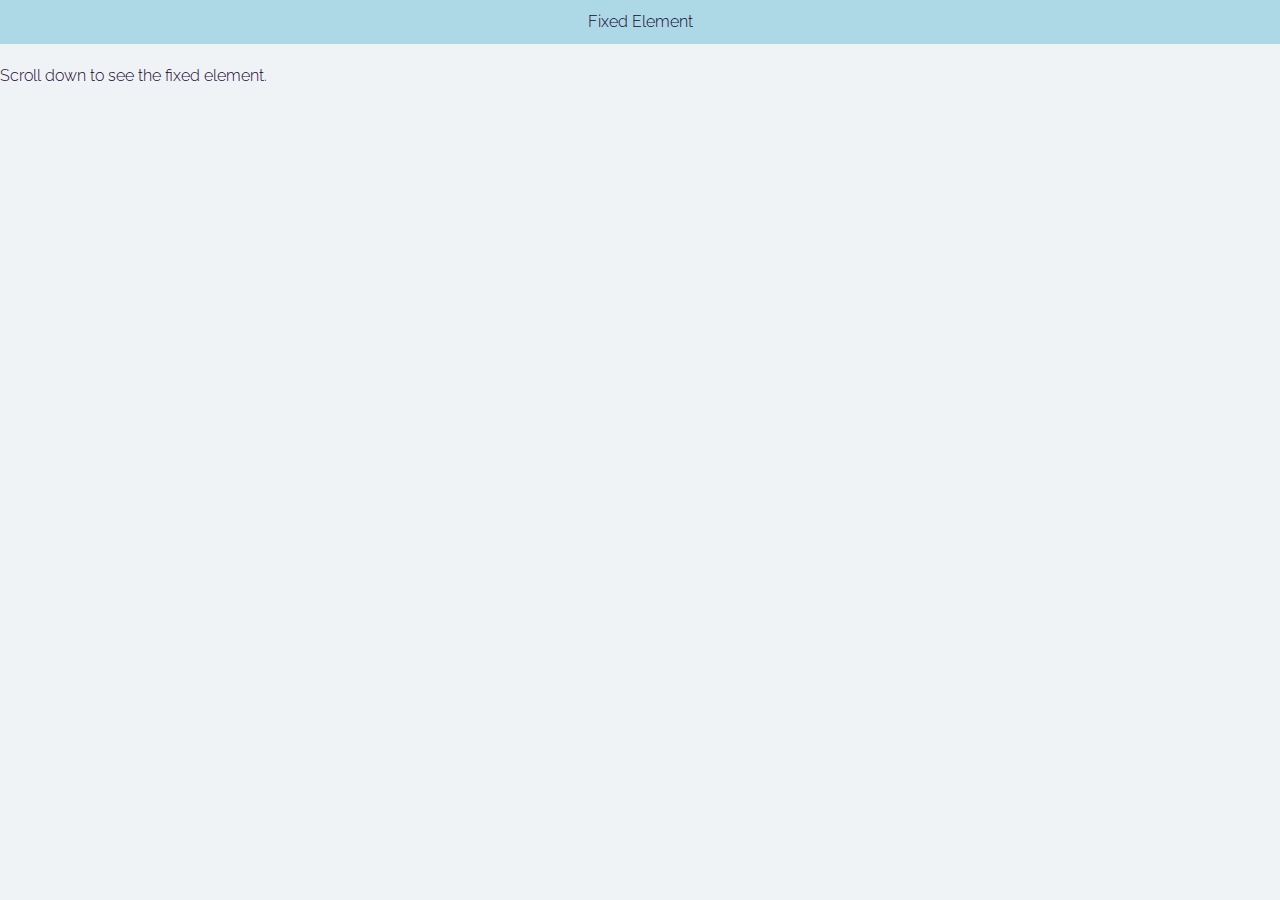
<file: experience.html>
<!DOCTYPE html>
<html lang="es">
<head>
    <meta charset="UTF-8">
    <meta name="viewport" content="width=device-width, initial-scale=1, maximum-scale=1">
    <title>Título de la página</title>
    <!-- Aquí puedes agregar enlaces a tus archivos CSS -->
    <link rel="stylesheet" href="stylesheet.css">
    <link rel="stylesheet" href="project-preview.css">
    <link rel="stylesheet" href="mobile-style.css">
    <link rel="stylesheet" href="modal.css">
    <!-- fonts -->
    <link rel="preconnect" href="https://fonts.googleapis.com">
    <link rel="preconnect" href="https://fonts.gstatic.com" crossorigin>
    <link href="https://fonts.googleapis.com/css2?family=Raleway:ital,wght@0,100..900;1,100..900&family=Space+Mono:ital,wght@0,400;0,700;1,400;1,700&display=swap" rel="stylesheet">
    <!-- También puedes agregar enlaces a tus archivos JavaScript -->
    <!-- <script src="script.js"></script> -->
</head>
<body>
    <div class="fixed-element">
        Fixed Element
    </div>
    <div class="content">
        Scroll down to see the fixed element.
    </div>

</body>
</html>
</file>
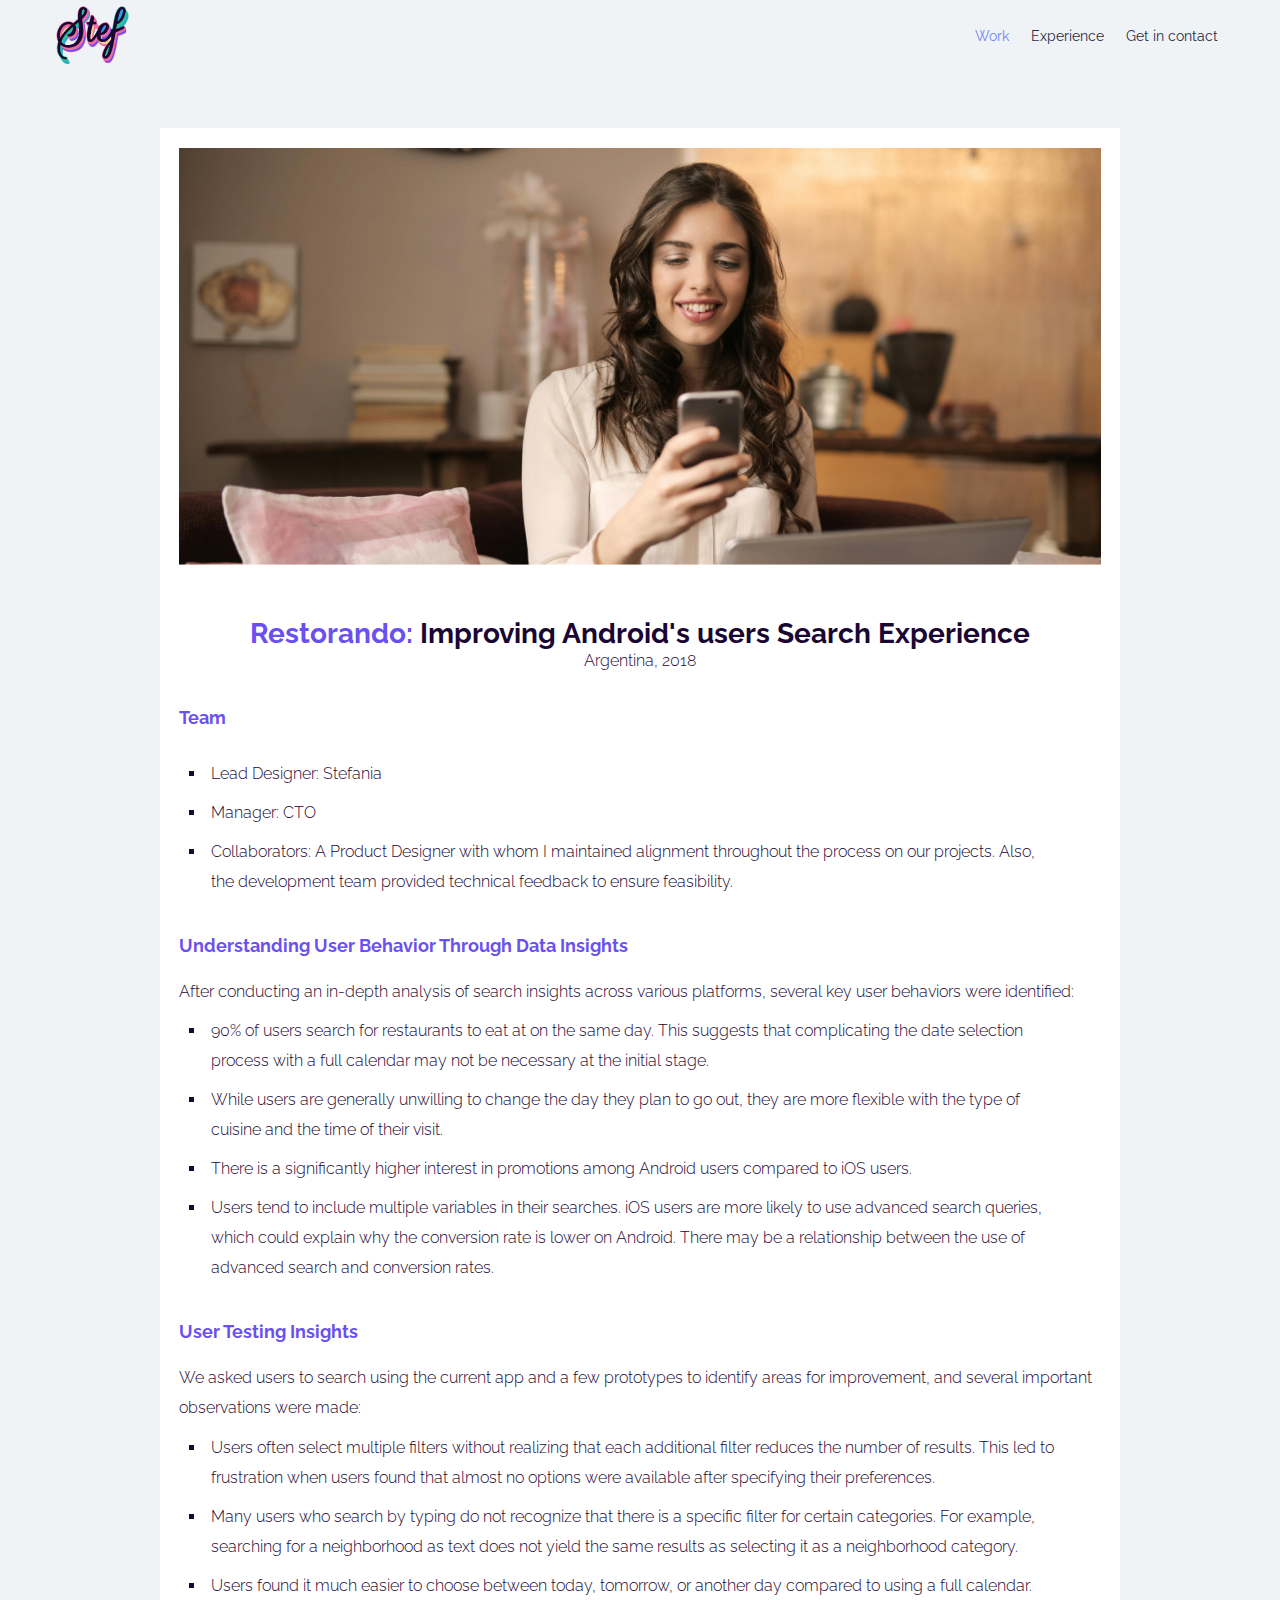
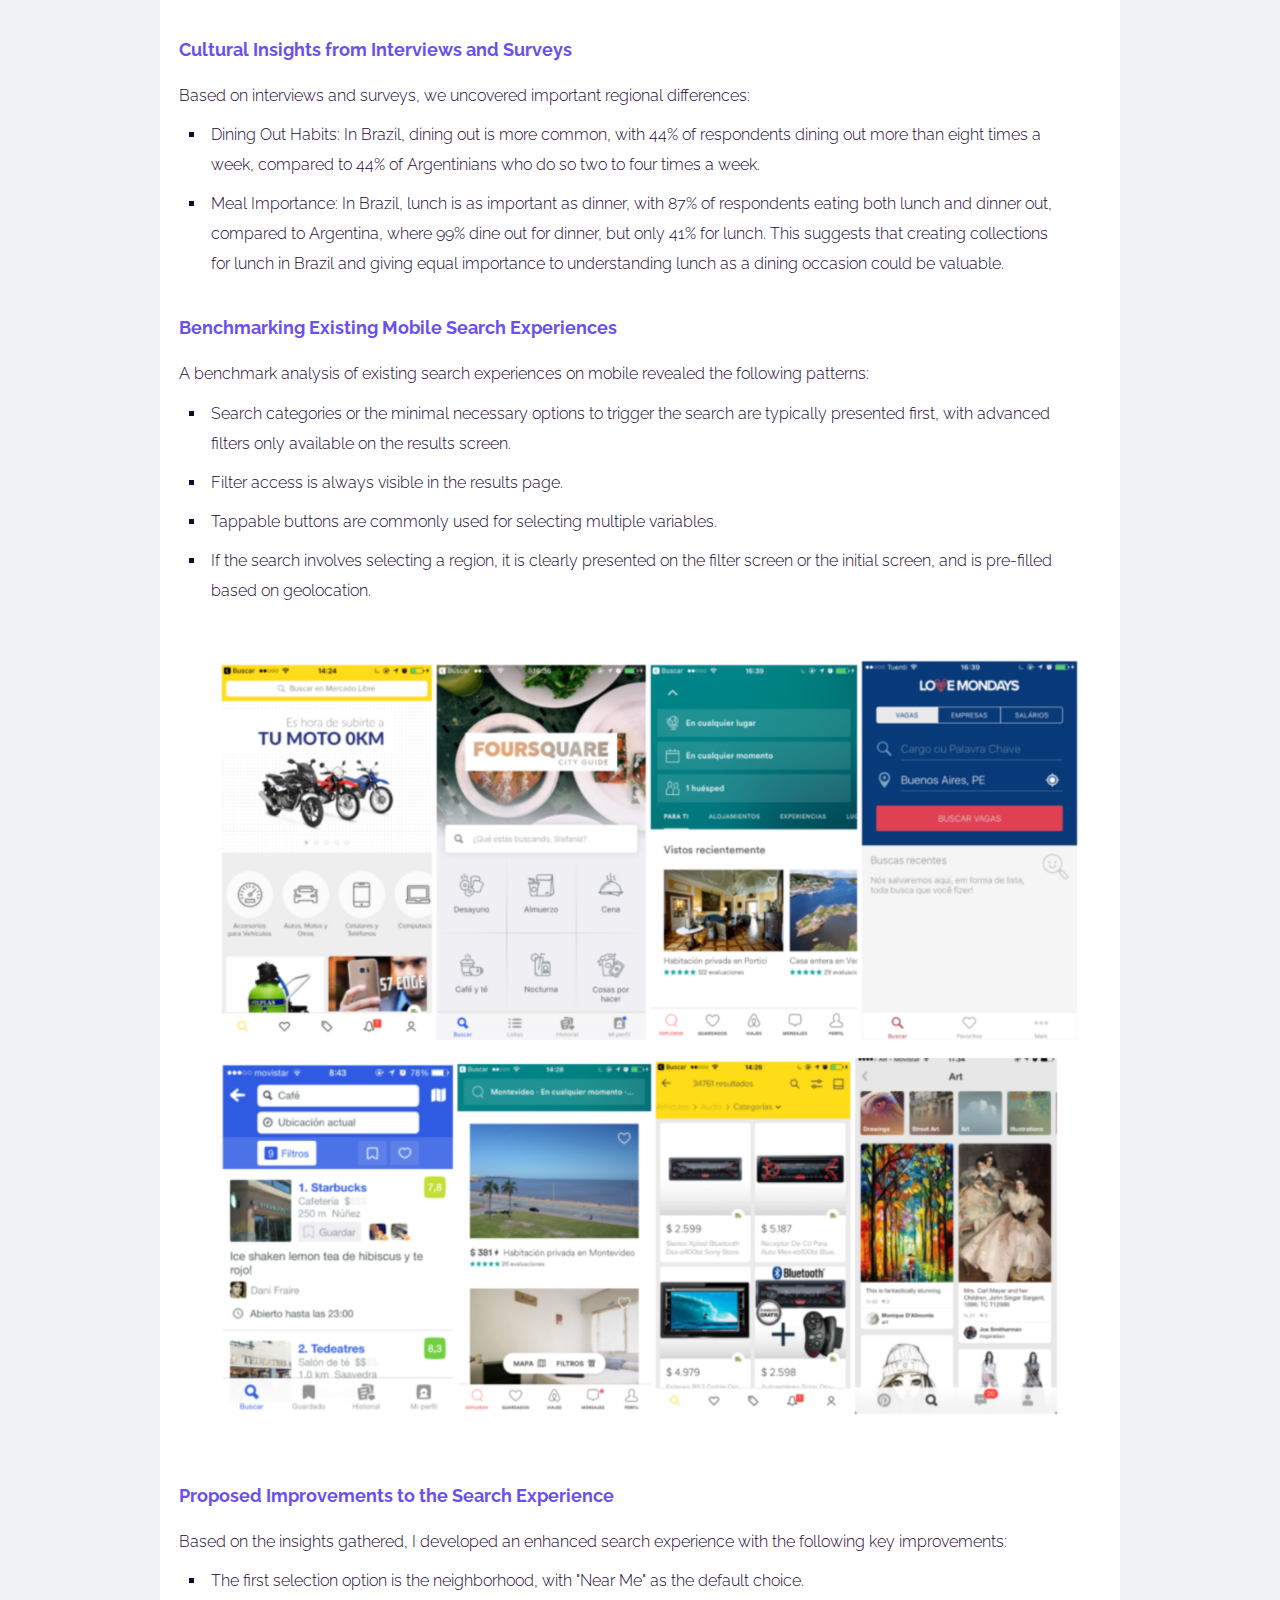
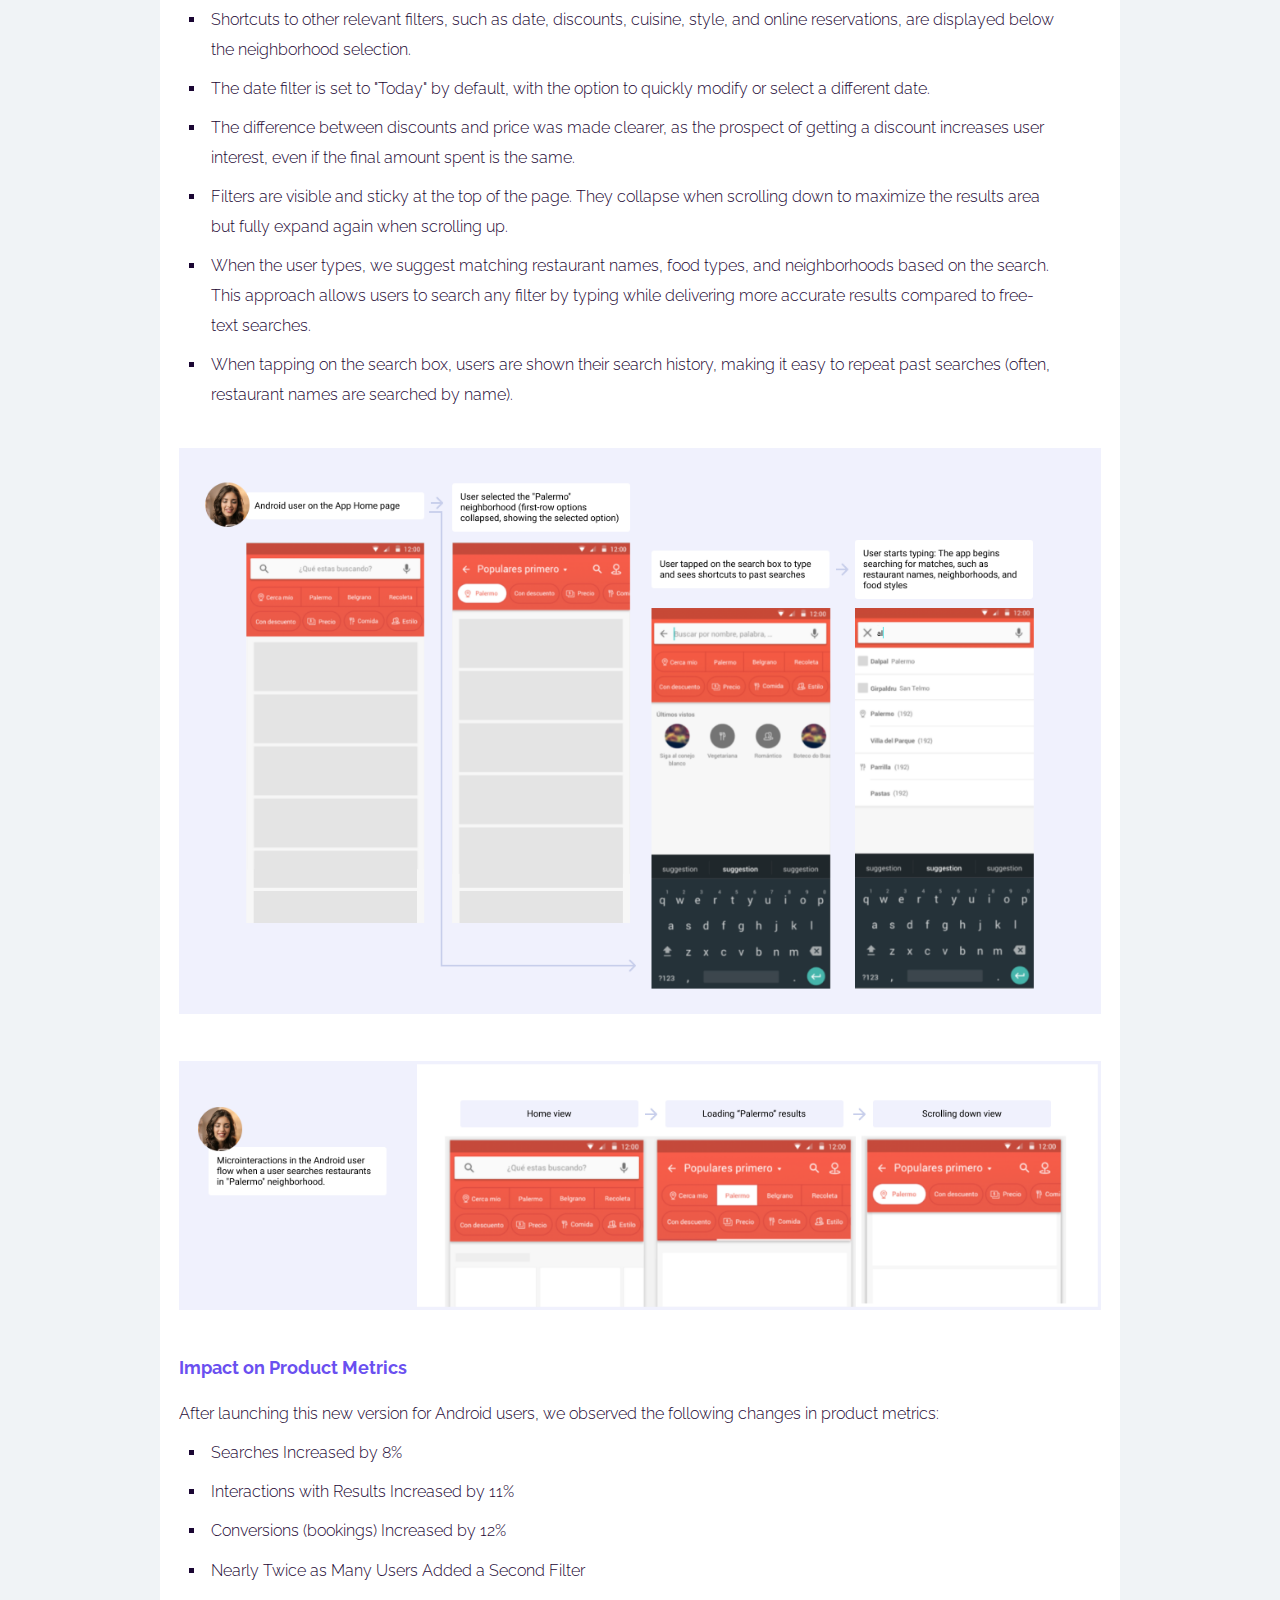
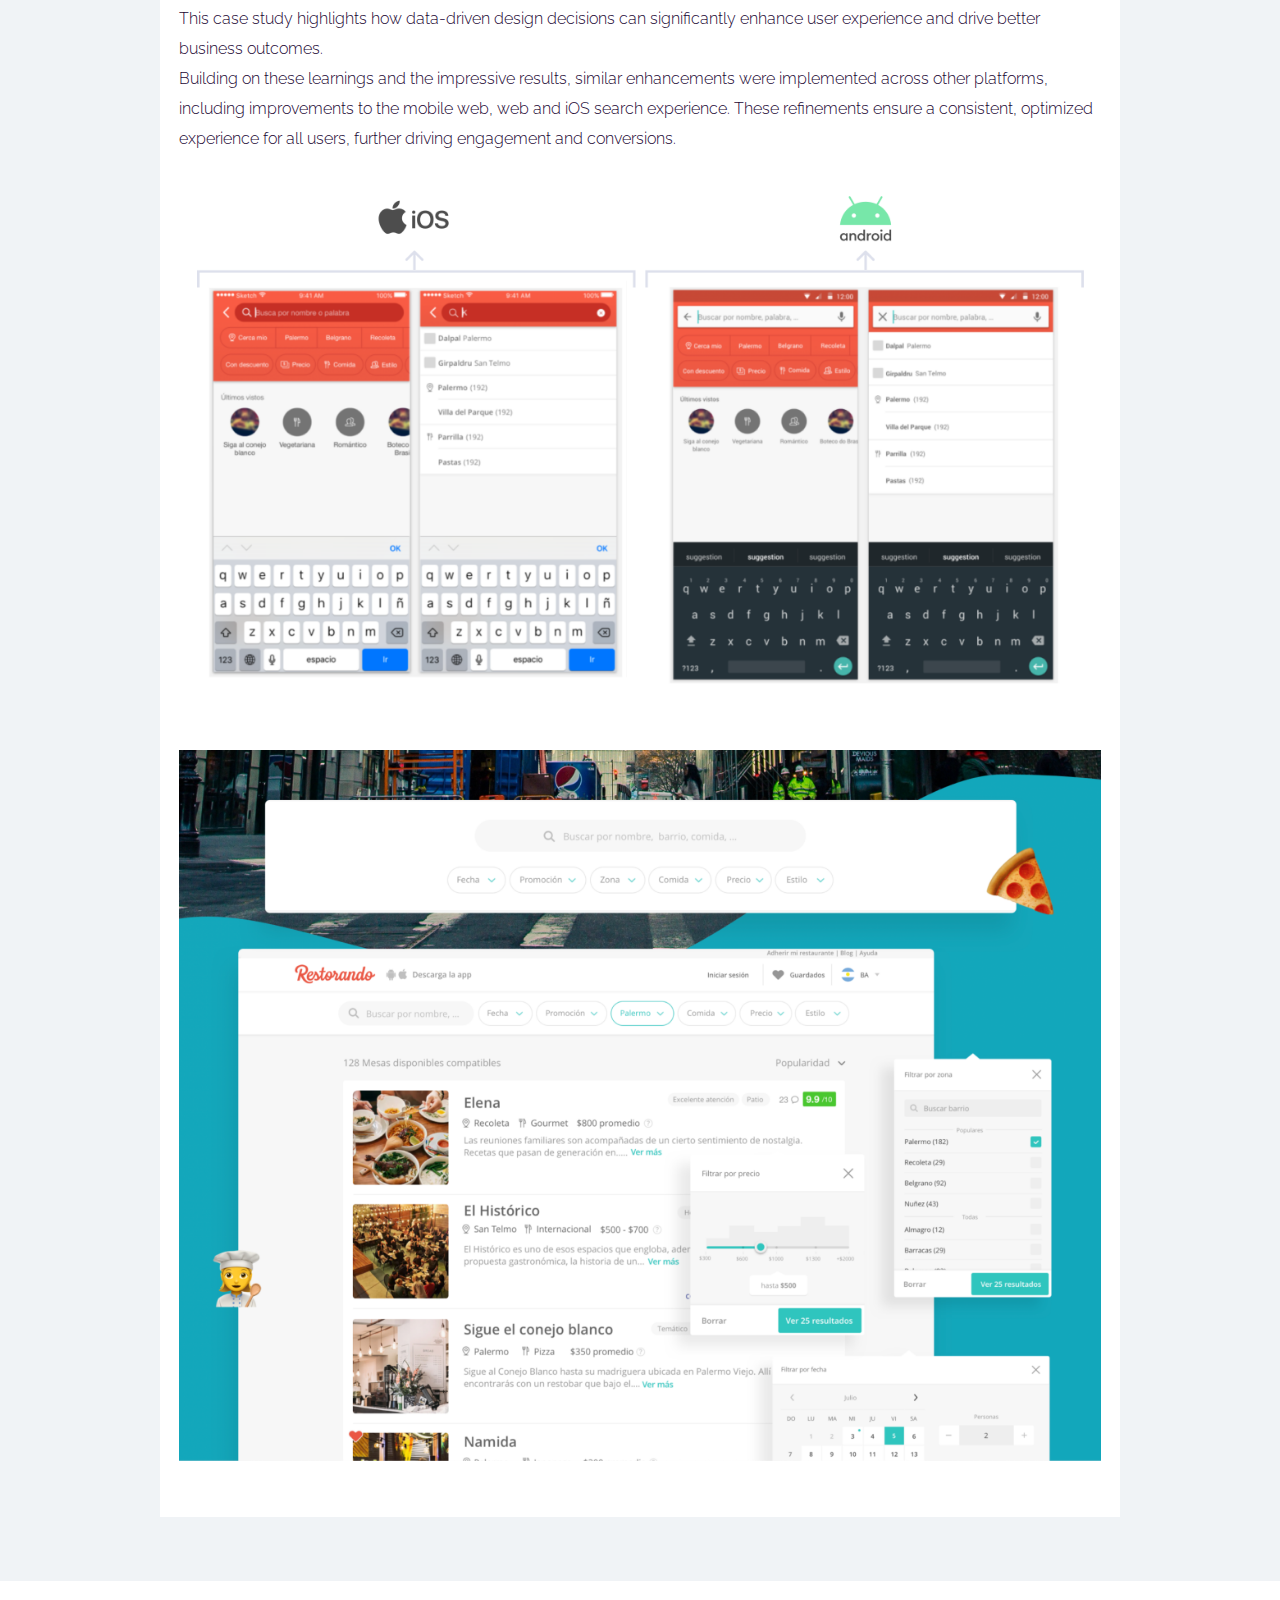
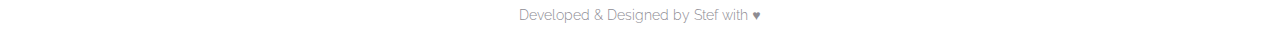
<file: project-androidsearch.html>
<!DOCTYPE html>
<html lang="es">
<head>
    <script async src="https://www.googletagmanager.com/gtag/js?id=G-R8P01XBKVN"></script>
    <script>
      window.dataLayer = window.dataLayer || [];
      function gtag(){dataLayer.push(arguments);}
      gtag('js', new Date());

      gtag('config', 'G-R8P01XBKVN');
    </script>

    <meta charset="UTF-8">
    <title>Stefania Spangenberg</title>
    <link rel="stylesheet" href="stylesheet.css">
    <link rel="stylesheet" href="project-preview.css">
    <link rel="stylesheet" href="mobile-style.css">
    <link rel="stylesheet" href="modal.css">
    <link rel="icon" href="img/favicon.ico" type="image/x-icon">
    <meta name="viewport" content="width=device-width, initial-scale=1, maximum-scale=1">

    <!-- fonts -->
    <link rel="preconnect" href="https://fonts.googleapis.com">
    <link rel="preconnect" href="https://fonts.gstatic.com" crossorigin>
    <link href="https://fonts.googleapis.com/css2?family=Raleway:ital,wght@0,100..900;1,100..900&family=Space+Mono:ital,wght@0,400;0,700;1,400;1,700&display=swap" rel="stylesheet">
    <!-- Google tag (gtag.js) -->
</head>
<body>
  <div class="projectPage">
    <div class="header">
    <img loading="lazy" srcset="img/logo.png" class="img" onclick="redirectToPage('index.html')"/>
    <div class="menu-options">
      <a href="index.html#seeWork" class="selected">Work</a>
      <!--<a href="process.html" class="unselected">Process</a>-->
      <a href="https://www.linkedin.com/in/stefasp/" target="_blank" class="unselected">Experience</a>
      <a href="#getInContactBox" class="unselected" >Get in contact</a>
    </div>
  </div>
    <div class="full-container">
      <div class="modal-content">
          <div class="modal-text">
              <img src="img/projects/android/cover.png">
              <div class="title">
                  <h1><span class="highlight">Restorando:</span> Improving Android's users Search Experience</h1>
                  <p>Argentina, 2018</p>
              </div>
              <h2>Team</h2>
              <ul>
                <li>Lead Designer: Stefania</li>
                <li>Manager: CTO</li>
                <li>Collaborators: A Product Designer with whom I maintained alignment throughout the process on our projects. Also, the development team provided technical feedback to ensure feasibility.</li>
              </ul>
              <h2>Understanding User Behavior Through Data Insights</h2>
              <p>After conducting an in-depth analysis of search insights across various platforms, several key user behaviors were identified:</p>
              <ul>
                <li>90% of users search for restaurants to eat at on the same day. This suggests that complicating the date selection process with a full calendar may not be necessary at the initial stage.</li>
                <li>While users are generally unwilling to change the day they plan to go out, they are more flexible with the type of cuisine and the time of their visit.</li>
                <li>There is a significantly higher interest in promotions among Android users compared to iOS users.</li>
                <li>Users tend to include multiple variables in their searches. iOS users are more likely to use advanced search queries, which could explain why the conversion rate is lower on Android. There may be a relationship between the use of advanced search and conversion rates.</li>
              </ul>
              
              <h2>User Testing Insights</h2>
              <p>We asked users to search using the current app and a few prototypes to identify areas for improvement, and several important observations were made:</p>
              <ul>
                <li>Users often select multiple filters without realizing that each additional filter reduces the number of results. This led to frustration when users found that almost no options were available after specifying their preferences.</li>
                <li>Many users who search by typing do not recognize that there is a specific filter for certain categories. For example, searching for a neighborhood as text does not yield the same results as selecting it as a neighborhood category.</li>
                <li>Users found it much easier to choose between today, tomorrow, or another day compared to using a full calendar.</li>
              </ul>

              <h2>Cultural Insights from Interviews and Surveys</h2>
              <p>Based on interviews and surveys, we uncovered important regional differences:</p>
              <ul>
                <li>Dining Out Habits: In Brazil, dining out is more common, with 44% of respondents dining out more than eight times a week, compared to 44% of Argentinians who do so two to four times a week.</li>
                <li>Meal Importance: In Brazil, lunch is as important as dinner, with 87% of respondents eating both lunch and dinner out, compared to Argentina, where 99% dine out for dinner, but only 41% for lunch. This suggests that creating collections for lunch in Brazil and giving equal importance to understanding lunch as a dining occasion could be valuable.</li>
              </ul>              
              <h2>Benchmarking Existing Mobile Search Experiences</h2>
              <p>A benchmark analysis of existing search experiences on mobile revealed the following patterns:</p>
              <ul>
                <li>Search categories or the minimal necessary options to trigger the search are typically presented first, with advanced filters only available on the results screen.</li>
                <li>Filter access is always visible in the results page.</li>
                <li>Tappable buttons are commonly used for selecting multiple variables.</li>
                <li>If the search involves selecting a region, it is clearly presented on the filter screen or the initial screen, and is pre-filled based on geolocation.</li>
              </ul>
              <img src="img/projects/android/benchmark.png">
              <h2>Proposed Improvements to the Search Experience</h2>
              <p>Based on the insights gathered, I developed an enhanced search experience with the following key improvements:</p>
              <ul>
                <li>The first selection option is the neighborhood, with "Near Me" as the default choice.</li>
                <li>Shortcuts to other relevant filters, such as date, discounts, cuisine, style, and online reservations, are displayed below the neighborhood selection.</li>
                <li>The date filter is set to "Today" by default, with the option to quickly modify or select a different date.</li>
                <li>The difference between discounts and price was made clearer, as the prospect of getting a discount increases user interest, even if the final amount spent is the same.</li>
                <li>Filters are visible and sticky at the top of the page. They collapse when scrolling down to maximize the results area but fully expand again when scrolling up.</li>
                <li>When the user types, we suggest matching restaurant names, food types, and neighborhoods based on the search. This approach allows users to search any filter by typing while delivering more accurate results compared to free-text searches.</li>
                <li>When tapping on the search box, users are shown their search history, making it easy to repeat past searches (often, restaurant names are searched by name).</li>
              </ul>
              <img src="img/projects/android/flow.png"/>
              <img src="img/projects/android/microinteractions.png"/>
              <h2>Impact on Product Metrics</h2>
              <p>After launching this new version for Android users, we observed the following changes in product metrics:</p>
              <ul>
                <li>Searches Increased by 8%</li>
                <li>Interactions with Results Increased by 11%</li>
                <li>Conversions (bookings) Increased by 12%</li>
                <li>Nearly Twice as Many Users Added a Second Filter</li>
              </ul>
              <p>This case study highlights how data-driven design decisions can significantly enhance user experience and drive better business outcomes.</p>
              <p>Building on these learnings and the impressive results, similar enhancements were implemented across other platforms, including improvements to the mobile web, web and iOS search experience. These refinements ensure a consistent, optimized experience for all users, further driving engagement and conversions.</p>
              <img src="img/projects/android/vsios.png"/>
              <img src="img/projects/android/web.png"/>
          </div>
      </div>
    </div>
  </div>
  <div class="footer">Developed & Designed by Stef with ♥</div>

<script src="redirect.js"></script>
</body>
</html>
</file>
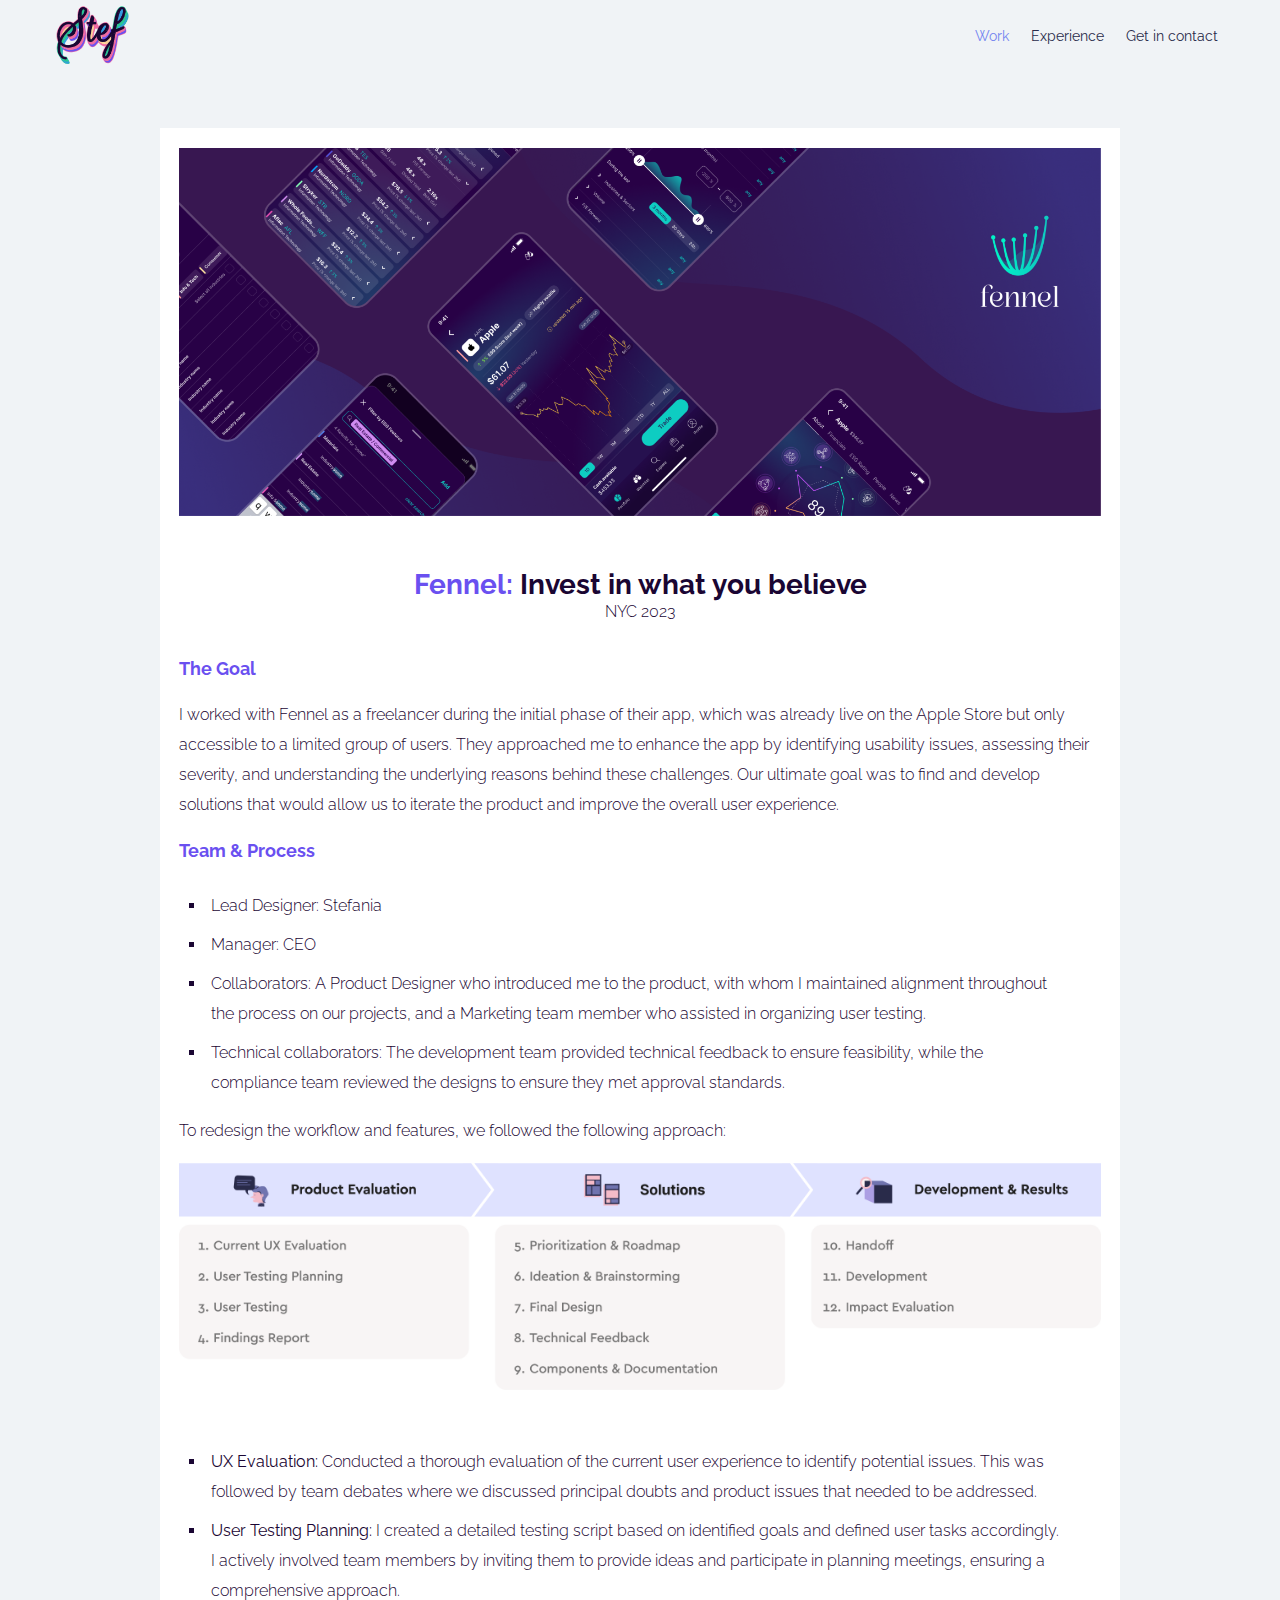
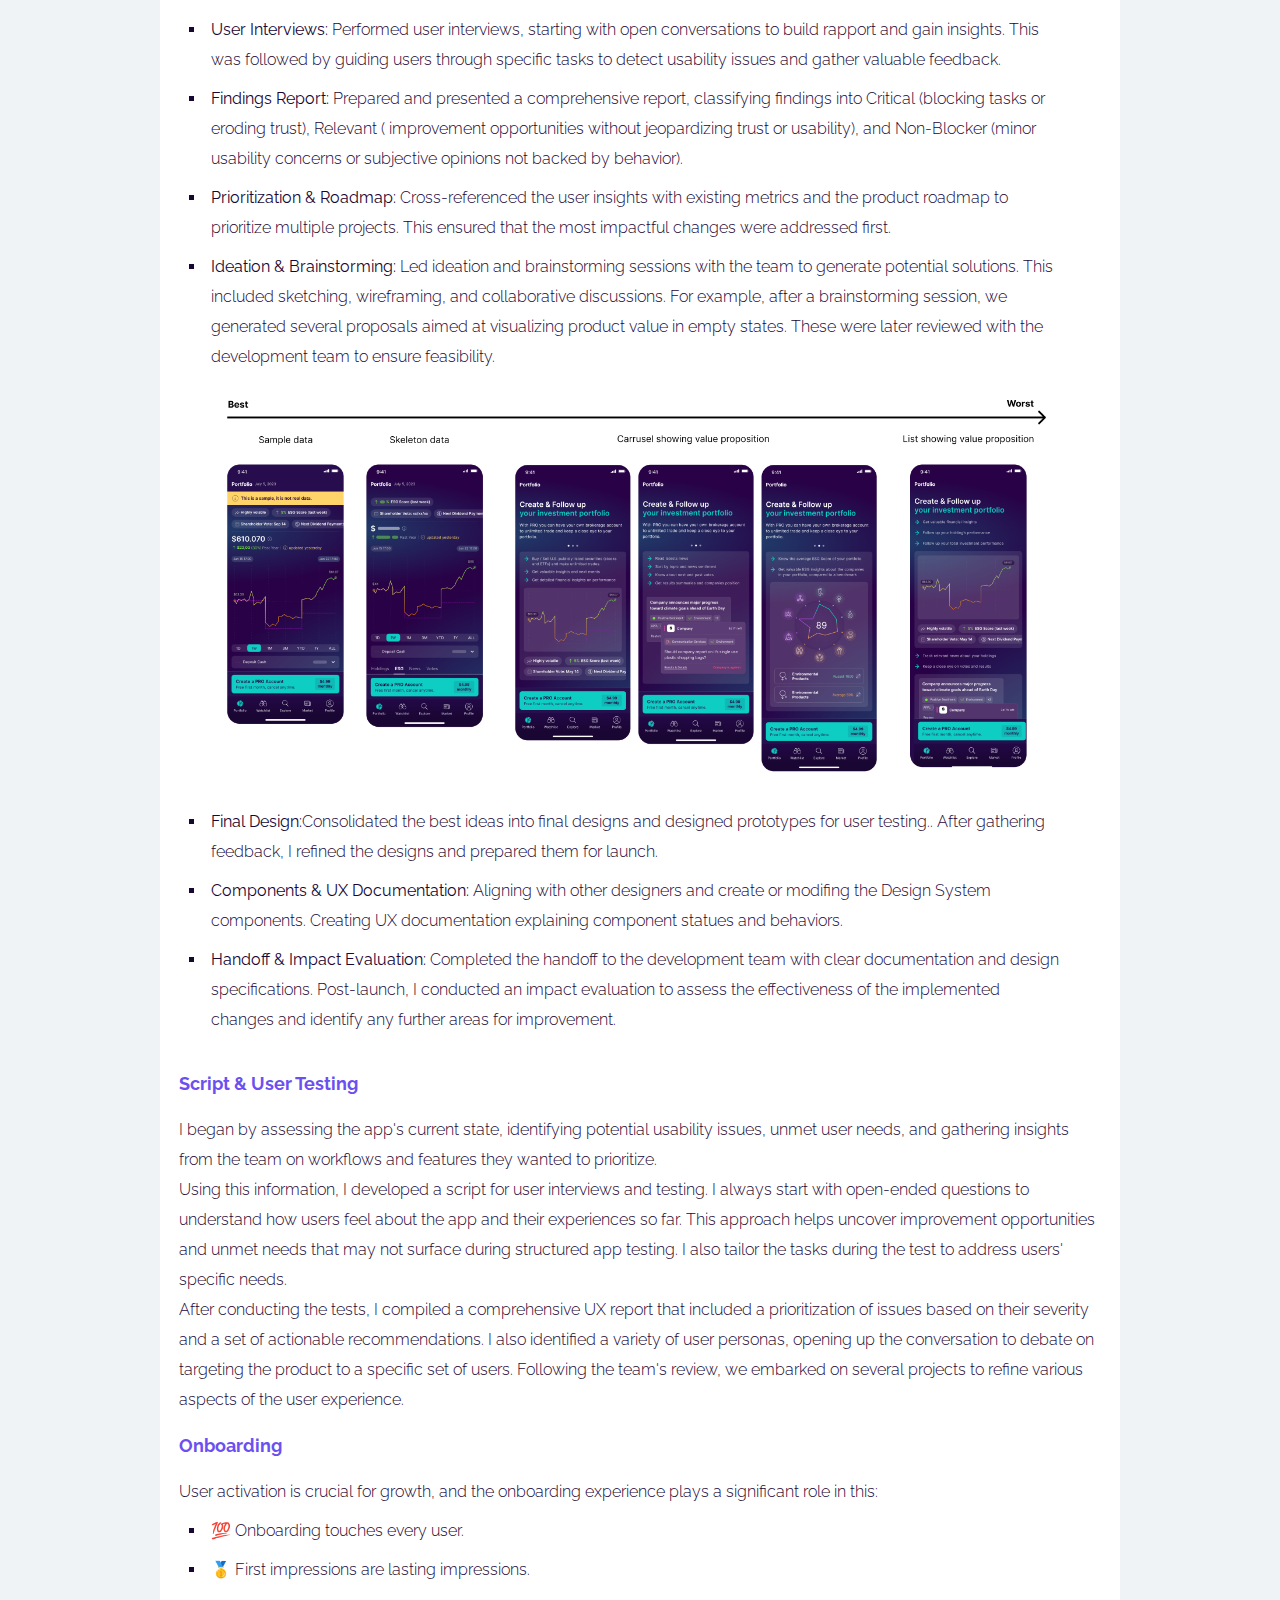
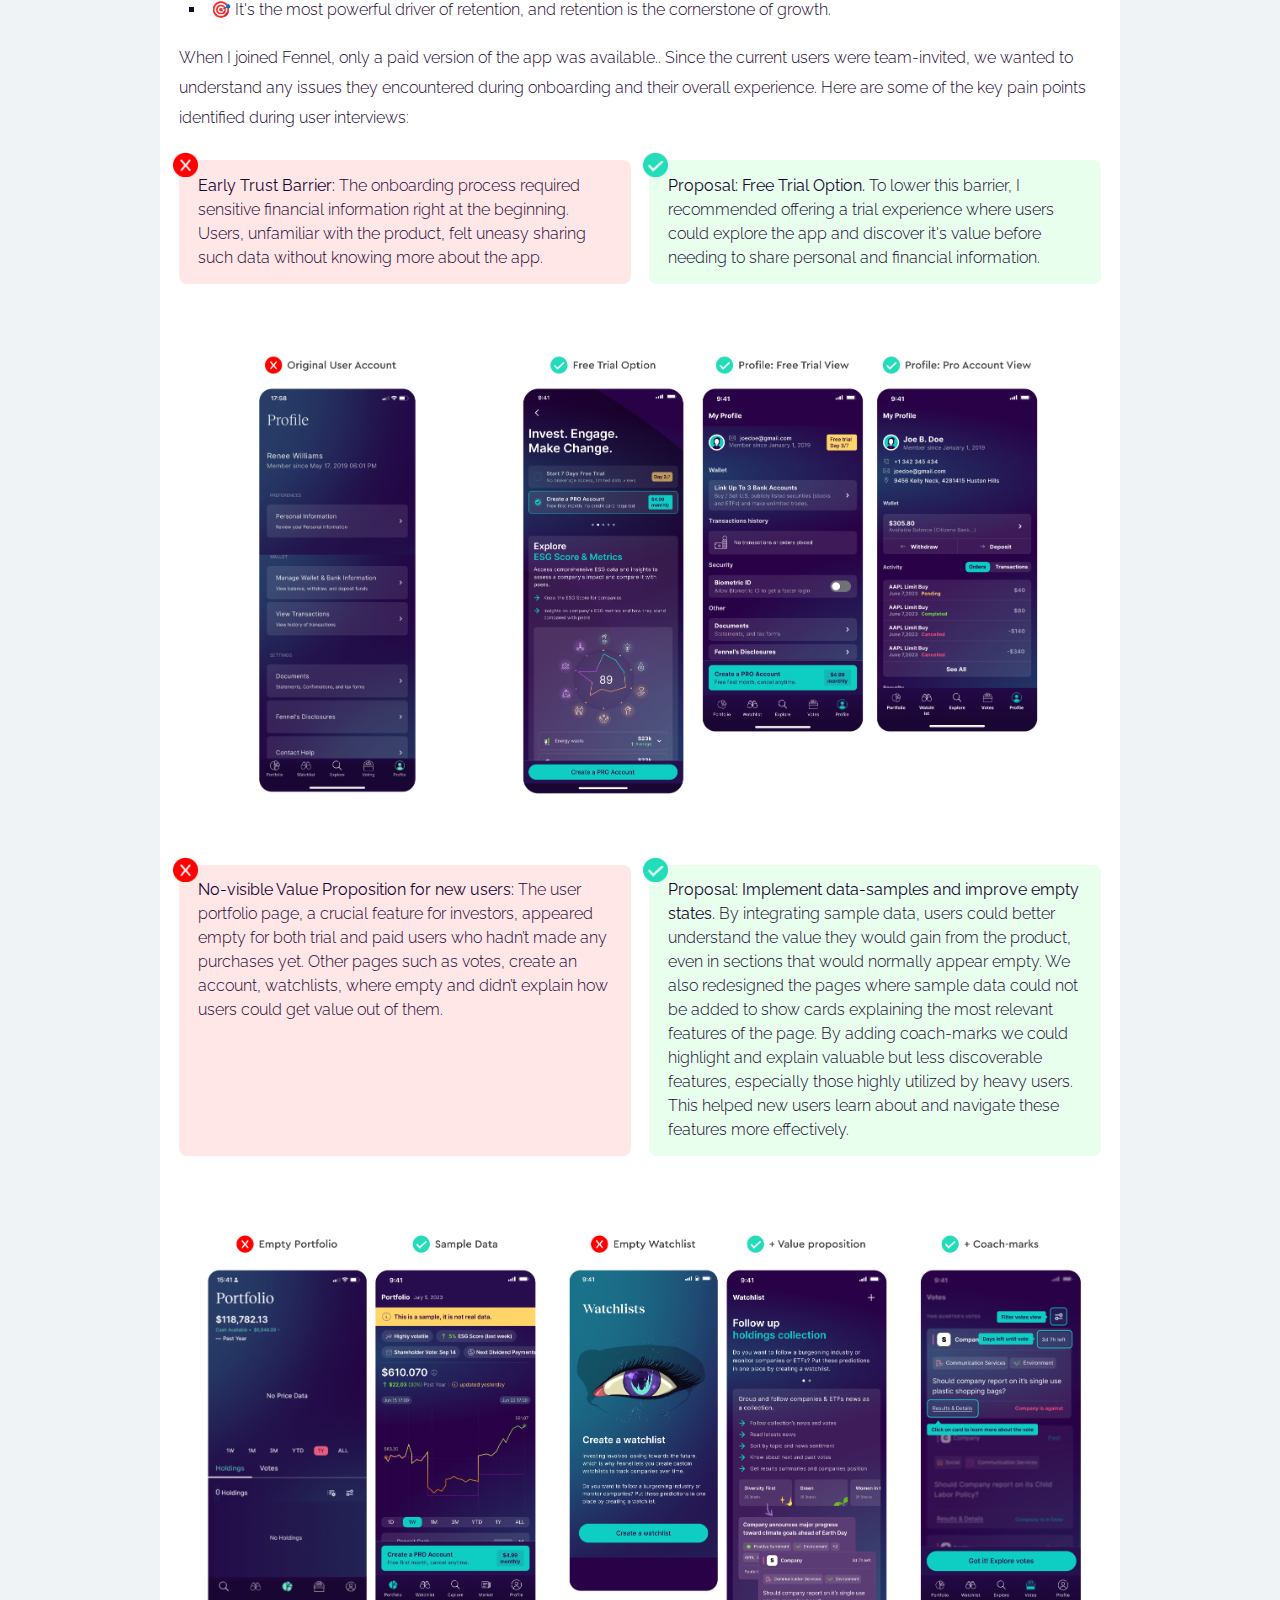
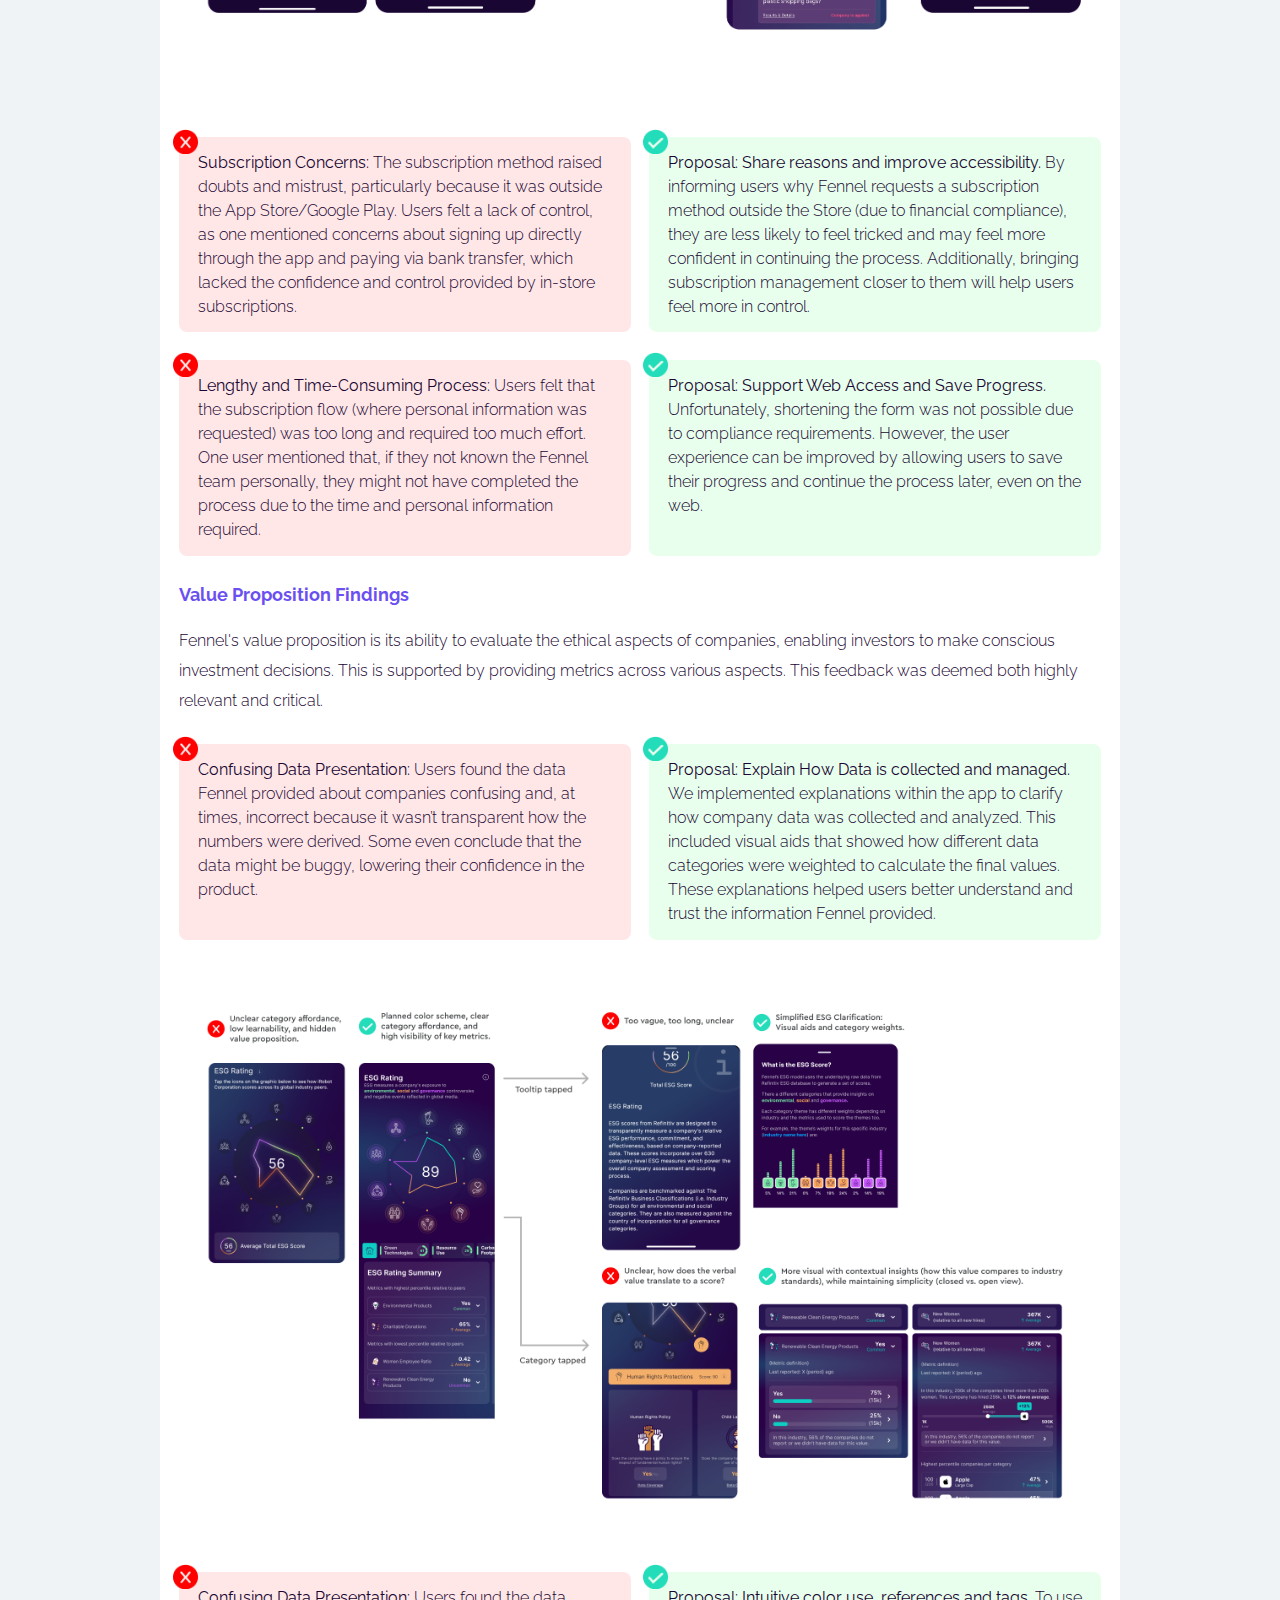
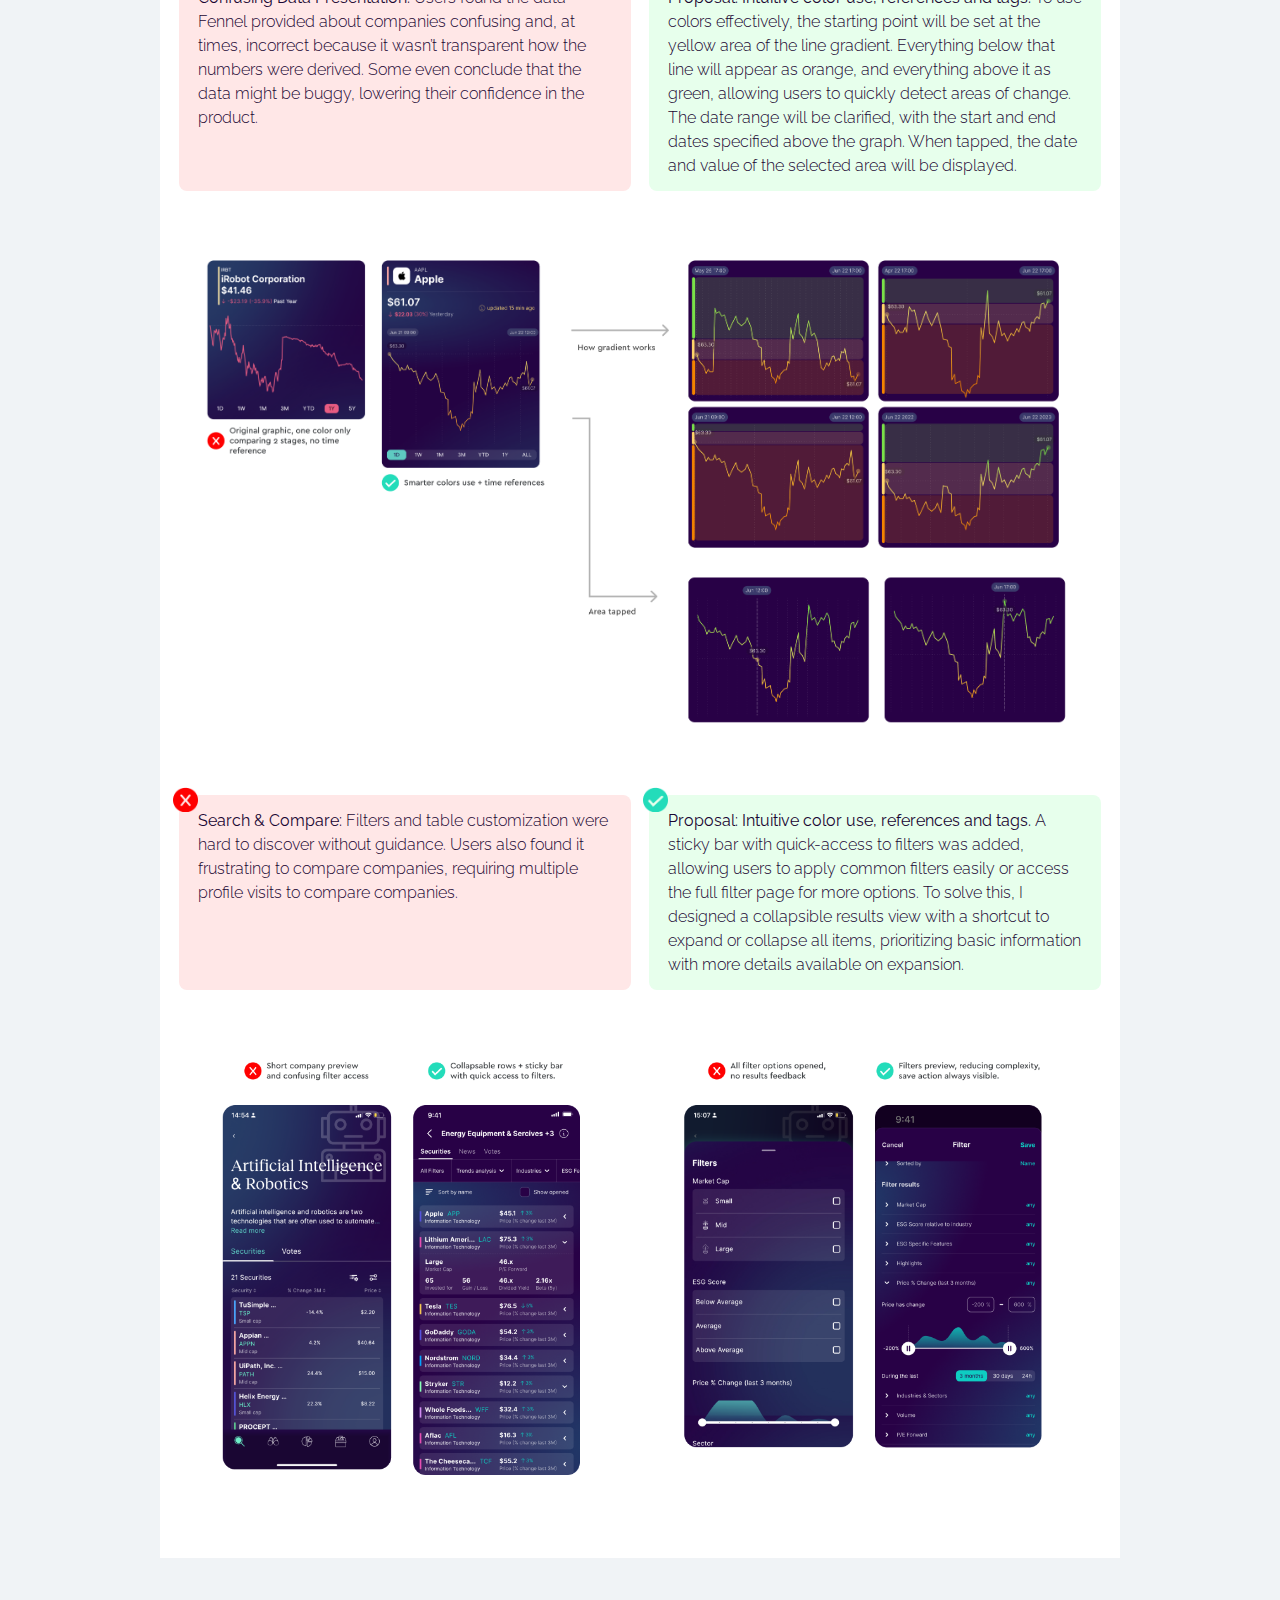
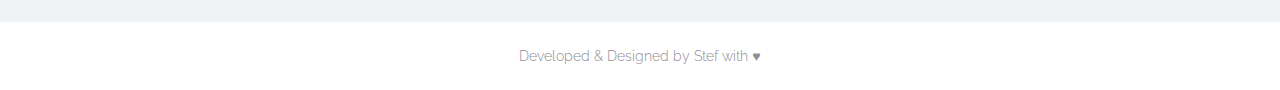
<file: project-fennel.html>
<!DOCTYPE html>
<html lang="es">
<head>
    <script async src="https://www.googletagmanager.com/gtag/js?id=G-R8P01XBKVN"></script>
    <script>
      window.dataLayer = window.dataLayer || [];
      function gtag(){dataLayer.push(arguments);}
      gtag('js', new Date());

      gtag('config', 'G-R8P01XBKVN');
    </script>

    <meta charset="UTF-8">
    <title>Stefania Spangenberg</title>
    <link rel="stylesheet" href="stylesheet.css">
    <link rel="stylesheet" href="project-preview.css">
    <link rel="stylesheet" href="mobile-style.css">
    <link rel="stylesheet" href="modal.css">
    <link rel="icon" href="img/favicon.ico" type="image/x-icon">
    <meta name="viewport" content="width=device-width, initial-scale=1, maximum-scale=1">

    <!-- fonts -->
    <link rel="preconnect" href="https://fonts.googleapis.com">
    <link rel="preconnect" href="https://fonts.gstatic.com" crossorigin>
    <link href="https://fonts.googleapis.com/css2?family=Raleway:ital,wght@0,100..900;1,100..900&family=Space+Mono:ital,wght@0,400;0,700;1,400;1,700&display=swap" rel="stylesheet">
    <!-- Google tag (gtag.js) -->
</head>
<body>
<div class="projectPage">
  <div class="header">
    <img loading="lazy" srcset="img/logo.png" class="img" onclick="redirectToPage('index.html')"/>
    <div class="menu-options">
      <a href="index.html#seeWork" class="selected">Work</a>
      <!--<a href="process.html" class="unselected">Process</a>-->
      <a href="https://www.linkedin.com/in/stefasp/" target="_blank" class="unselected">Experience</a>
      <a href="#getInContactBox" class="unselected" >Get in contact</a>
    </div>
  </div>
  <div class="full-container">
      <div class="modal-content">
          <div class="modal-text">
            <img src="img/projects/fennel/cover.png"/>
            <div class="title">
                <h1><span class="highlight">Fennel:</span> Invest in what you believe</h1>
                <p>NYC 2023</p>
            </div>

            <h2>The Goal</h2>
            <p>I worked with Fennel as a freelancer during the initial phase of their app, which was already live on the Apple Store but only accessible to a limited group of users. They approached me to enhance the app by identifying usability issues, assessing their severity, and understanding the underlying reasons behind these challenges. Our ultimate goal was to find and develop solutions that would allow us to iterate the product and improve the overall user experience.</p>

            <h2>Team & Process</h2>
            <ul>
              <li>Lead Designer: Stefania</li>
              <li>Manager: CEO</li>
              <li>Collaborators: A Product Designer who introduced me to the product, with whom I maintained alignment throughout the process on our projects, and a Marketing team member who assisted in organizing user testing.</li>
              <li>Technical collaborators: The development team provided technical feedback to ensure feasibility, while the compliance team reviewed the designs to ensure they met approval standards.</li>
            </ul>

            <p>To redesign the workflow and features, we followed the following approach:</p>
            <div class="img-half"><img src="img/projects/fennel/00.png"/></div> <br/>
            <ul>
              <li><strong>UX Evaluation:</strong> Conducted a thorough evaluation of the current user experience to identify potential issues. This was followed by team debates where we discussed principal doubts and product issues that needed to be addressed.</li>
              <li><strong>User Testing Planning:</strong> I created a detailed testing script based on identified goals and defined user tasks accordingly. I actively involved team members by inviting them to provide ideas and participate in planning meetings, ensuring a comprehensive approach.</li>
              <li><strong>User Interviews:</strong> Performed user interviews, starting with open conversations to build rapport and gain insights. This was followed by guiding users through specific tasks to detect usability issues and gather valuable feedback.</li>
              <li><strong>Findings Report:</strong> Prepared and presented a comprehensive report, classifying findings into Critical (blocking tasks or eroding trust), Relevant ( improvement opportunities without jeopardizing trust or usability), and Non-Blocker (minor usability concerns or subjective opinions not backed by behavior).</li>
              <li><strong>Prioritization & Roadmap:</strong> Cross-referenced the user insights with existing metrics and the product roadmap to prioritize multiple projects. This ensured that the most impactful changes were addressed first.</li>
              <li><strong>Ideation & Brainstorming:</strong> Led ideation and brainstorming sessions with the team to generate potential solutions. This included sketching, wireframing, and collaborative discussions. For example, after a brainstorming session, we generated several proposals aimed at visualizing product value in empty states. These were later reviewed with the development team to ensure feasibility.
                <img src="img/projects/fennel/02-2.png"/>
              </li>
              <li><strong>Final Design:</strong>Consolidated the best ideas into final designs and designed prototypes for user testing.. After gathering feedback, I refined the designs and prepared them for launch.</li>
              <li><strong>Components & UX Documentation:</strong> Aligning with other designers and create or modifing the Design System components. Creating UX documentation explaining component statues and behaviors.</li>
              <li><strong>Handoff & Impact Evaluation:</strong> Completed the handoff to the development team with clear documentation and design specifications. Post-launch, I conducted an impact evaluation to assess the effectiveness of the implemented changes and identify any further areas for improvement.</li>
            </ul>

            <h2>Script & User Testing</h2>
            <p>I began by assessing the app's current state, identifying potential usability issues, unmet user needs, and gathering insights from the team on workflows and features they wanted to prioritize.</p>
            <p>Using this information, I developed a script for user interviews and testing. I always start with open-ended questions to understand how users feel about the app and their experiences so far. This approach helps uncover improvement opportunities and unmet needs that may not surface during structured app testing. I also tailor the tasks during the test to address users' specific needs.</p>
            <p>After conducting the tests, I compiled a comprehensive UX report that included a prioritization of issues based on their severity and a set of actionable recommendations. I also identified a variety of user personas, opening up the conversation to debate on targeting the product to a specific set of users. Following the team's review, we embarked on several projects to refine various aspects of the user experience.</p>


            <h2>Onboarding</h2>
            <p>User activation is crucial for growth, and the onboarding experience plays a significant role in this:</p>
            <ul>
              <li>💯 Onboarding touches every user.</li>
              <li>🥇 First impressions are lasting impressions.</li>
              <li>🎯 It's the most powerful driver of retention, and retention is the cornerstone of growth.</li>
            </ul>
            <p>When I joined Fennel, only a paid version of the app was available.. Since the current users were team-invited, we wanted to understand any issues they encountered during onboarding and their overall experience. Here are some of the key pain points identified during user interviews:</p>
            
            <div class="work-two-columns">
              <div class="problem"><strong>Early Trust Barrier: </strong>The onboarding process required sensitive financial information right at the beginning. Users, unfamiliar with the product, felt uneasy sharing such data without knowing more about the app. <img src="img/error.png"/></div>
              <div class="solution"><strong>Proposal: Free Trial Option.</strong> To lower this barrier, I recommended offering a trial experience where users could explore the app and discover it's value before needing to share personal and financial information. <img src="img/fix.png"/></div>
            </div>
            <img src="img/projects/fennel/01.png"/>

            <div class="work-two-columns">
              <div class="problem"><strong>No-visible Value Proposition for new users: </strong>The user portfolio page, a crucial feature for investors, appeared empty for both trial and paid users who hadn’t made any purchases yet. Other pages such as votes, create an account, watchlists, where empty and didn’t explain how users could get value out of them. <img src="img/error.png"/></div>
              <div class="solution"><strong>Proposal: Implement data-samples and improve empty states.</strong> By integrating sample data, users could better understand the value they would gain from the product, even in sections that would normally appear empty. We also redesigned the pages where sample data could not be added to show cards explaining the most relevant features of the page. By adding coach-marks we could highlight and explain valuable but less discoverable features, especially those highly utilized by heavy users. This helped new users learn about and navigate these features more effectively. <img src="img/fix.png"/></div>
            </div>
            <img src="img/projects/fennel/02.png"/>

            <div class="work-two-columns">
              <div class="problem"><strong>Subscription Concerns: </strong>The subscription method raised doubts and mistrust, particularly because it was outside the App Store/Google Play. Users felt a lack of control, as one mentioned concerns about signing up directly through the app and paying via bank transfer, which lacked the confidence and control provided by in-store subscriptions.<img src="img/error.png"/></div>
              <div class="solution"><strong>Proposal: Share reasons and improve accessibility. </strong>By informing users why Fennel requests a subscription method outside the Store (due to financial compliance), they are less likely to feel tricked and may feel more confident in continuing the process. Additionally, bringing subscription management closer to them will help users feel more in control.<img src="img/fix.png"/></div>
            </div>

            <div class="work-two-columns">
              <div class="problem"><strong>Lengthy and Time-Consuming Process: </strong>Users felt that the subscription flow (where personal information was requested) was too long and required too much effort. One user mentioned that, if they not known the Fennel team personally, they might not have completed the process due to the time and personal information required.<img src="img/error.png"/></div>
              <div class="solution"><strong>Proposal: Support Web Access and Save Progress.</strong> Unfortunately, shortening the form was not possible due to compliance requirements. However, the user experience can be improved by allowing users to save their progress and continue the process later, even on the web.<img src="img/fix.png"/></div>
            </div>
            <!-- <p>These improvements not only addressed user pain points but also laid a stronger foundation for onboarding as Fennel opened its doors to a wider audience.</p> -->

            <h2>Value Proposition Findings</h2>
            <p>Fennel's value proposition is its ability to evaluate the ethical aspects of companies, enabling investors to make conscious investment decisions. This is supported by providing metrics across various aspects. This feedback was deemed both highly relevant and critical.</p>
            
            <div class="work-two-columns">
              <div class="problem"><strong>Confusing Data Presentation:</strong> Users found the data Fennel provided about companies confusing and, at times, incorrect because it wasn’t transparent how the numbers were derived. Some even conclude that the data might be buggy, lowering their confidence in the product.<img src="img/error.png"/></div>
              <div class="solution"><strong>Proposal: Explain How Data is collected and managed.</strong> We implemented explanations within the app to clarify how company data was collected and analyzed. This included visual aids that showed how different data categories were weighted to calculate the final values. These explanations helped users better understand and trust the information Fennel provided.<img src="img/fix.png"/></div>
            </div>
            <img src="img/projects/fennel/03.png"/>

            <div class="work-two-columns">
              <div class="problem"><strong>Confusing Data Presentation:</strong> Users found the data Fennel provided about companies confusing and, at times, incorrect because it wasn’t transparent how the numbers were derived. Some even conclude that the data might be buggy, lowering their confidence in the product.<img src="img/error.png"/></div>
              <div class="solution"><strong>Proposal: Intuitive color use, references and tags.</strong> To use colors effectively, the starting point will be set at the yellow area of the line gradient. Everything below that line will appear as orange, and everything above it as green, allowing users to quickly detect areas of change. The date range will be clarified, with the start and end dates specified above the graph. When tapped, the date and value of the selected area will be displayed.<img src="img/fix.png"/></div>
            </div>
            <img src="img/projects/fennel/04.png"/>

            <div class="work-two-columns">
              <div class="problem"><strong>Search & Compare: </strong>Filters and table customization were hard to discover without guidance. Users also found it frustrating to compare companies, requiring multiple profile visits to compare companies.<img src="img/error.png"/></div>
              <div class="solution"><strong>Proposal: Intuitive color use, references and tags.</strong> A sticky bar with quick-access to filters was added, allowing users to apply common filters easily or access the full filter page for more options. To solve this, I designed a collapsible results view with a shortcut to expand or collapse all items, prioritizing basic information with more details available on expansion.<img src="img/fix.png"/></div>
            </div>
            <img src="img/projects/fennel/05.png"/>

<!--             <div class="impactSection">
              <h2>Impact & Learnings</h2>
              <p>We strategically rolled out improvements to ensure their impact could be effectively measured. To avoid metric overlap, the free trial was launched first, followed by the sample data, and then the company metric explanations and graph redesign.</p>
              <ul>
                <li><strong>Paid users retention rate</strong> improved by 8% in the first 30 days.</li>
                <li><strong>Sample data interaction</strong> 71% of new users interacted with sample data, leading to a 25% boost in user engagement during the free trial period.</li>
                <li><strong>Conversion rate</strong> from trial to paid subscription increased by 12% after clarifying how data was collected and analyzed, and refining the subscription process.</li>
              </ul>
            </div> -->
        </div>
    </div>
  </div>
</div>
<div class="footer">Developed & Designed by Stef with ♥</div>

<script src="redirect.js"></script>
</body>
</html>
</file>
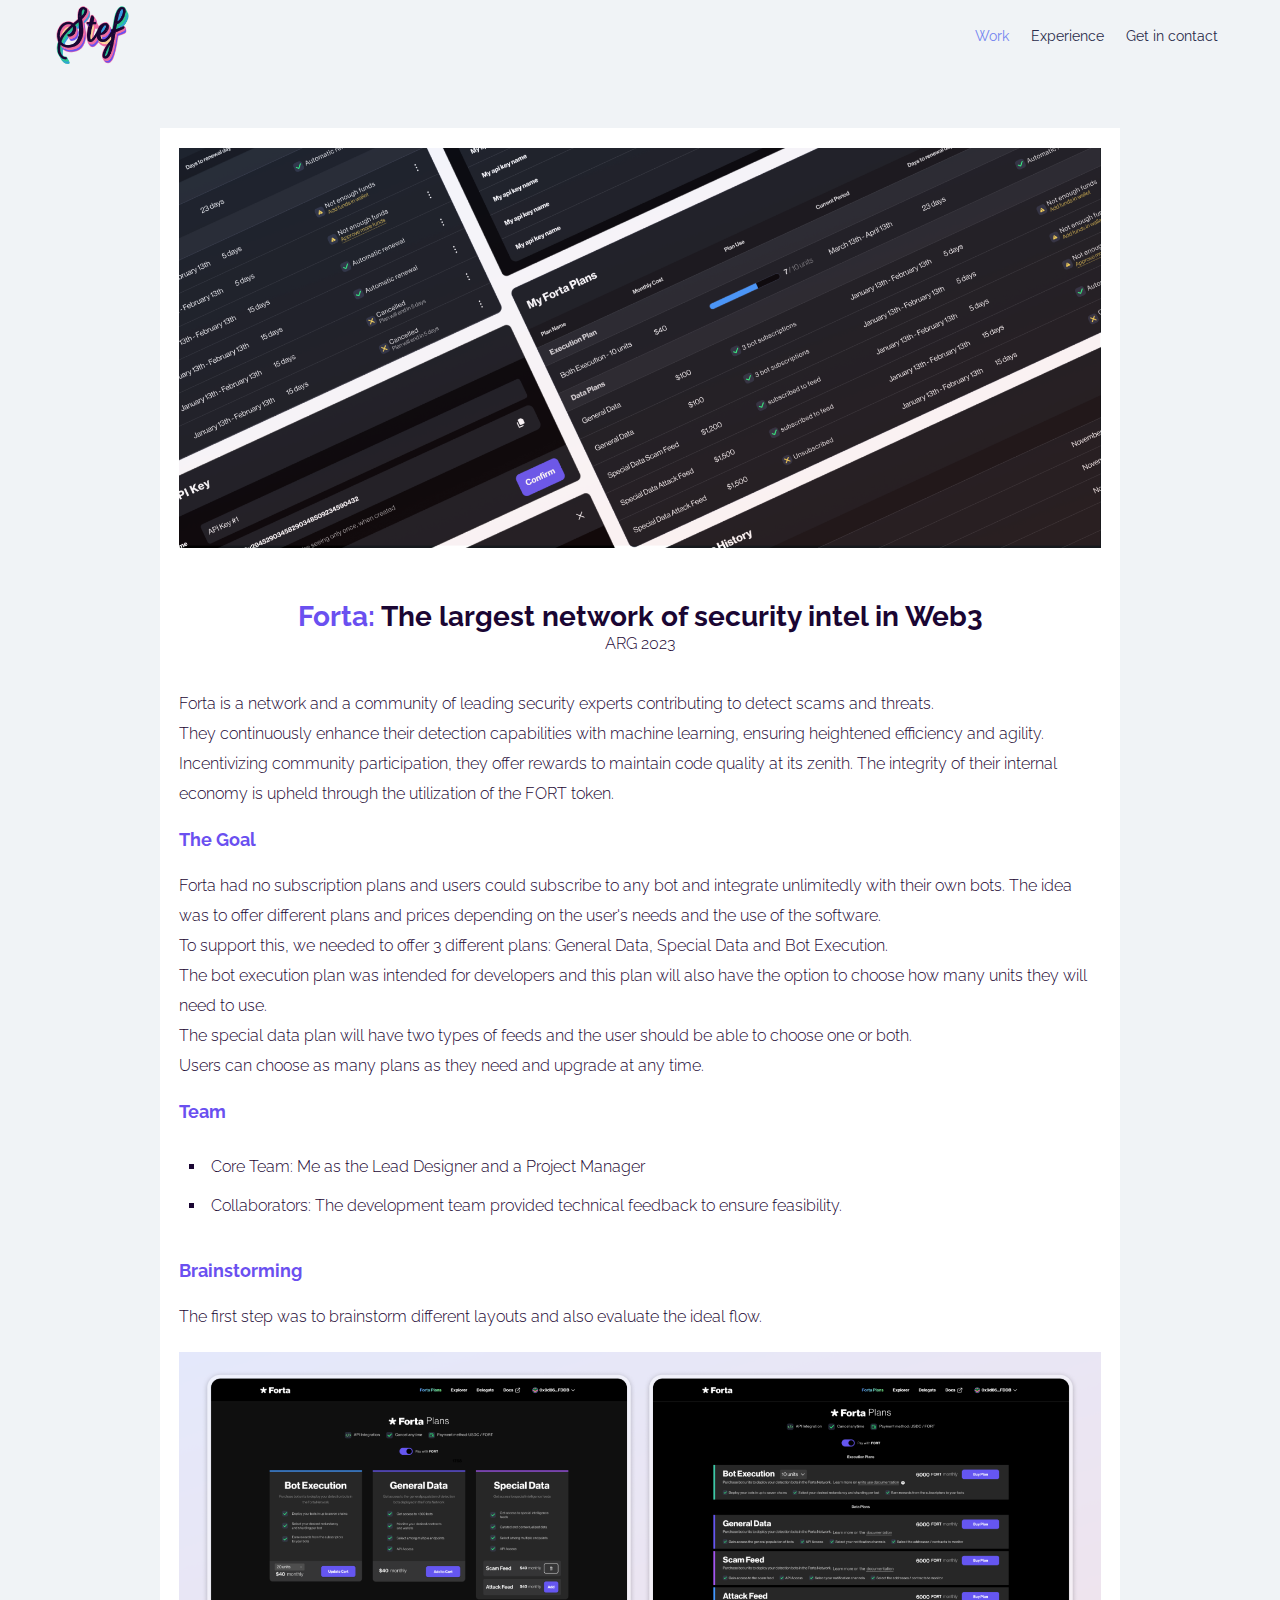
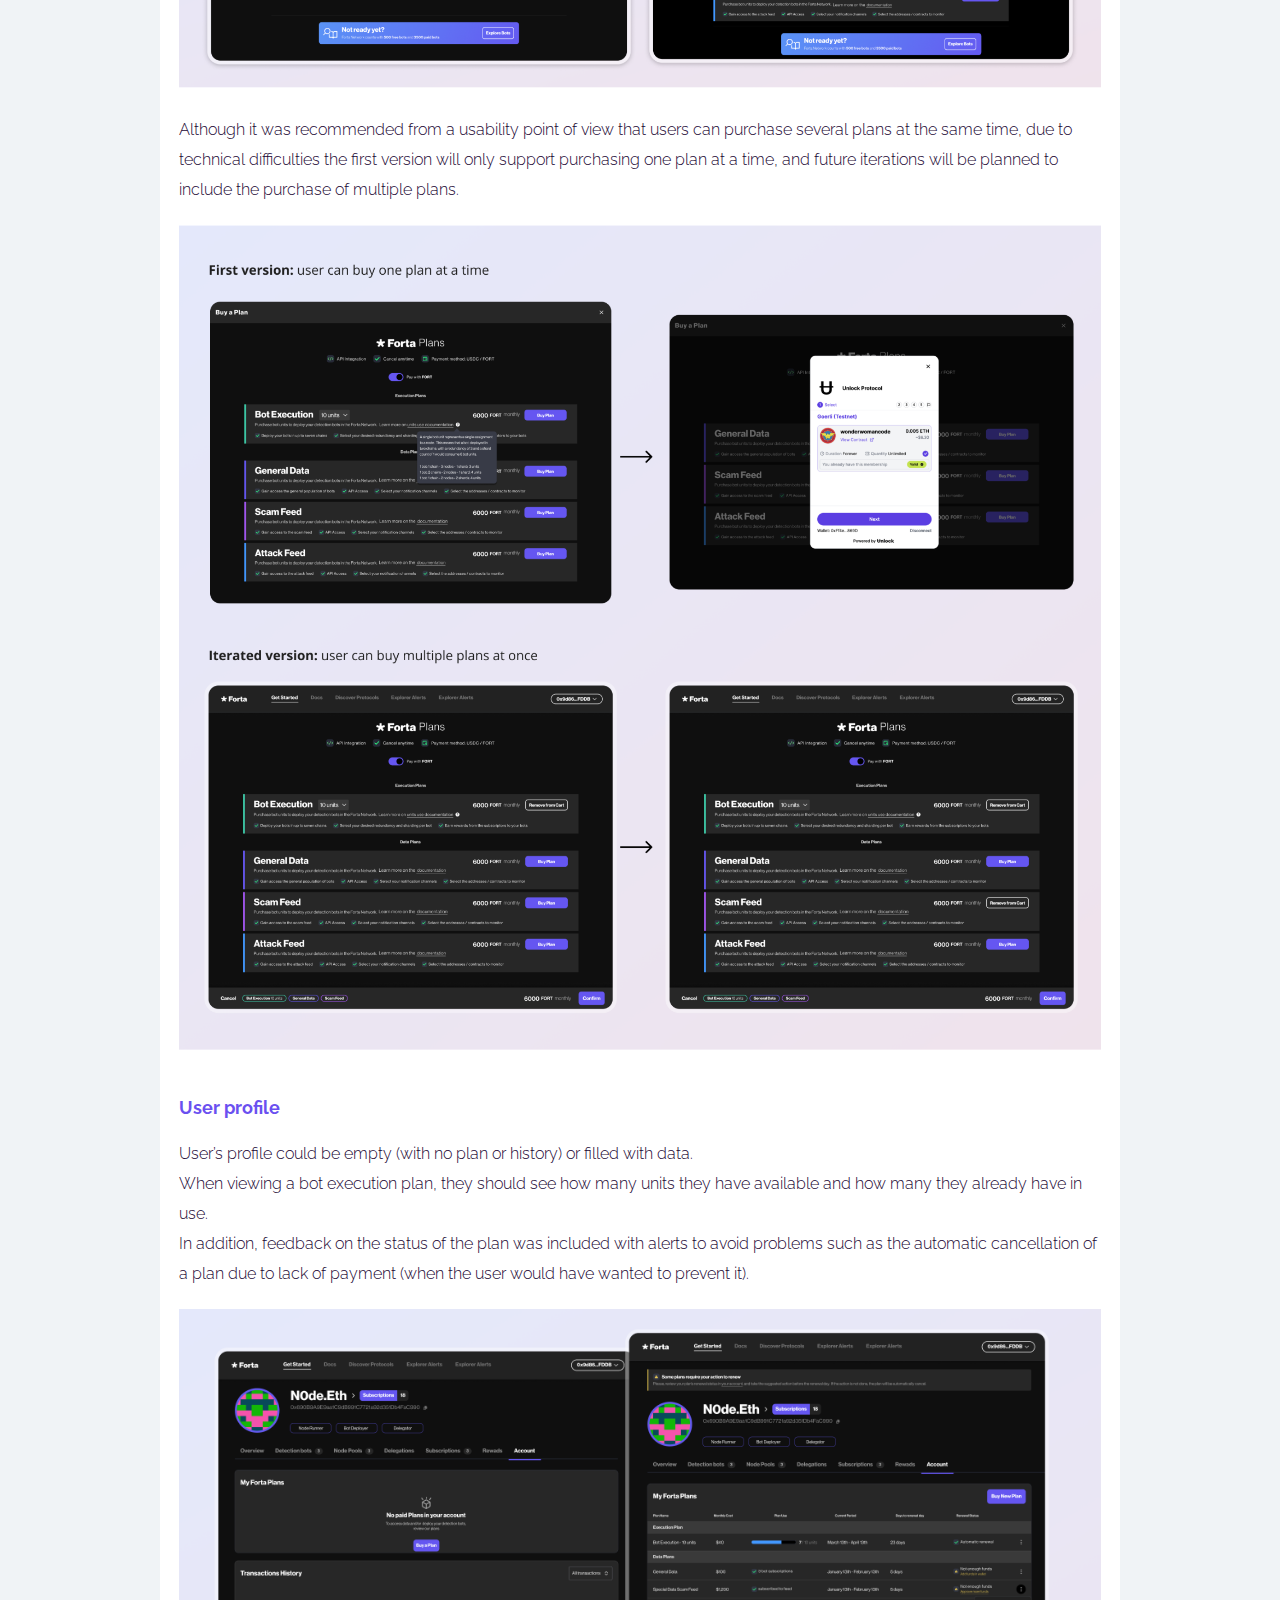
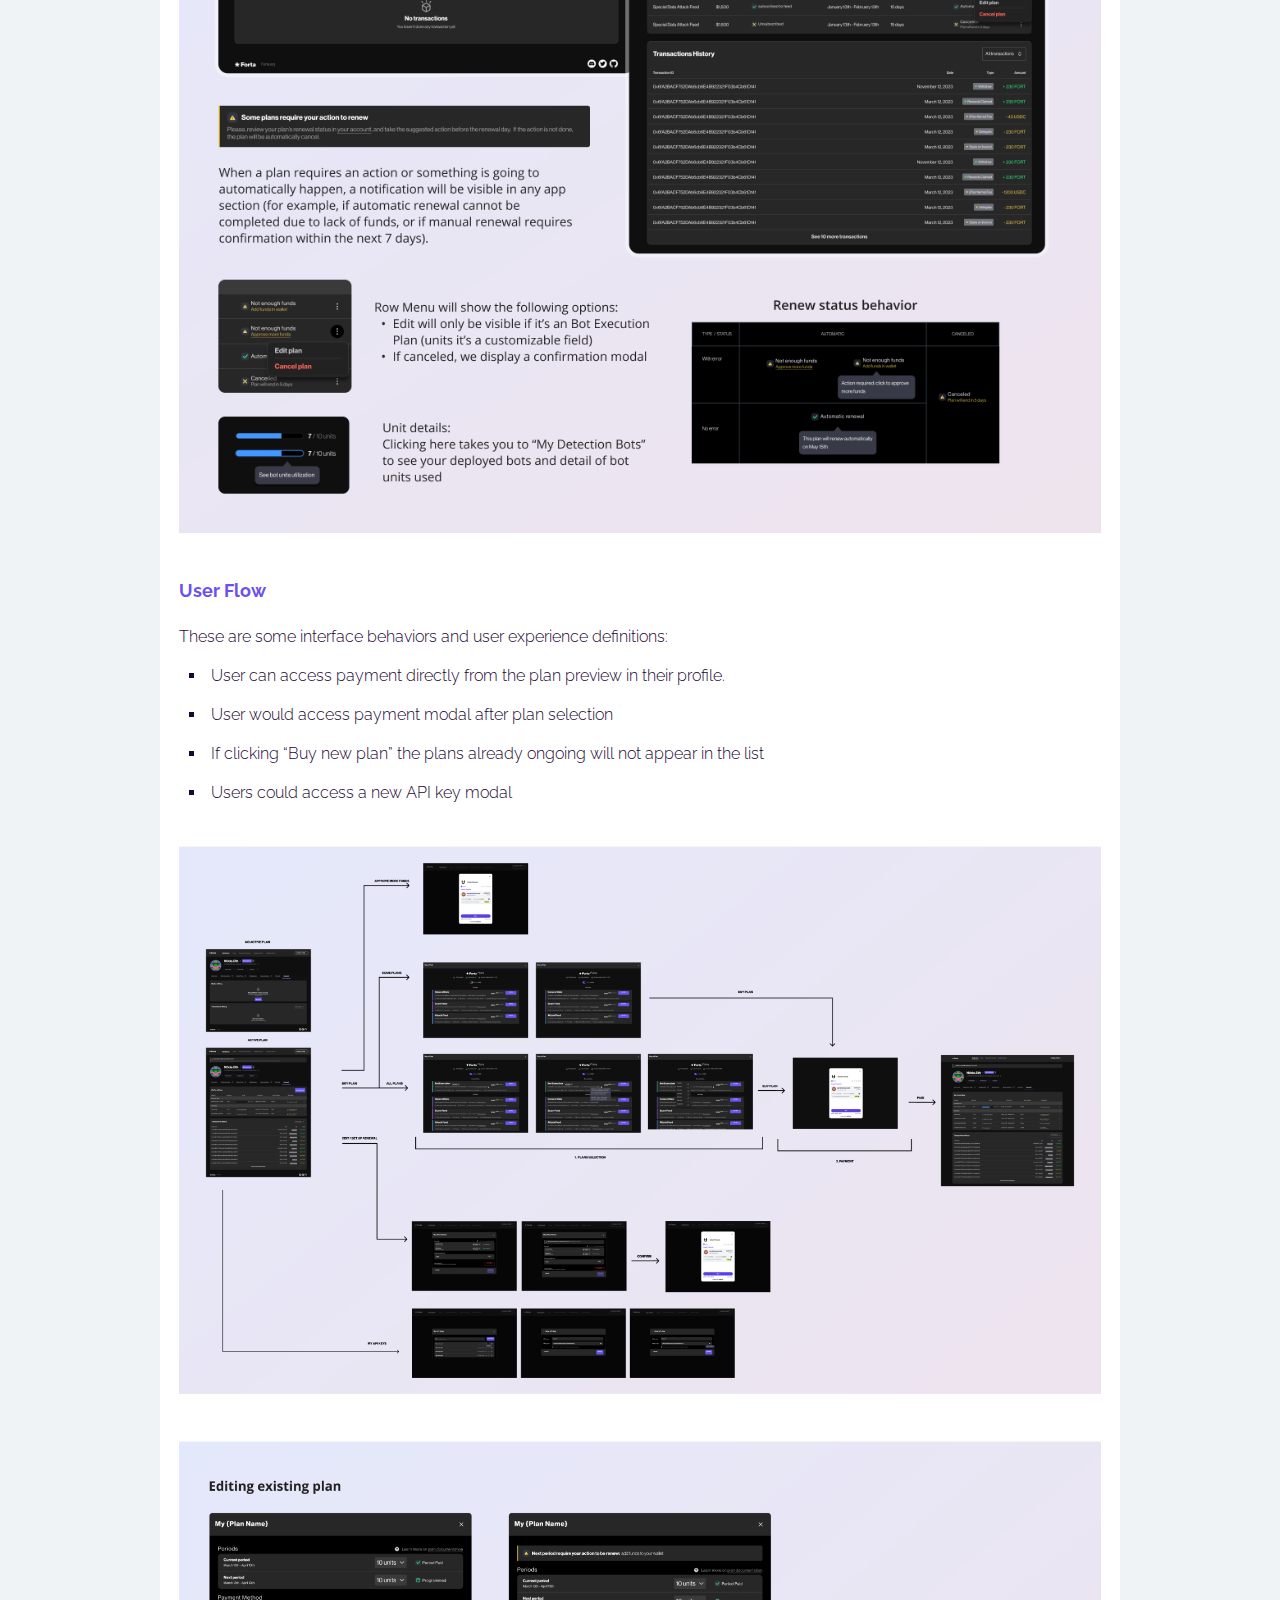
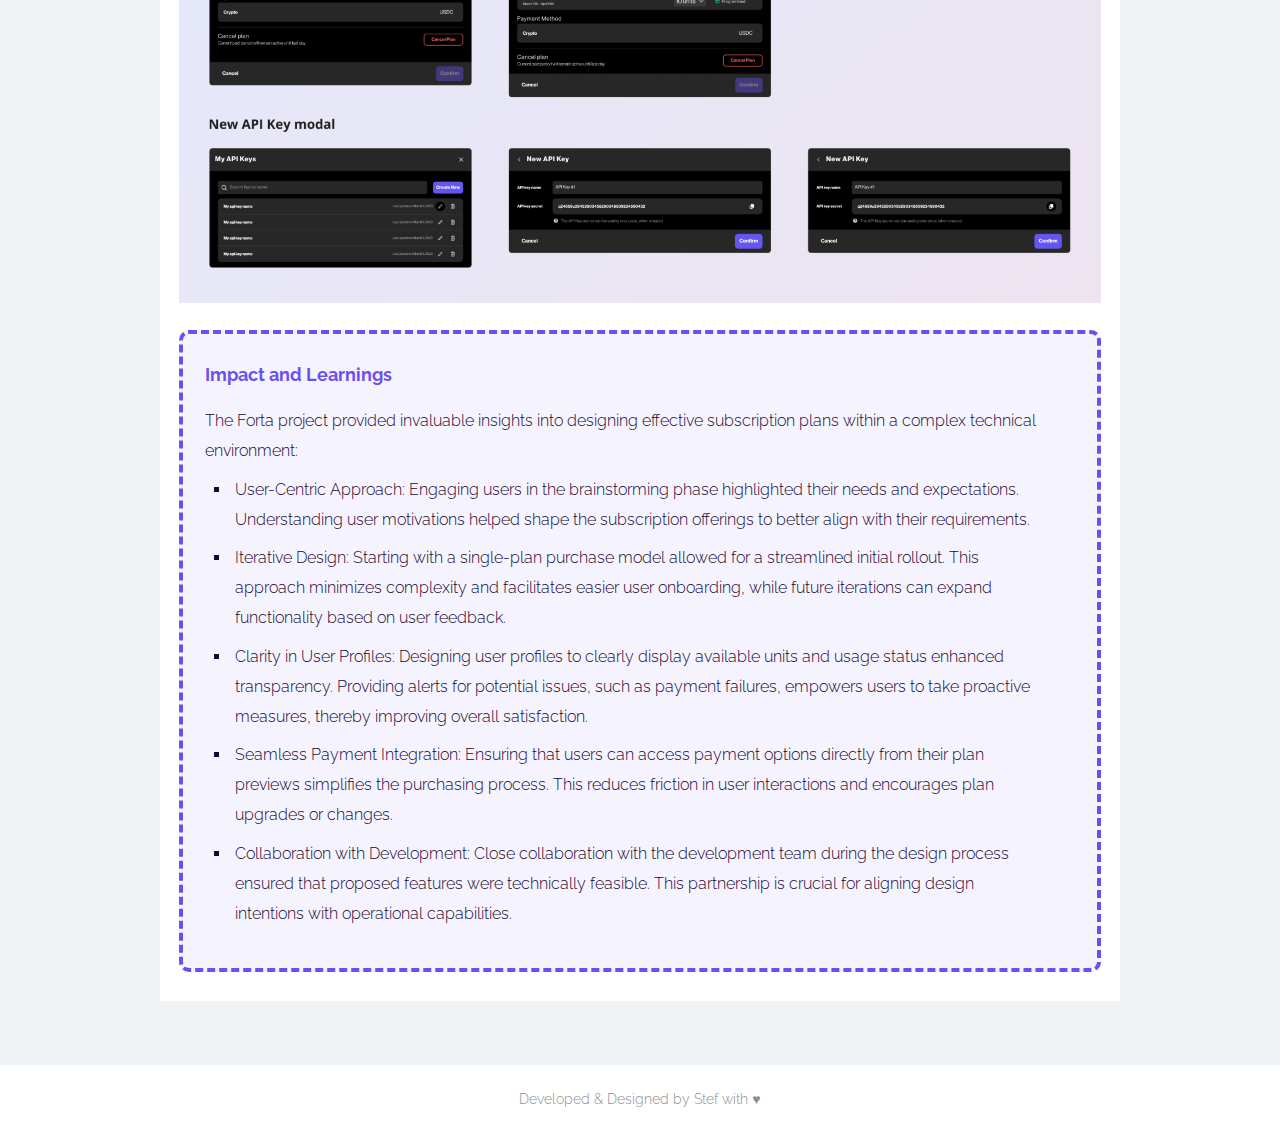
<file: project-fortaorg.html>
<!DOCTYPE html>
<html lang="es">
<head>
    <script async src="https://www.googletagmanager.com/gtag/js?id=G-R8P01XBKVN"></script>
    <script>
      window.dataLayer = window.dataLayer || [];
      function gtag(){dataLayer.push(arguments);}
      gtag('js', new Date());

      gtag('config', 'G-R8P01XBKVN');
    </script>

    <meta charset="UTF-8">
    <title>Stefania Spangenberg</title>
    <link rel="stylesheet" href="stylesheet.css">
    <link rel="stylesheet" href="project-preview.css">
    <link rel="stylesheet" href="mobile-style.css">
    <link rel="stylesheet" href="modal.css">
    <link rel="icon" href="img/favicon.ico" type="image/x-icon">
    <meta name="viewport" content="width=device-width, initial-scale=1, maximum-scale=1">

    <!-- fonts -->
    <link rel="preconnect" href="https://fonts.googleapis.com">
    <link rel="preconnect" href="https://fonts.gstatic.com" crossorigin>
    <link href="https://fonts.googleapis.com/css2?family=Raleway:ital,wght@0,100..900;1,100..900&family=Space+Mono:ital,wght@0,400;0,700;1,400;1,700&display=swap" rel="stylesheet">
    <!-- Google tag (gtag.js) -->
</head>
<body>
<div class="projectPage">
  <div class="header">
    <img loading="lazy" srcset="img/logo.png" class="img" onclick="redirectToPage('index.html')"/>
    <div class="menu-options">
      <a href="index.html#seeWork" class="selected">Work</a>
      <!--<a href="process.html" class="unselected">Process</a>-->
      <a href="https://www.linkedin.com/in/stefasp/" target="_blank" class="unselected">Experience</a>
      <a href="#getInContactBox" class="unselected" >Get in contact</a>
    </div>
  </div>
  <div class="full-container">
    <div class="modal-content">
        <div class="modal-text">
            <img src="img/projects/forta/cover.png"/>
            <div class="title">
                <h1><span class="highlight">Forta:</span> The largest network of security intel in Web3</h1>
                <p>ARG 2023</p>
            </div>
            <p>Forta is a network and a community of leading security experts contributing to detect scams and threats.</p>
            <p>They continuously enhance their detection capabilities with machine learning, ensuring heightened efficiency and agility. Incentivizing community participation, they offer rewards to maintain code quality at its zenith. The integrity of their internal economy is upheld through the utilization of the FORT token.</p>
 
            <h2>The Goal</h2>
            <p>Forta had no subscription plans and users could subscribe to any bot and integrate unlimitedly with their own bots. The idea was to offer different plans and prices depending on the user's needs and the use of the software.</p>
            <p>To support this, we needed to offer 3 different plans: General Data, Special Data and Bot Execution.</p>
            <p>The bot execution plan was intended for developers and this plan will also have the option to choose how many units they will need to use.</p>
            <p>The special data plan will have two types of feeds and the user should be able to choose one or both.</p>
            <p>Users can choose as many plans as they need and upgrade at any time.</p>

            <h2>Team</h2>
            <ul>
              <li>Core Team: Me as the Lead Designer and a Project Manager</li>
              <li>Collaborators: The development team provided technical feedback to ensure feasibility.</li>
            </ul>

            <h2>Brainstorming</h2>
            <p>The first step was to brainstorm different layouts and also evaluate the ideal flow.</p>

            <img src="img/projects/forta/01.png"/>

            <p>Although it was recommended from a usability point of view that users can purchase several plans at the same time, due to technical difficulties the first version will only support purchasing one plan at a time, and future iterations will be planned to include the purchase of multiple plans.</p>
            <img src="img/projects/forta/02.png"/>

            <h2>User profile</h2>
            <p>User’s profile could be empty (with no plan or history) or filled with data.</p>
            <p>When viewing a bot execution plan, they should see how many units they have available and how many they already have in use.</p>
            <p>In addition, feedback on the status of the plan was included with alerts to avoid problems such as the automatic cancellation of a plan due to lack of payment (when the user would have wanted to prevent it).</p>
            <img src="img/projects/forta/03.png"/>
  
            <h2>User Flow</h2>
            <p>These are some interface behaviors and user experience definitions:</p>
            <ul>
              <li>User can access payment directly from the plan preview in their profile.</li>
              <li>User would access payment modal after plan selection</li>
              <li>If clicking “Buy new plan” the plans already ongoing will not appear in the list</li>
              <li>Users could access a new API key modal</li>
            </ul>
            <img src="img/projects/forta/04.png"/>
            <img src="img/projects/forta/05.png"/>

            <div class="impactSection">
              <h2>Impact and Learnings</h2>
              <p>The Forta project provided invaluable insights into designing effective subscription plans within a complex technical environment:</p>
              <ul>
                <li>User-Centric Approach: Engaging users in the brainstorming phase highlighted their needs and expectations. Understanding user motivations helped shape the subscription offerings to better align with their requirements.</li>
                <li>Iterative Design: Starting with a single-plan purchase model allowed for a streamlined initial rollout. This approach minimizes complexity and facilitates easier user onboarding, while future iterations can expand functionality based on user feedback.</li>
                <li>Clarity in User Profiles: Designing user profiles to clearly display available units and usage status enhanced transparency. Providing alerts for potential issues, such as payment failures, empowers users to take proactive measures, thereby improving overall satisfaction.</li>
                <li>Seamless Payment Integration: Ensuring that users can access payment options directly from their plan previews simplifies the purchasing process. This reduces friction in user interactions and encourages plan upgrades or changes.</li>
                <li>Collaboration with Development: Close collaboration with the development team during the design process ensured that proposed features were technically feasible. This partnership is crucial for aligning design intentions with operational capabilities.</li>
              </ul>
            </div>

        </div>
    </div>
  </div>
</div>
<div class="footer">Developed & Designed by Stef with ♥</div>

<script src="redirect.js"></script>
</body>
</html>
</file>
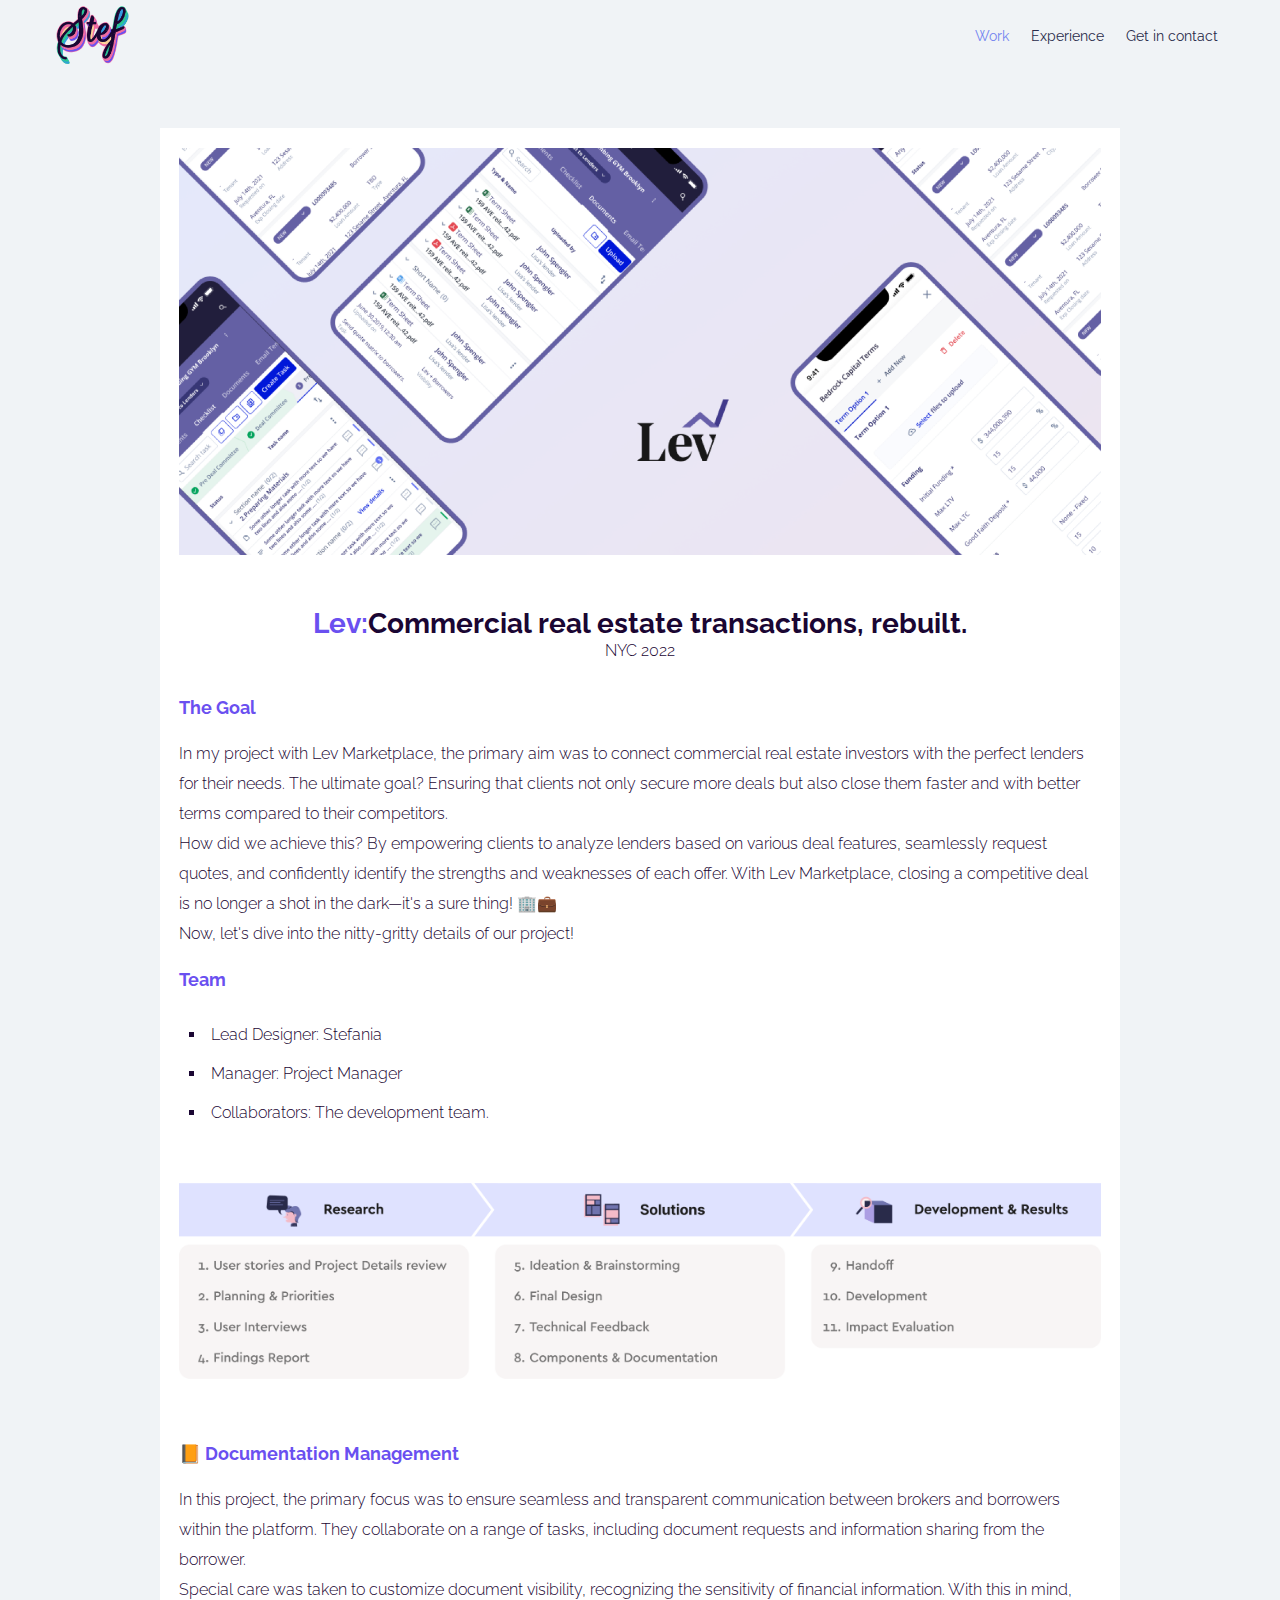
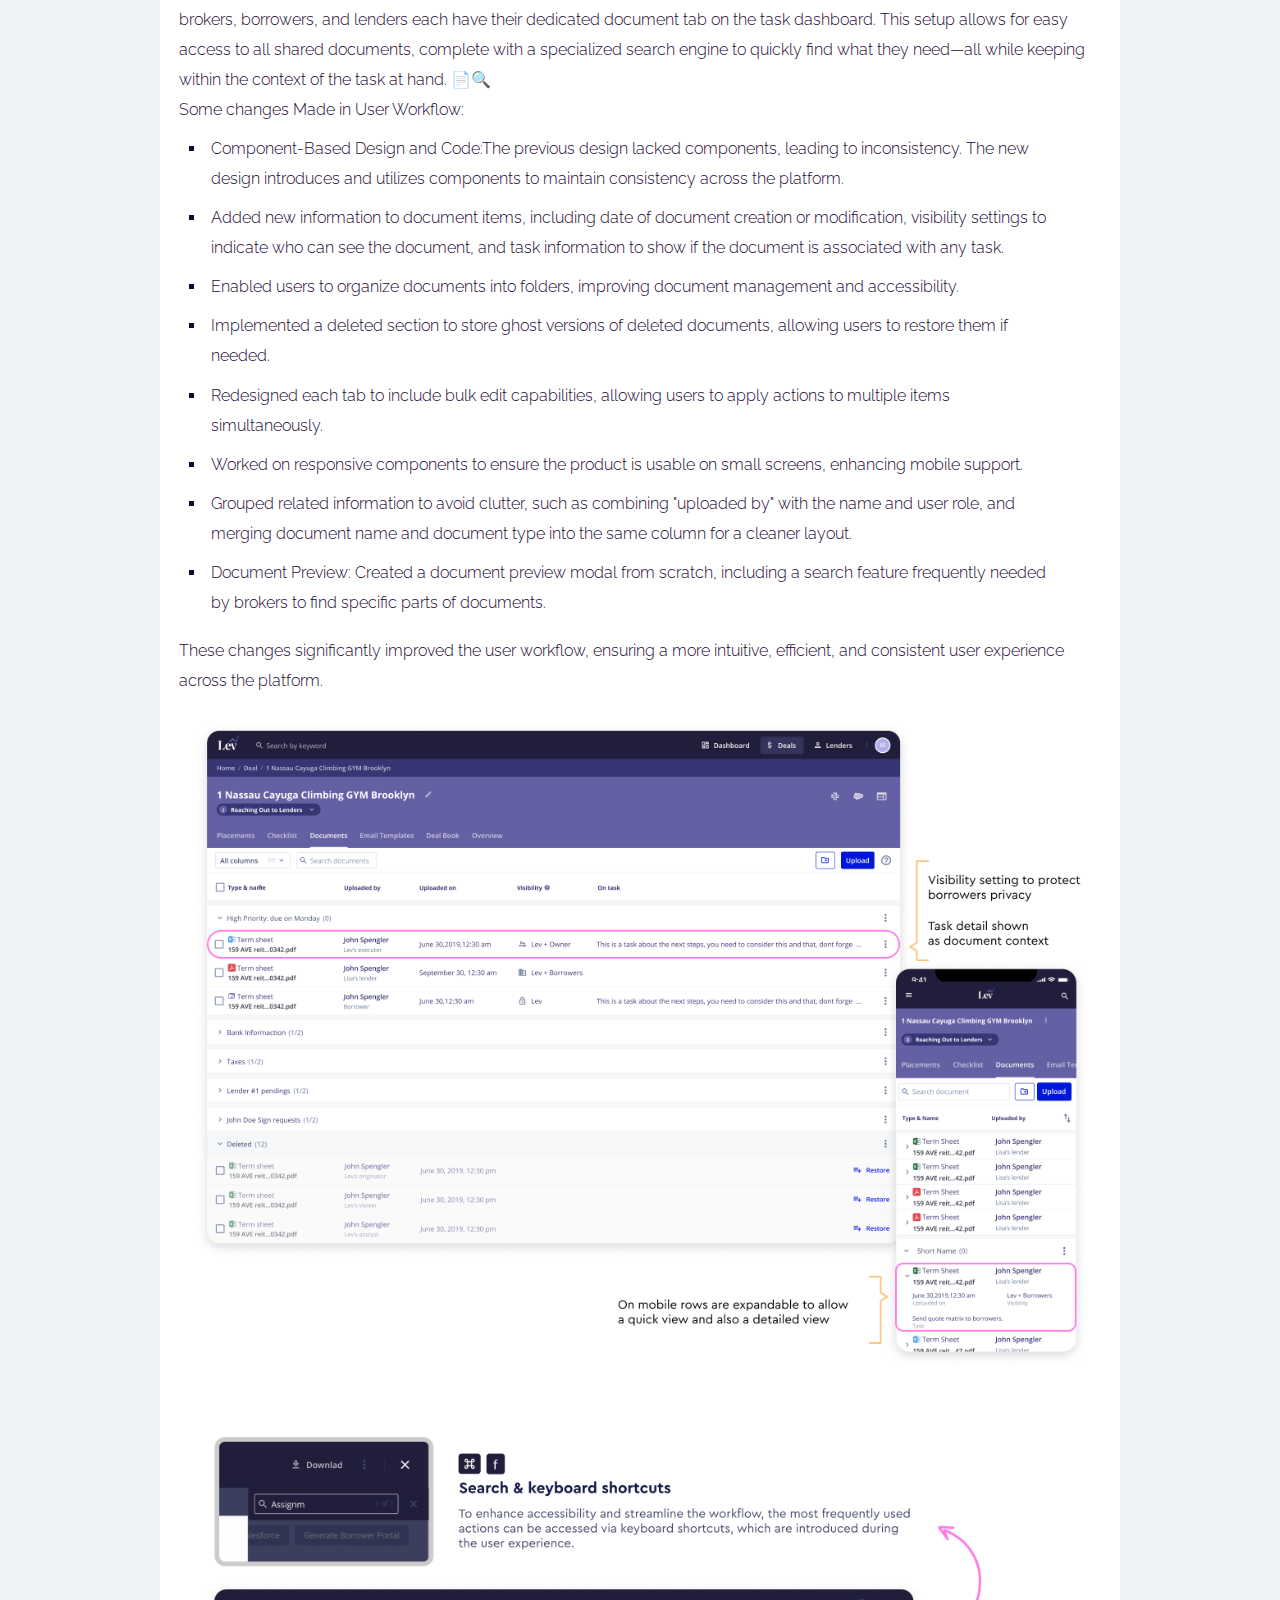
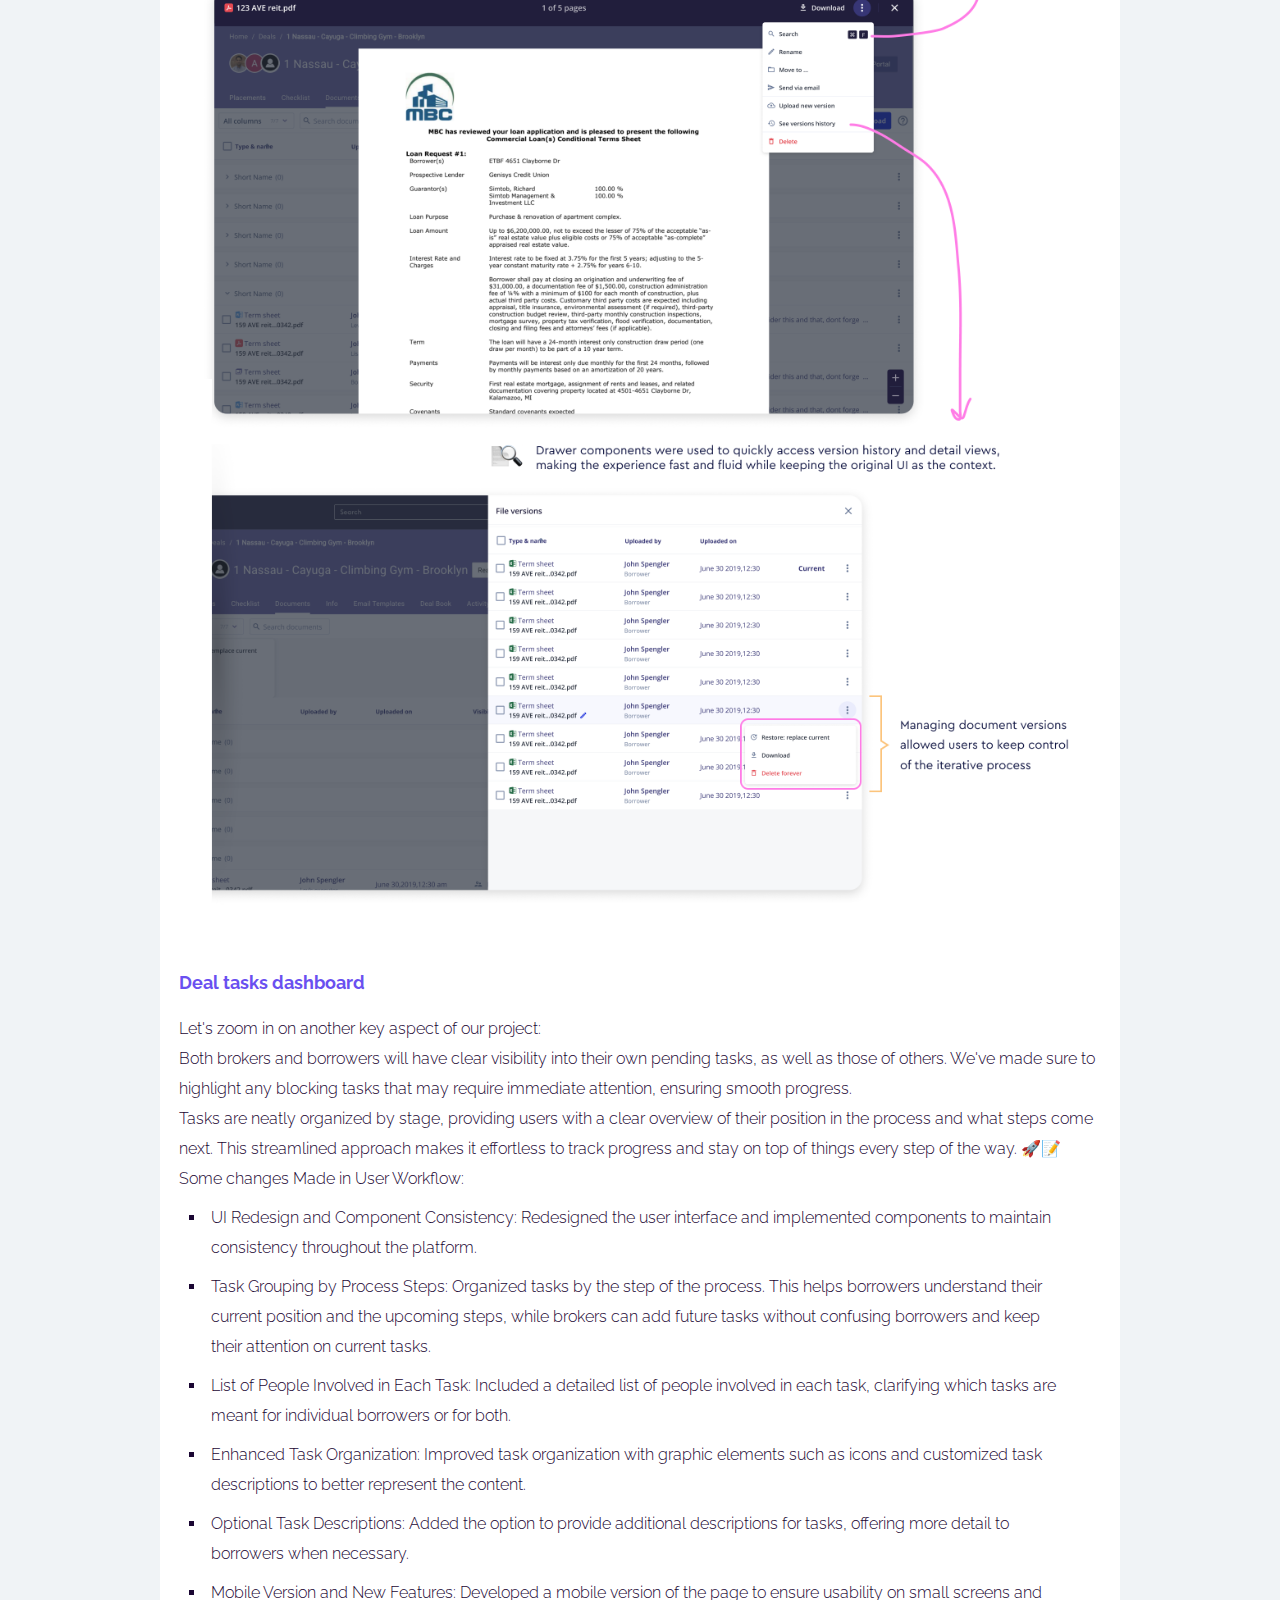
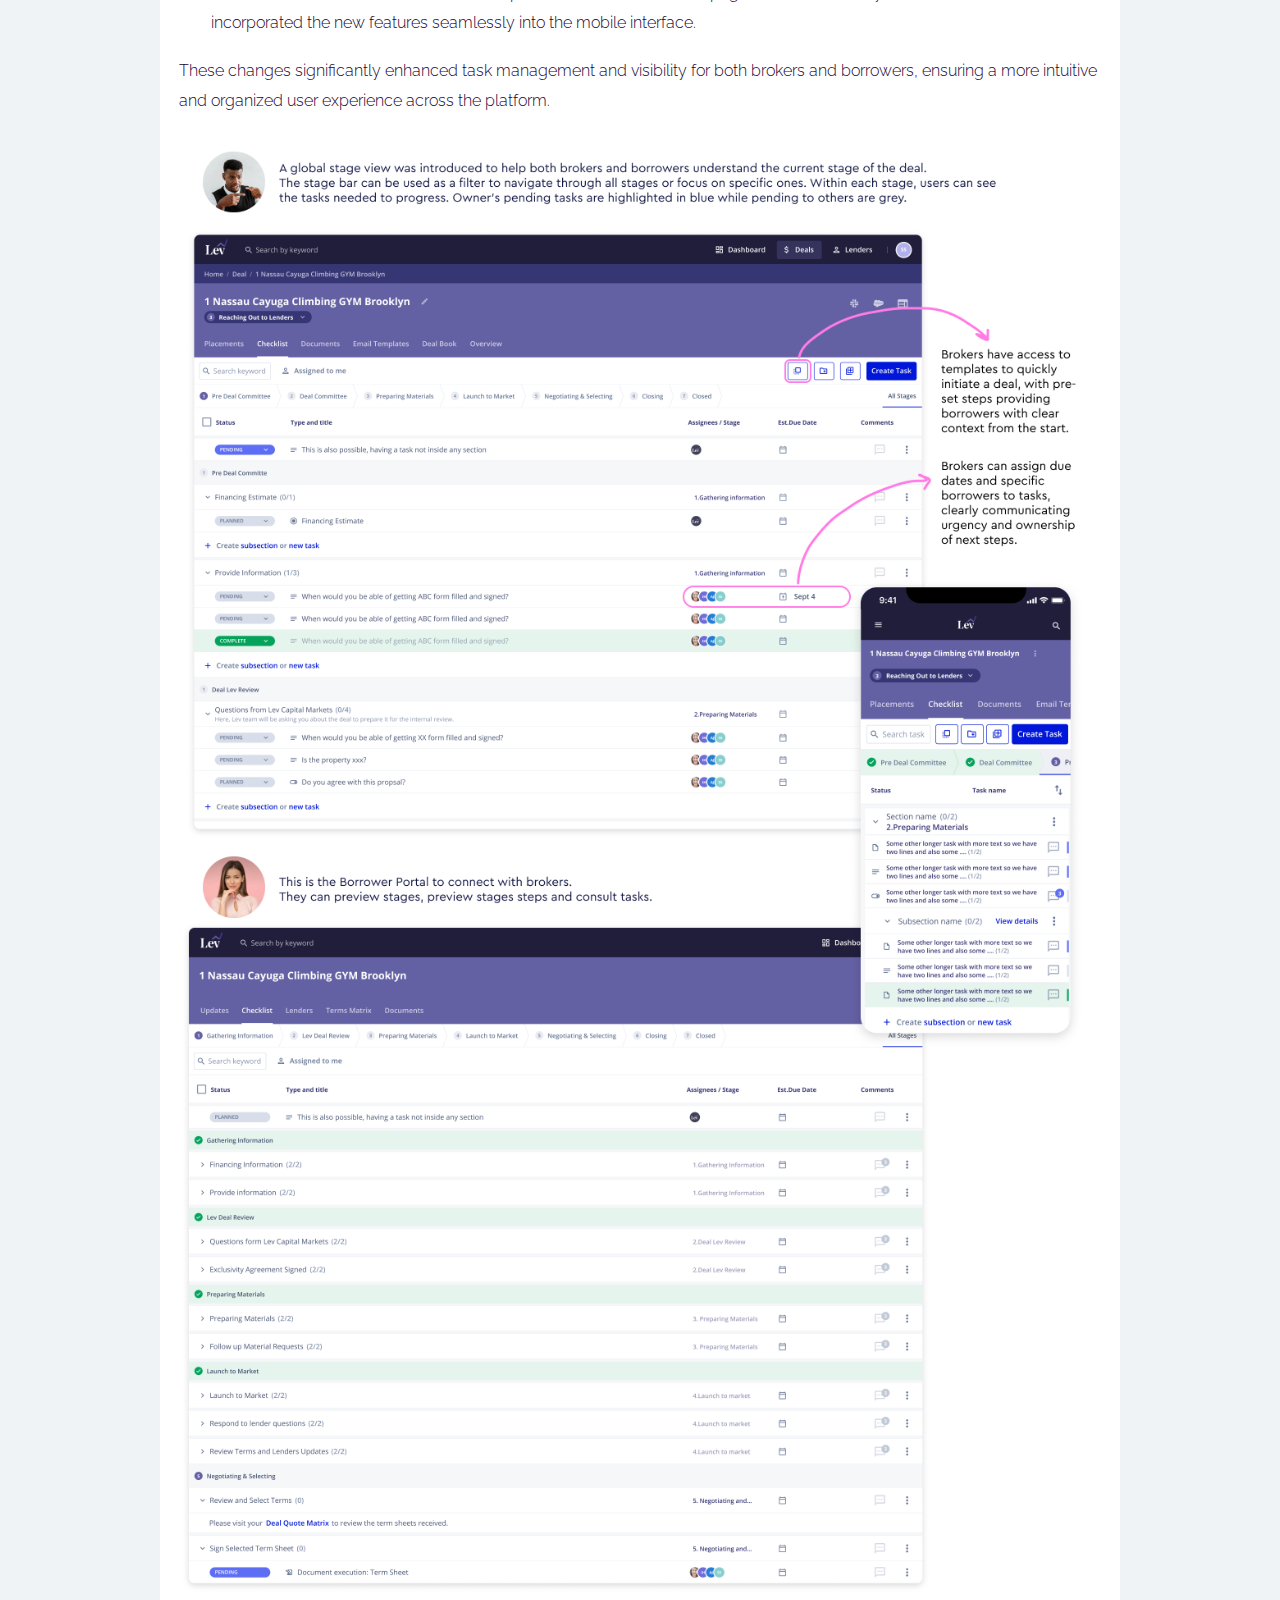
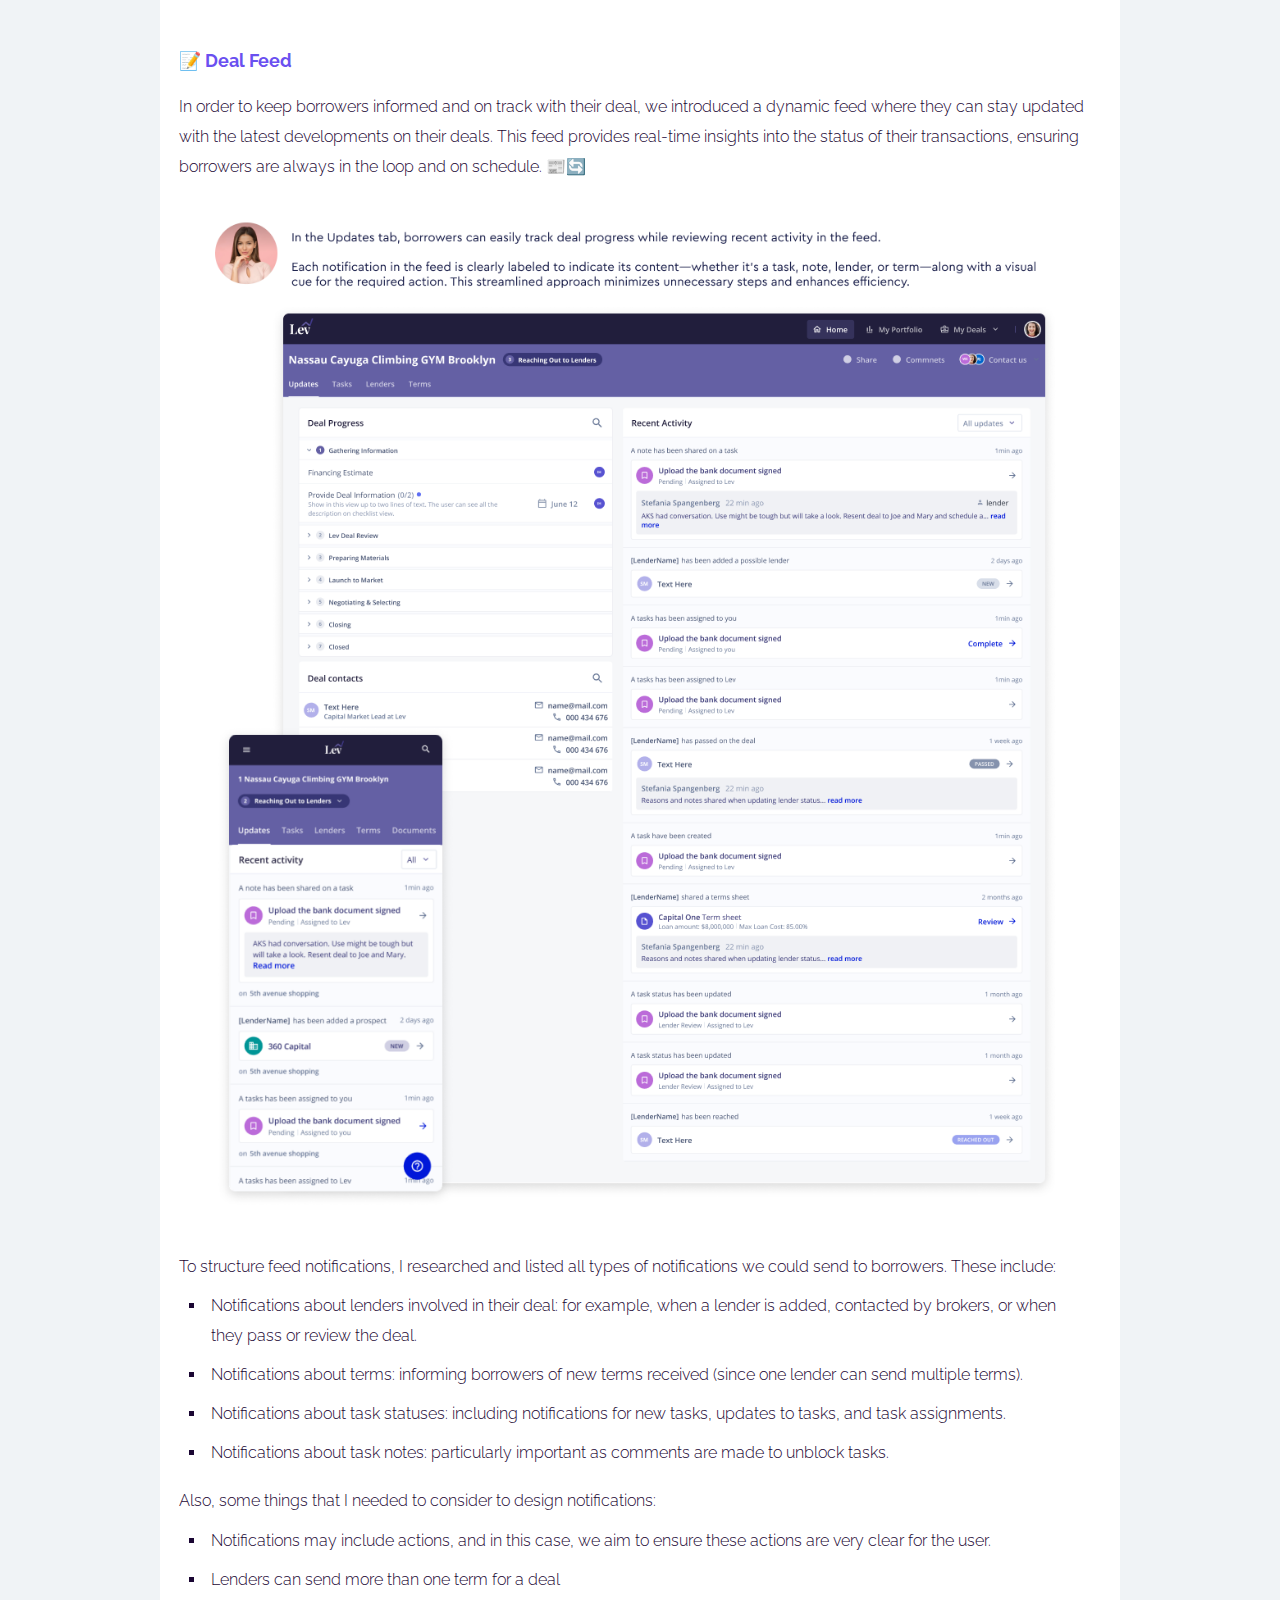
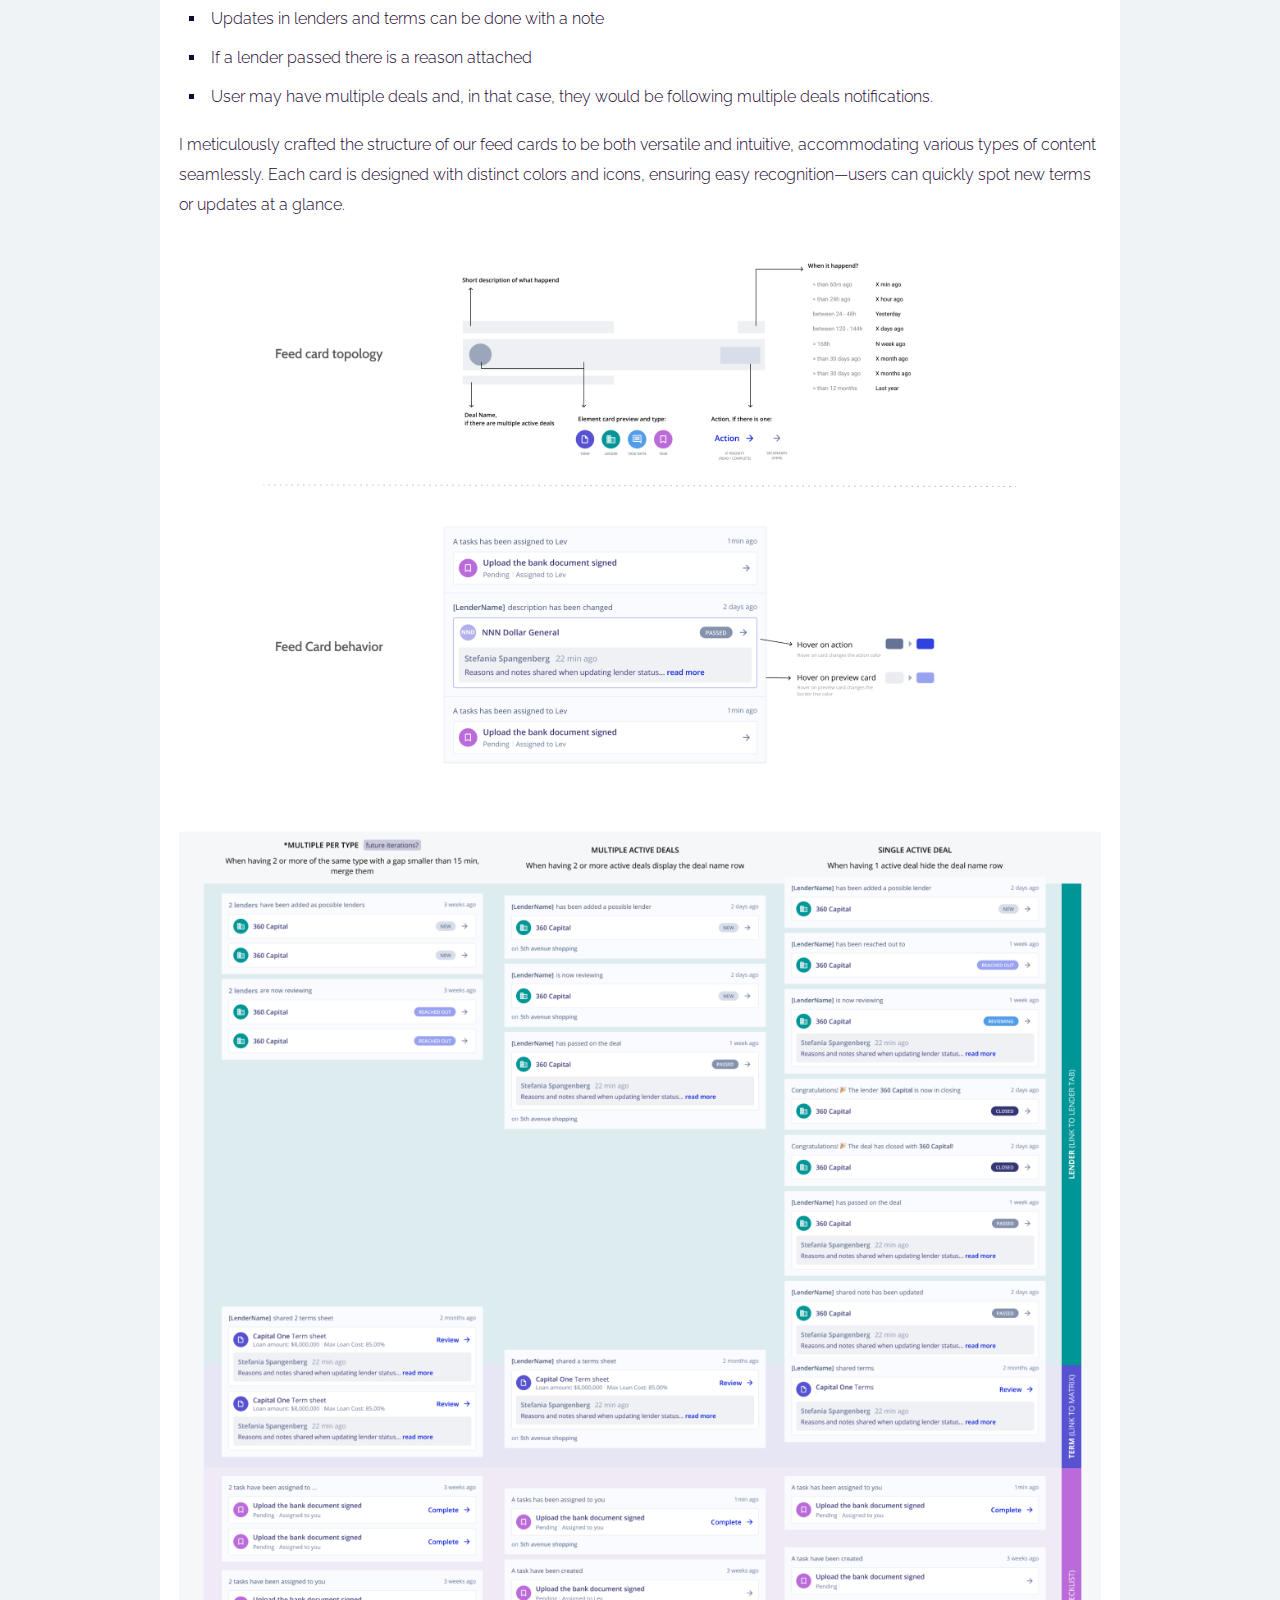
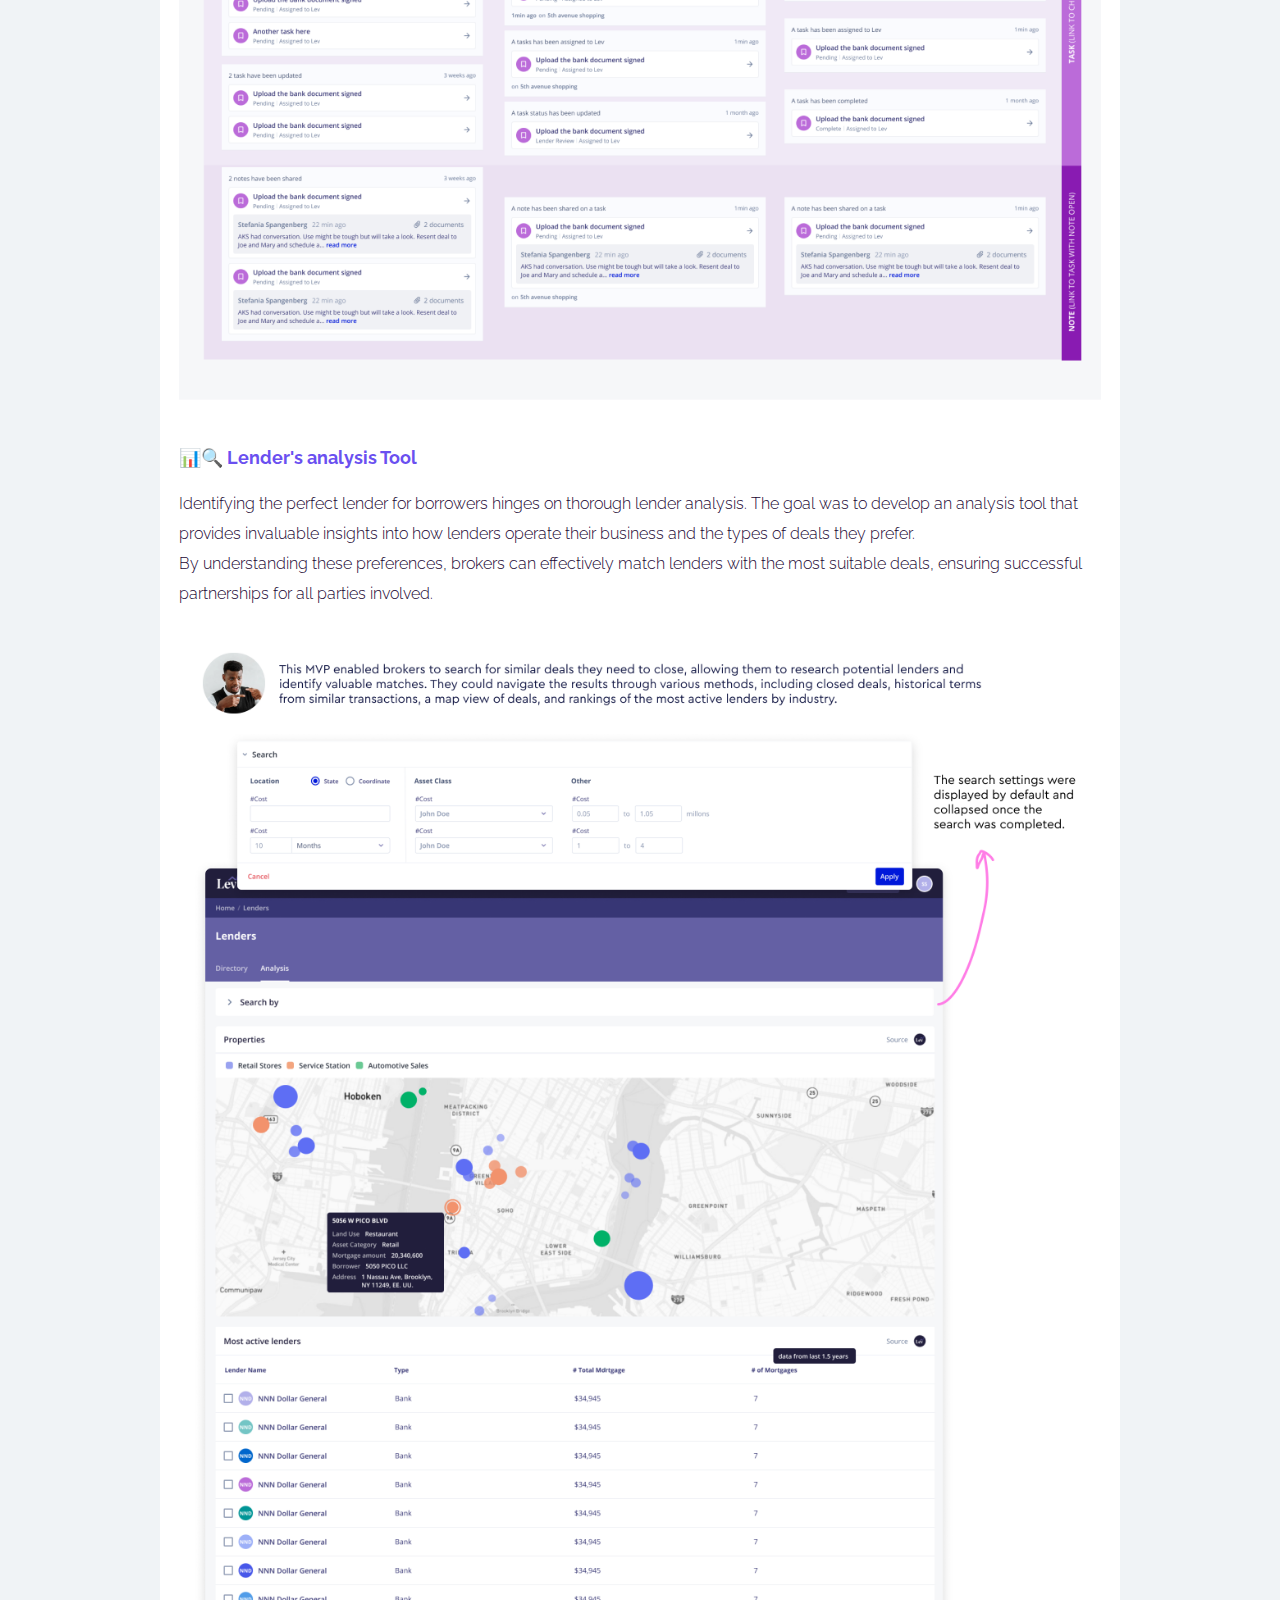
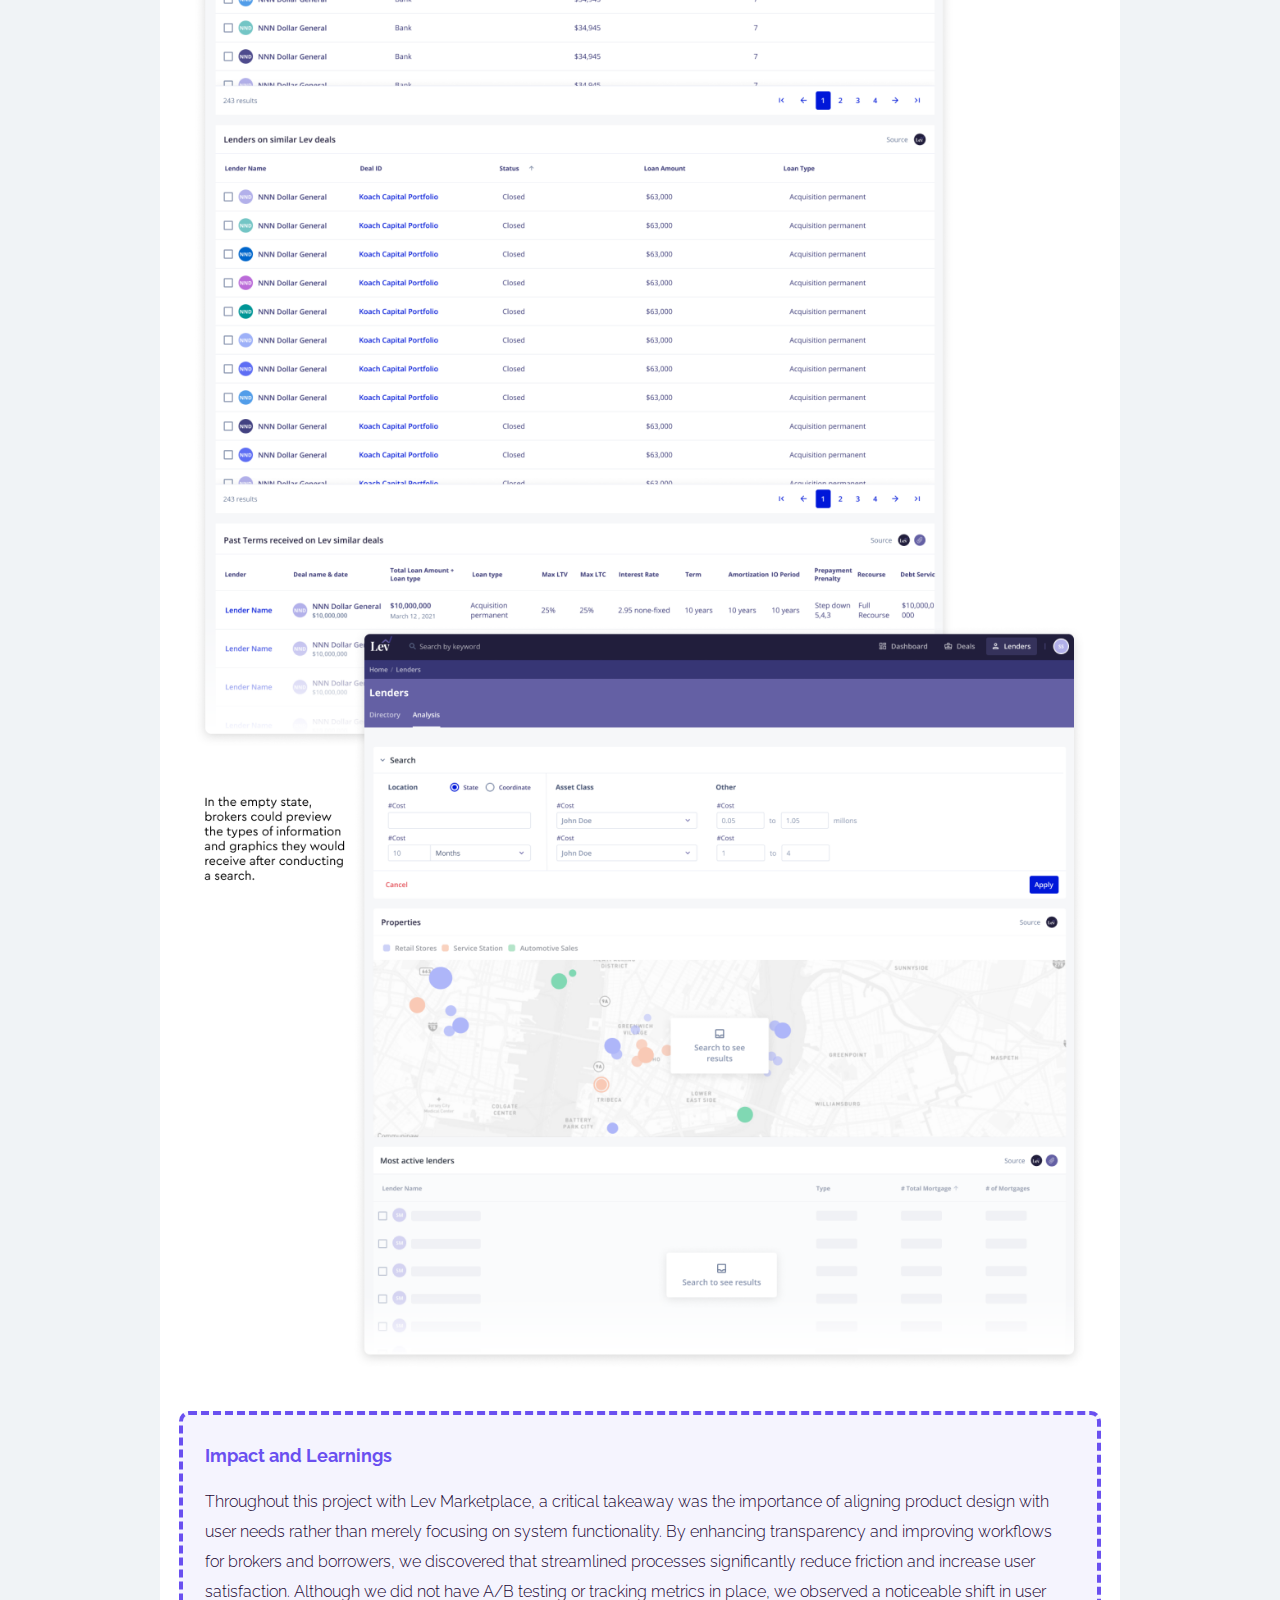
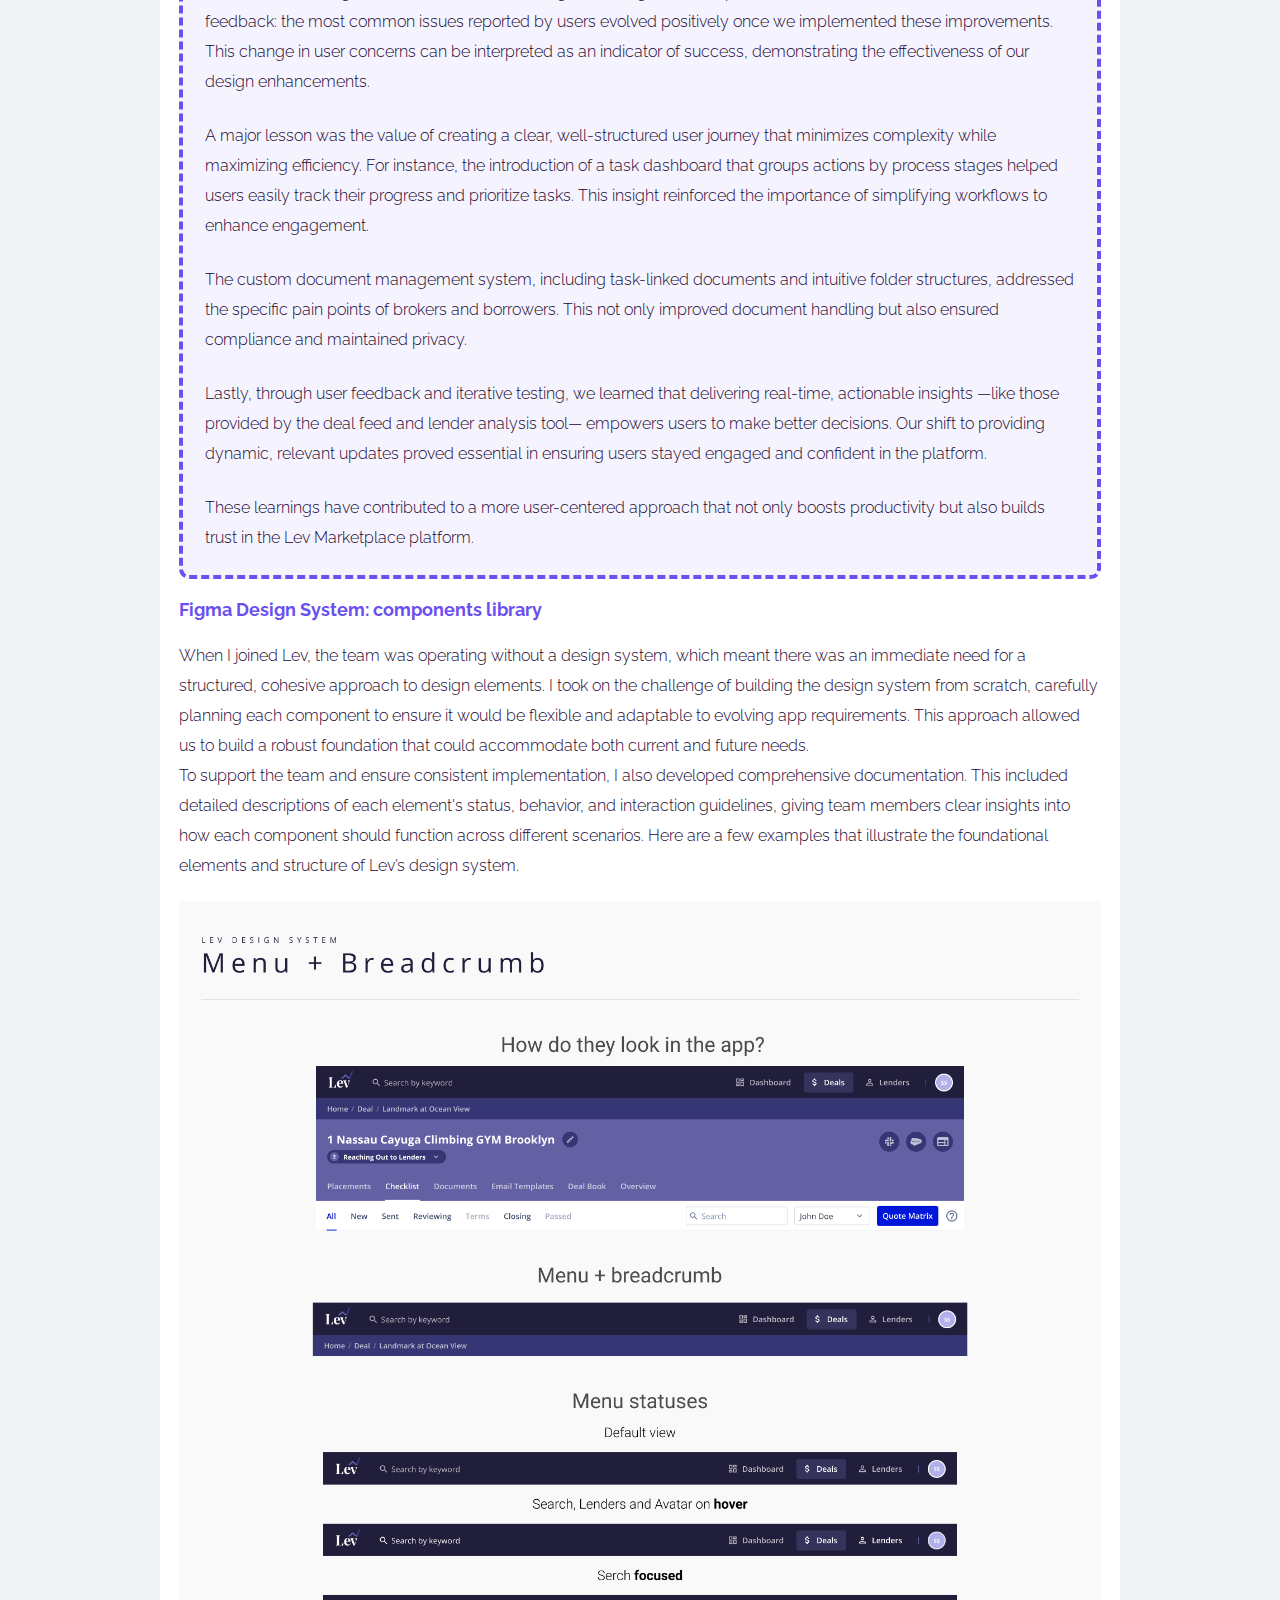
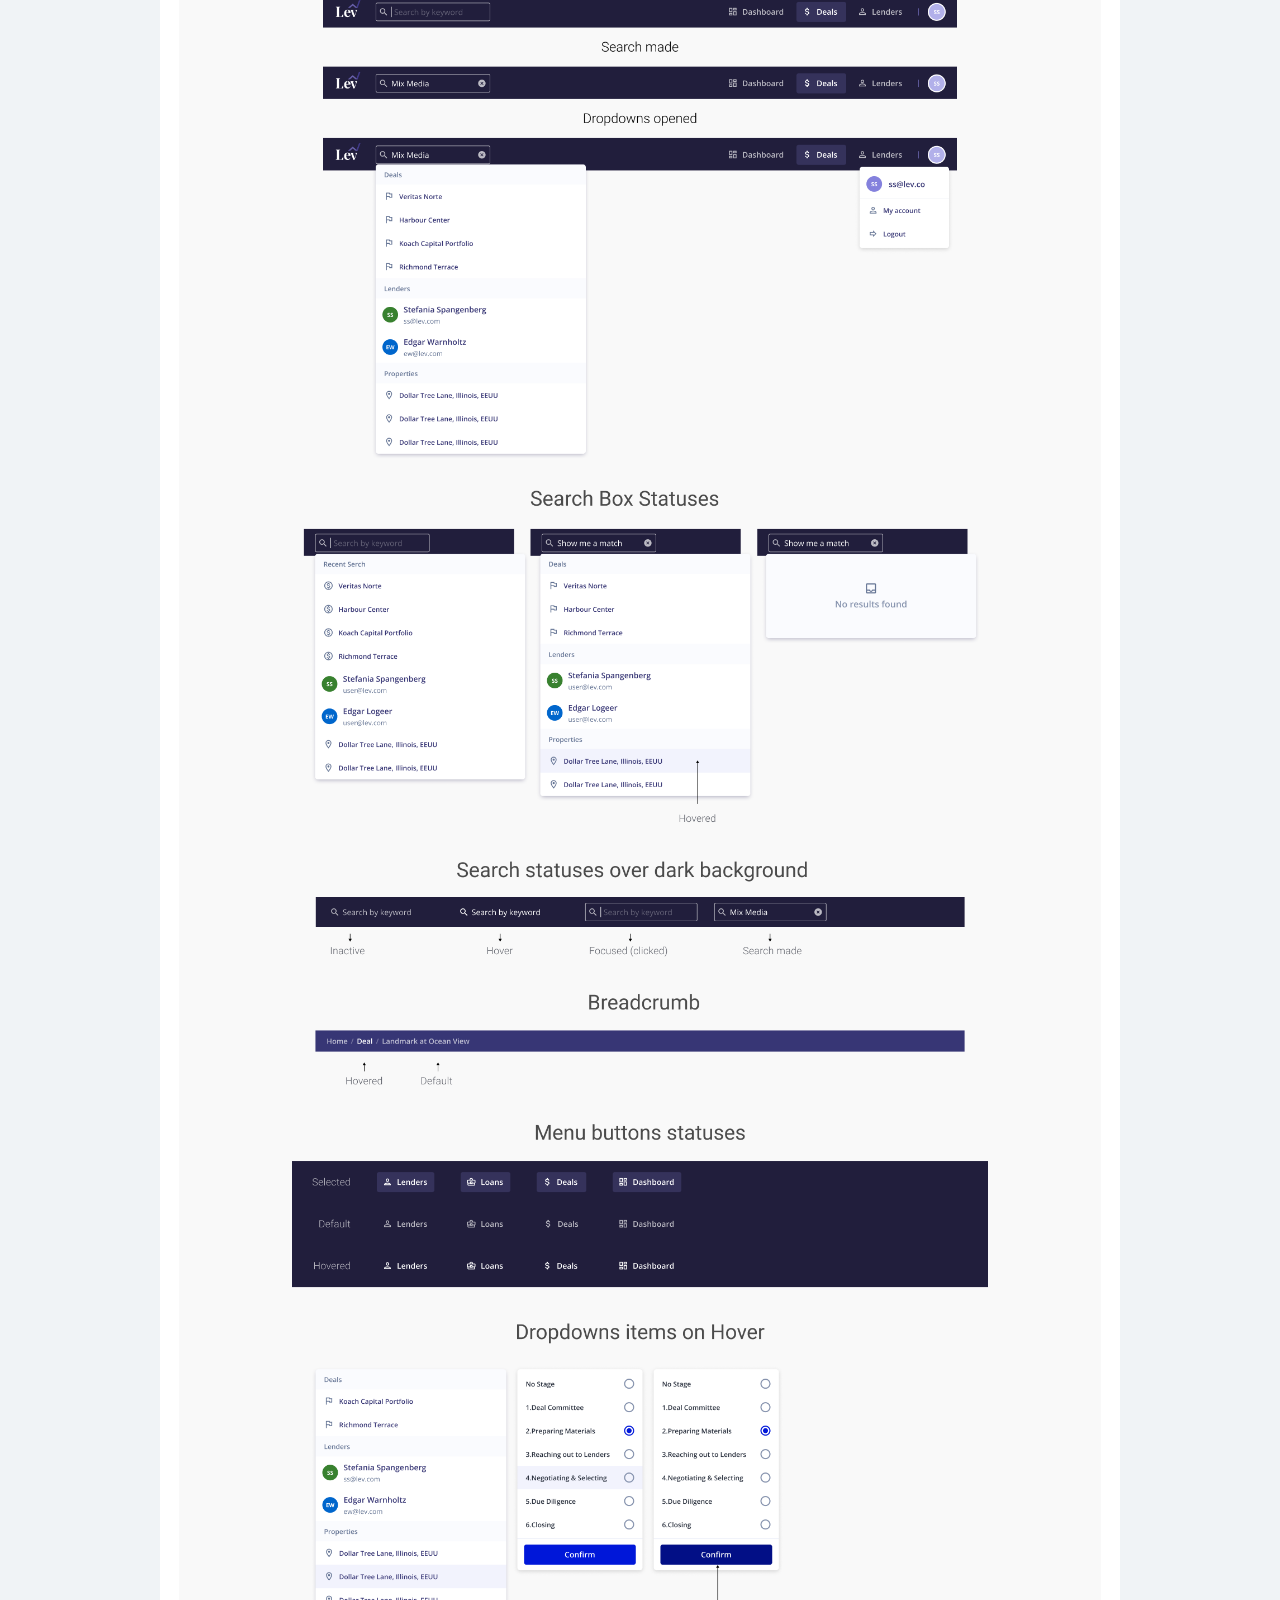
<file: project-levcapital.html>
<!DOCTYPE html>
<html lang="es">
<head>
    <script async src="https://www.googletagmanager.com/gtag/js?id=G-R8P01XBKVN"></script>
    <script>
      window.dataLayer = window.dataLayer || [];
      function gtag(){dataLayer.push(arguments);}
      gtag('js', new Date());

      gtag('config', 'G-R8P01XBKVN');
    </script>

    <meta charset="UTF-8">
    <title>Stefania Spangenberg</title>
    <link rel="stylesheet" href="stylesheet.css">
    <link rel="stylesheet" href="project-preview.css">
    <link rel="stylesheet" href="mobile-style.css">
    <link rel="stylesheet" href="modal.css">
    <link rel="icon" href="img/favicon.ico" type="image/x-icon">
    <meta name="viewport" content="width=device-width, initial-scale=1, maximum-scale=1">

    <!-- fonts -->
    <link rel="preconnect" href="https://fonts.googleapis.com">
    <link rel="preconnect" href="https://fonts.gstatic.com" crossorigin>
    <link href="https://fonts.googleapis.com/css2?family=Raleway:ital,wght@0,100..900;1,100..900&family=Space+Mono:ital,wght@0,400;0,700;1,400;1,700&display=swap" rel="stylesheet">
    <!-- Google tag (gtag.js) -->
</head>
<body>
<div class="projectPage">
  <div class="header">
    <img loading="lazy" srcset="img/logo.png" class="img" onclick="redirectToPage('index.html')"/>
    <div class="menu-options">
      <a href="index.html#seeWork" class="selected">Work</a>
      <!--<a href="process.html" class="unselected">Process</a>-->
      <a href="https://www.linkedin.com/in/stefasp/" target="_blank" class="unselected">Experience</a>
      <a href="#getInContactBox" class="unselected" >Get in contact</a>
    </div>
  </div>
  <div class="full-container">
    <div class="modal-content">
      <div class="modal-text">
              <img src="img/projects/lev/cover.png">
              <div class="title">
                  <h1><span class="highlight">Lev:</span>Commercial real estate transactions, rebuilt.</h1>
                  <p>NYC 2022</p>
              </div>
              <h2>The Goal</h2>
              <p>In my project with Lev Marketplace, the primary aim was to connect commercial real estate investors with the perfect lenders for their needs. The ultimate goal? Ensuring that clients not only secure more deals but also close them faster and with better terms compared to their competitors.</p>
              <p>How did we achieve this? By empowering clients to analyze lenders based on various deal features, seamlessly request quotes, and confidently identify the strengths and weaknesses of each offer. With Lev Marketplace, closing a competitive deal is no longer a shot in the dark—it's a sure thing! 🏢💼</p>
              <p>Now, let's dive into the nitty-gritty details of our project!</p>

            <h2>Team</h2>
            <ul>
              <li>Lead Designer: Stefania</li>
              <li>Manager: Project Manager</li>
              <li>Collaborators: The development team.</li>
            </ul>
            <img src="img/projects/lev/timeline.png"/>

              <h2>📙 Documentation Management</h2>
              <p>In this project, the primary focus was to ensure seamless and transparent communication between brokers and borrowers within the platform. They collaborate on a range of tasks, including document requests and information sharing from the borrower.</p>
              <p>Special care was taken to customize document visibility, recognizing the sensitivity of financial information. With this in mind, brokers, borrowers, and lenders each have their dedicated document tab on the task dashboard. This setup allows for easy access to all shared documents, complete with a specialized search engine to quickly find what they need—all while keeping within the context of the task at hand. 📄🔍</p>
              <p>Some changes Made in User Workflow: </p>
              <ul>
                <li>Component-Based Design and Code:The previous design lacked components, leading to inconsistency. The new design introduces and utilizes components to maintain consistency across the platform.</li>
                <li>Added new information to document items, including date of document creation or modification, visibility settings to indicate who can see the document, and task information to show if the document is associated with any task.</li>
                <li>Enabled users to organize documents into folders, improving document management and accessibility.</li>
                <li>Implemented a deleted section to store ghost versions of deleted documents, allowing users to restore them if needed.</li>
                <li>Redesigned each tab to include bulk edit capabilities, allowing users to apply actions to multiple items simultaneously.</li>
                <li>Worked on responsive components to ensure the product is usable on small screens, enhancing mobile support.</li>
                <li>Grouped related information to avoid clutter, such as combining "uploaded by" with the name and user role, and merging document name and document type into the same column for a cleaner layout.</li>
                <li>Document Preview: Created a document preview modal from scratch, including a search feature frequently needed by brokers to find specific parts of documents.</li>
              </ul>
              <p>These changes significantly improved the user workflow, ensuring a more intuitive, efficient, and consistent user experience across the platform.</p>
              <img src="img/projects/lev/01.png">
              <img src="img/projects/lev/02.png">

              <h2>Deal tasks dashboard</h2>
              <p>Let's zoom in on another key aspect of our project:</p>
              <p>Both brokers and borrowers will have clear visibility into their own pending tasks, as well as those of others. We've made sure to highlight any blocking tasks that may require immediate attention, ensuring smooth progress.</p>
              <p>Tasks are neatly organized by stage, providing users with a clear overview of their position in the process and what steps come next. This streamlined approach makes it effortless to track progress and stay on top of things every step of the way. 🚀📝</p>
              <p>Some changes Made in User Workflow: </p>
              <ul>
                <li>UI Redesign and Component Consistency: Redesigned the user interface and implemented components to maintain consistency throughout the platform.</li>
                <li>Task Grouping by Process Steps: Organized tasks by the step of the process. This helps borrowers understand their current position and the upcoming steps, while brokers can add future tasks without confusing borrowers and keep their attention on current tasks.</li>
                <li>List of People Involved in Each Task: Included a detailed list of people involved in each task, clarifying which tasks are meant for individual borrowers or for both.</li>
                <li>Enhanced Task Organization: Improved task organization with graphic elements such as icons and customized task descriptions to better represent the content.</li>
                <li>Optional Task Descriptions: Added the option to provide additional descriptions for tasks, offering more detail to borrowers when necessary.</li>
                <li>Mobile Version and New Features: Developed a mobile version of the page to ensure usability on small screens and incorporated the new features seamlessly into the mobile interface.</li>
              </ul>
              <p>These changes significantly enhanced task management and visibility for both brokers and borrowers, ensuring a more intuitive and organized user experience across the platform.</p>
              <img src="img/projects/lev/03.png">

              <h2>📝 Deal Feed</h2>
              <p>In order to keep borrowers informed and on track with their deal, we introduced a dynamic feed where they can stay updated with the latest developments on their deals. This feed provides real-time insights into the status of their transactions, ensuring borrowers are always in the loop and on schedule. 📰🔄</p>
              <img src="img/projects/lev/04.png">
              <p>To structure feed notifications, I researched and listed all types of notifications we could send to borrowers. These include:</p>
              <ul>
                <li>Notifications about lenders involved in their deal: for example, when a lender is added, contacted by brokers, or when they pass or review the deal.</li>
                <li>Notifications about terms: informing borrowers of new terms received (since one lender can send multiple terms).</li>
                <li>Notifications about task statuses: including notifications for new tasks, updates to tasks, and task assignments.</li>
                <li>Notifications about task notes: particularly important as comments are made to unblock tasks.</li>
              </ul>
              <p>Also, some things that I needed to consider to design notifications:</p>
              <ul>
                <li>Notifications may include actions, and in this case, we aim to ensure these actions are very clear for the user.</li>
                <li>Lenders can send more than one term for a deal</li>
                <li>Updates in lenders and terms can be done with a note</li>
                <li>If a lender passed there is a reason attached</li>
                <li>User may have multiple deals and, in that case, they would be following multiple deals notifications.</li>
              </ul>
              <p>I meticulously crafted the structure of our feed cards to be both versatile and intuitive, accommodating various types of content seamlessly. Each card is designed with distinct colors and icons, ensuring easy recognition—users can quickly spot new terms or updates at a glance.</p>
              <img src="img/projects/lev/05.png">
              <img src="img/projects/lev/feedCardStates.png">
              

              <h2>📊🔍 Lender's analysis Tool</h2>
              <p>Identifying the perfect lender for borrowers hinges on thorough lender analysis. The goal was to develop an analysis tool that provides invaluable insights into how lenders operate their business and the types of deals they prefer.</p>
              <p>By understanding these preferences, brokers can effectively match lenders with the most suitable deals, ensuring successful partnerships for all parties involved.</p>
              <img src="img/projects/lev/06.png">
              <div class="impactSection">
                <h2>Impact and Learnings</h2>
                <p>Throughout this project with Lev Marketplace, a critical takeaway was the importance of aligning product design with user needs rather than merely focusing on system functionality. By enhancing transparency and improving workflows for brokers and borrowers, we discovered that streamlined processes significantly reduce friction and increase user satisfaction. Although we did not have A/B testing or tracking metrics in place, we observed a noticeable shift in user feedback: the most common issues reported by users evolved positively once we implemented these improvements. This change in user concerns can be interpreted as an indicator of success, demonstrating the effectiveness of our design enhancements.</p><br>
                <p>A major lesson was the value of creating a clear, well-structured user journey that minimizes complexity while maximizing efficiency. For instance, the introduction of a task dashboard that groups actions by process stages helped users easily track their progress and prioritize tasks. This insight reinforced the importance of simplifying workflows to enhance engagement.</p><br>
                <p>The custom document management system, including task-linked documents and intuitive folder structures, addressed the specific pain points of brokers and borrowers. This not only improved document handling but also ensured compliance and maintained privacy.</p><br>
                <p>Lastly, through user feedback and iterative testing, we learned that delivering real-time, actionable insights —like those provided by the deal feed and lender analysis tool— empowers users to make better decisions. Our shift to providing dynamic, relevant updates proved essential in ensuring users stayed engaged and confident in the platform.</p><br>
                <p>These learnings have contributed to a more user-centered approach that not only boosts productivity but also builds trust in the Lev Marketplace platform.</p>
              </div>
               <h2>Figma Design System: components library</h2>
              <p>When I joined Lev, the team was operating without a design system, which meant there was an immediate need for a structured, cohesive approach to design elements. I took on the challenge of building the design system from scratch, carefully planning each component to ensure it would be flexible and adaptable to evolving app requirements. This approach allowed us to build a robust foundation that could accommodate both current and future needs.</p>
              <p>To support the team and ensure consistent implementation, I also developed comprehensive documentation. This included detailed descriptions of each element's status, behavior, and interaction guidelines, giving team members clear insights into how each component should function across different scenarios. Here are a few examples that illustrate the foundational elements and structure of Lev’s design system.</p>
              <img src="img/projects/lev/DS-01.png">
              <img src="img/projects/lev/DS-02.png">
              <img src="img/projects/lev/DS-03.png">
              <img src="img/projects/lev/DS-04.png">
      </div>
    </div>
  </div>
</div>
<div class="footer">Developed & Designed by Stef with ♥</div>

<script src="redirect.js"></script>
</body>
</html>
</file>
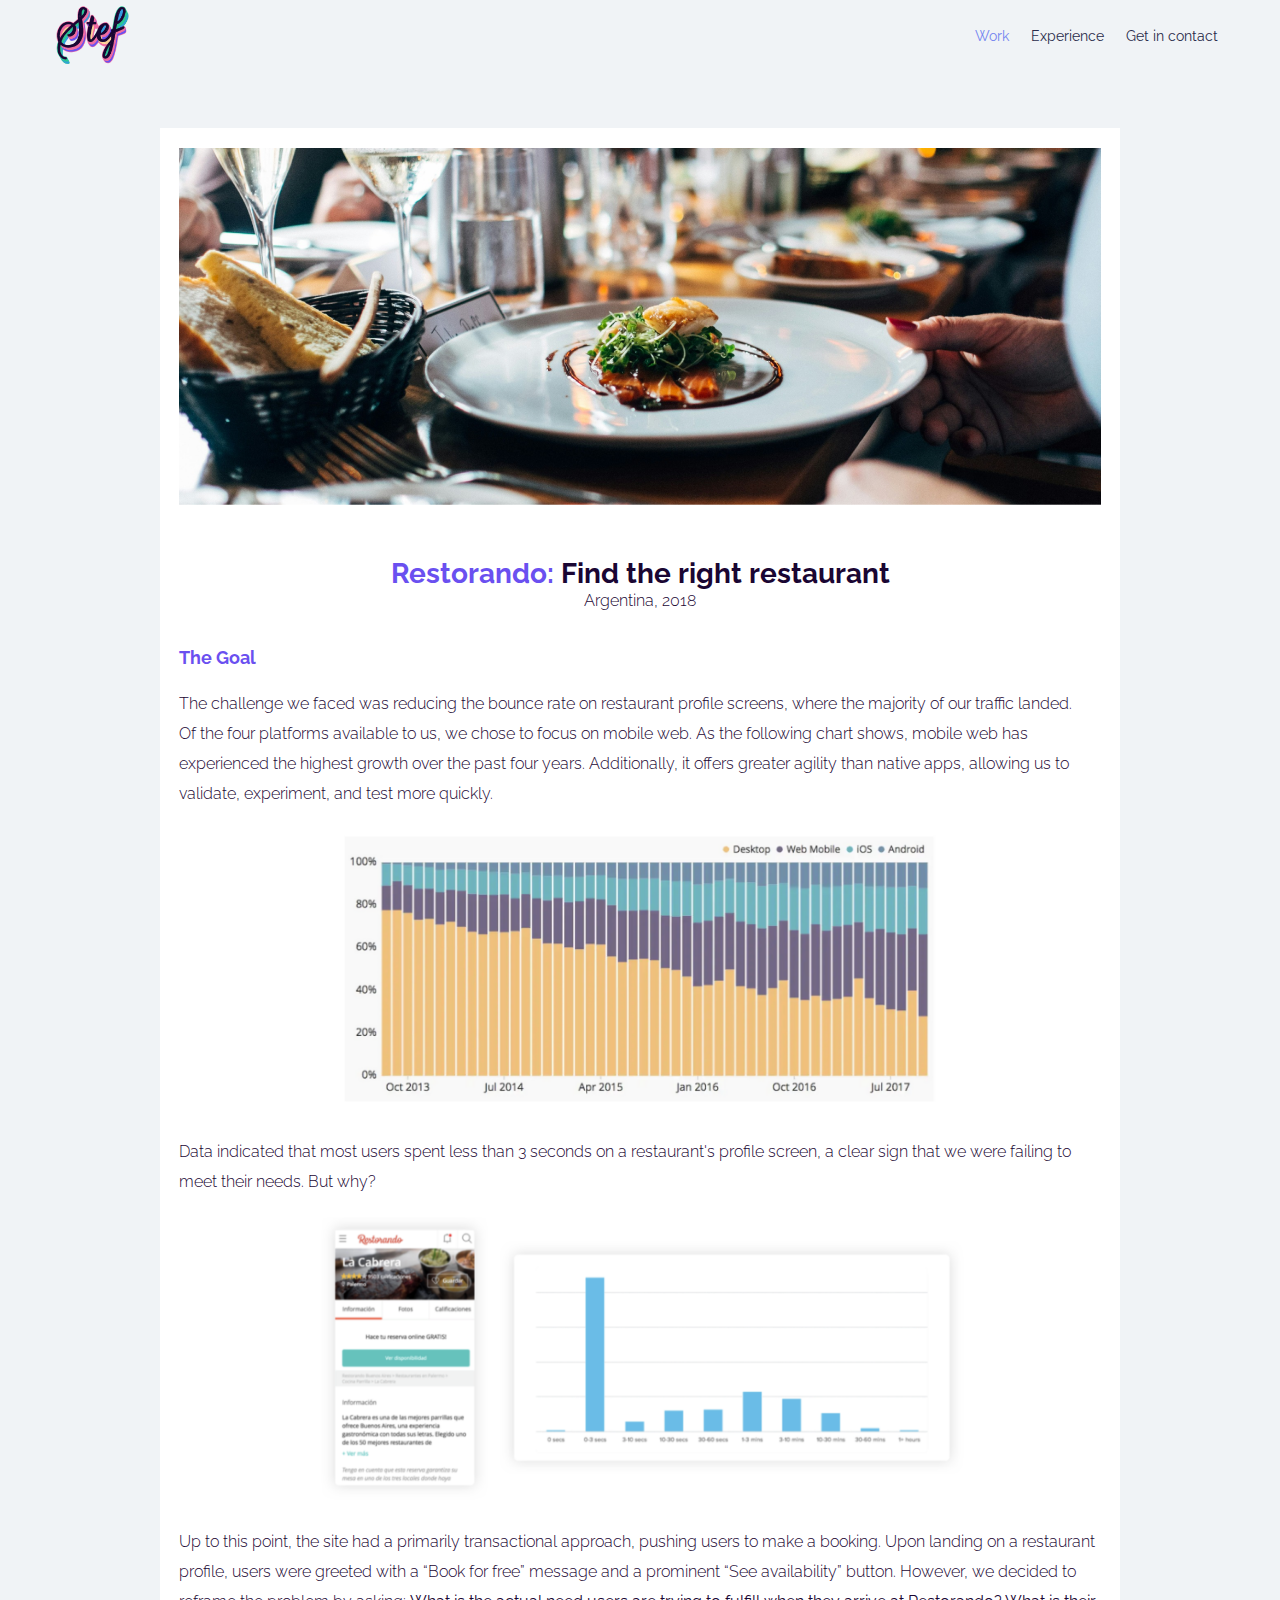
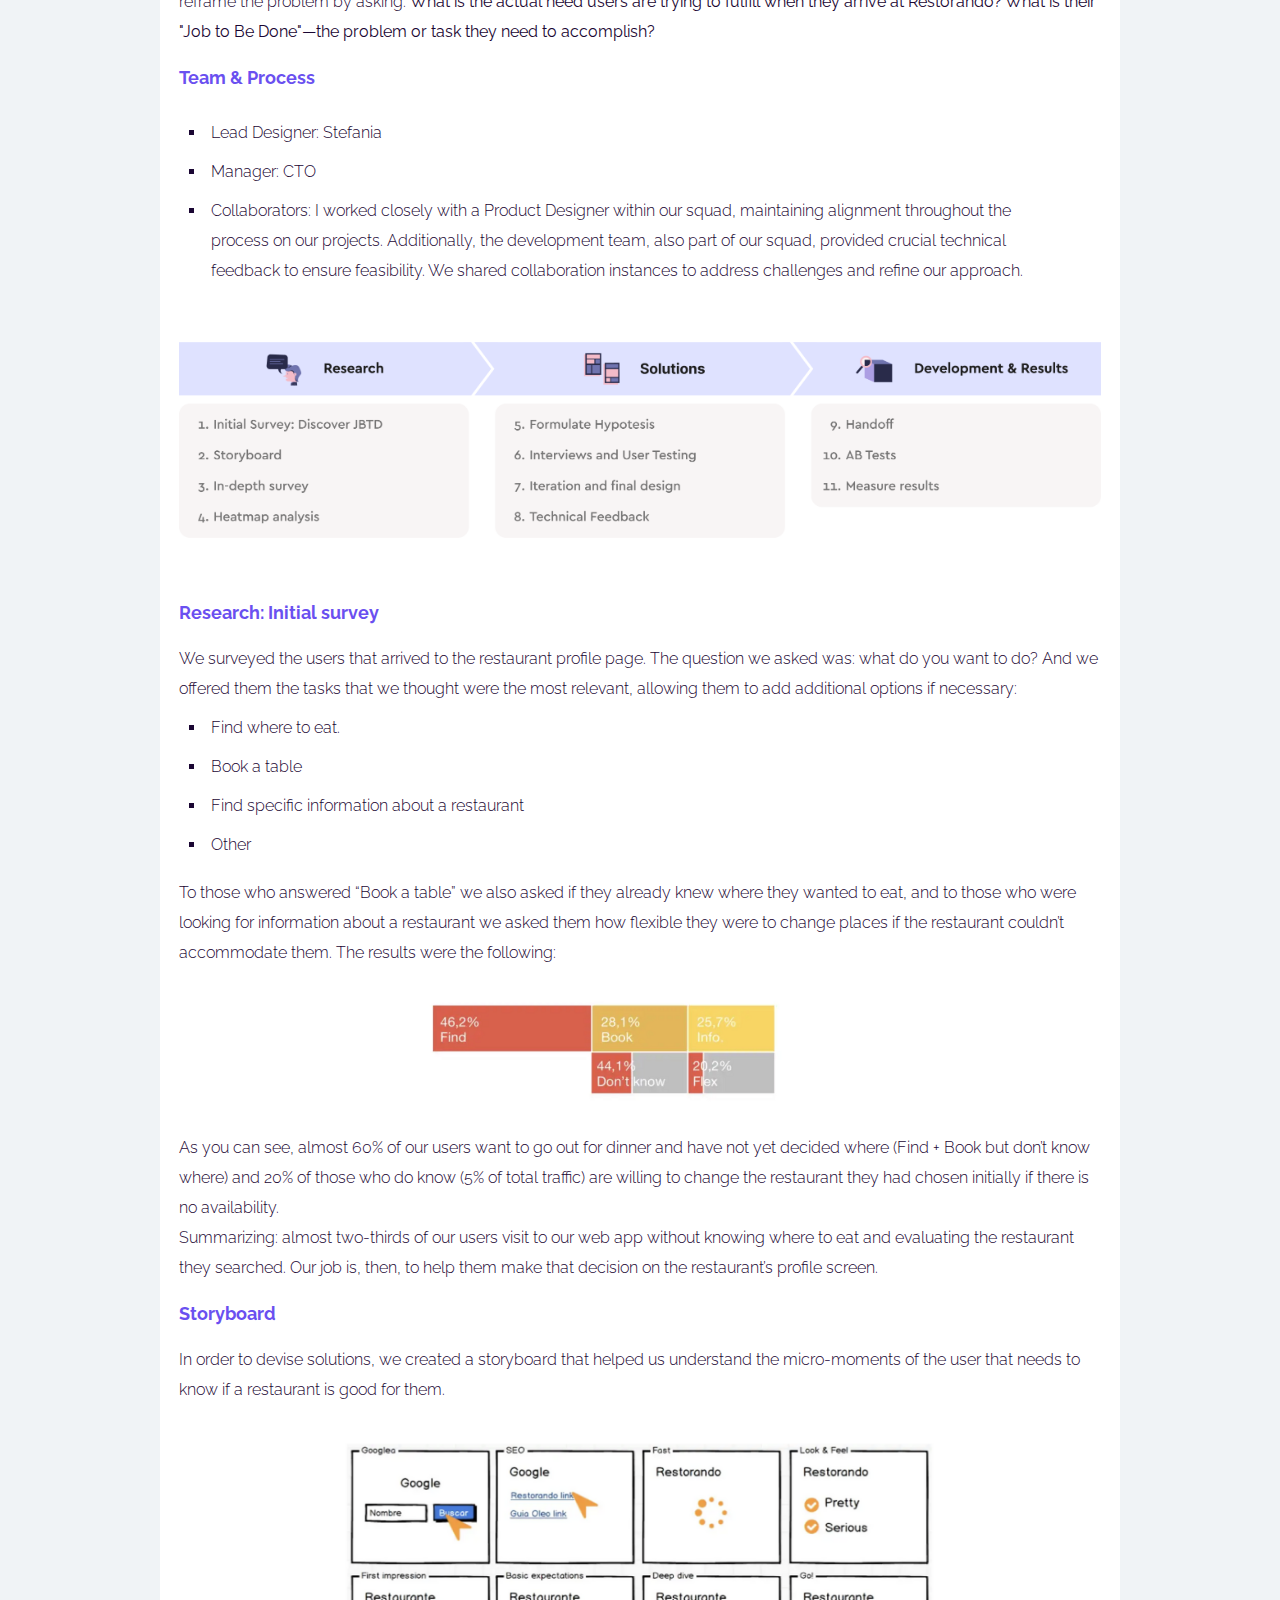
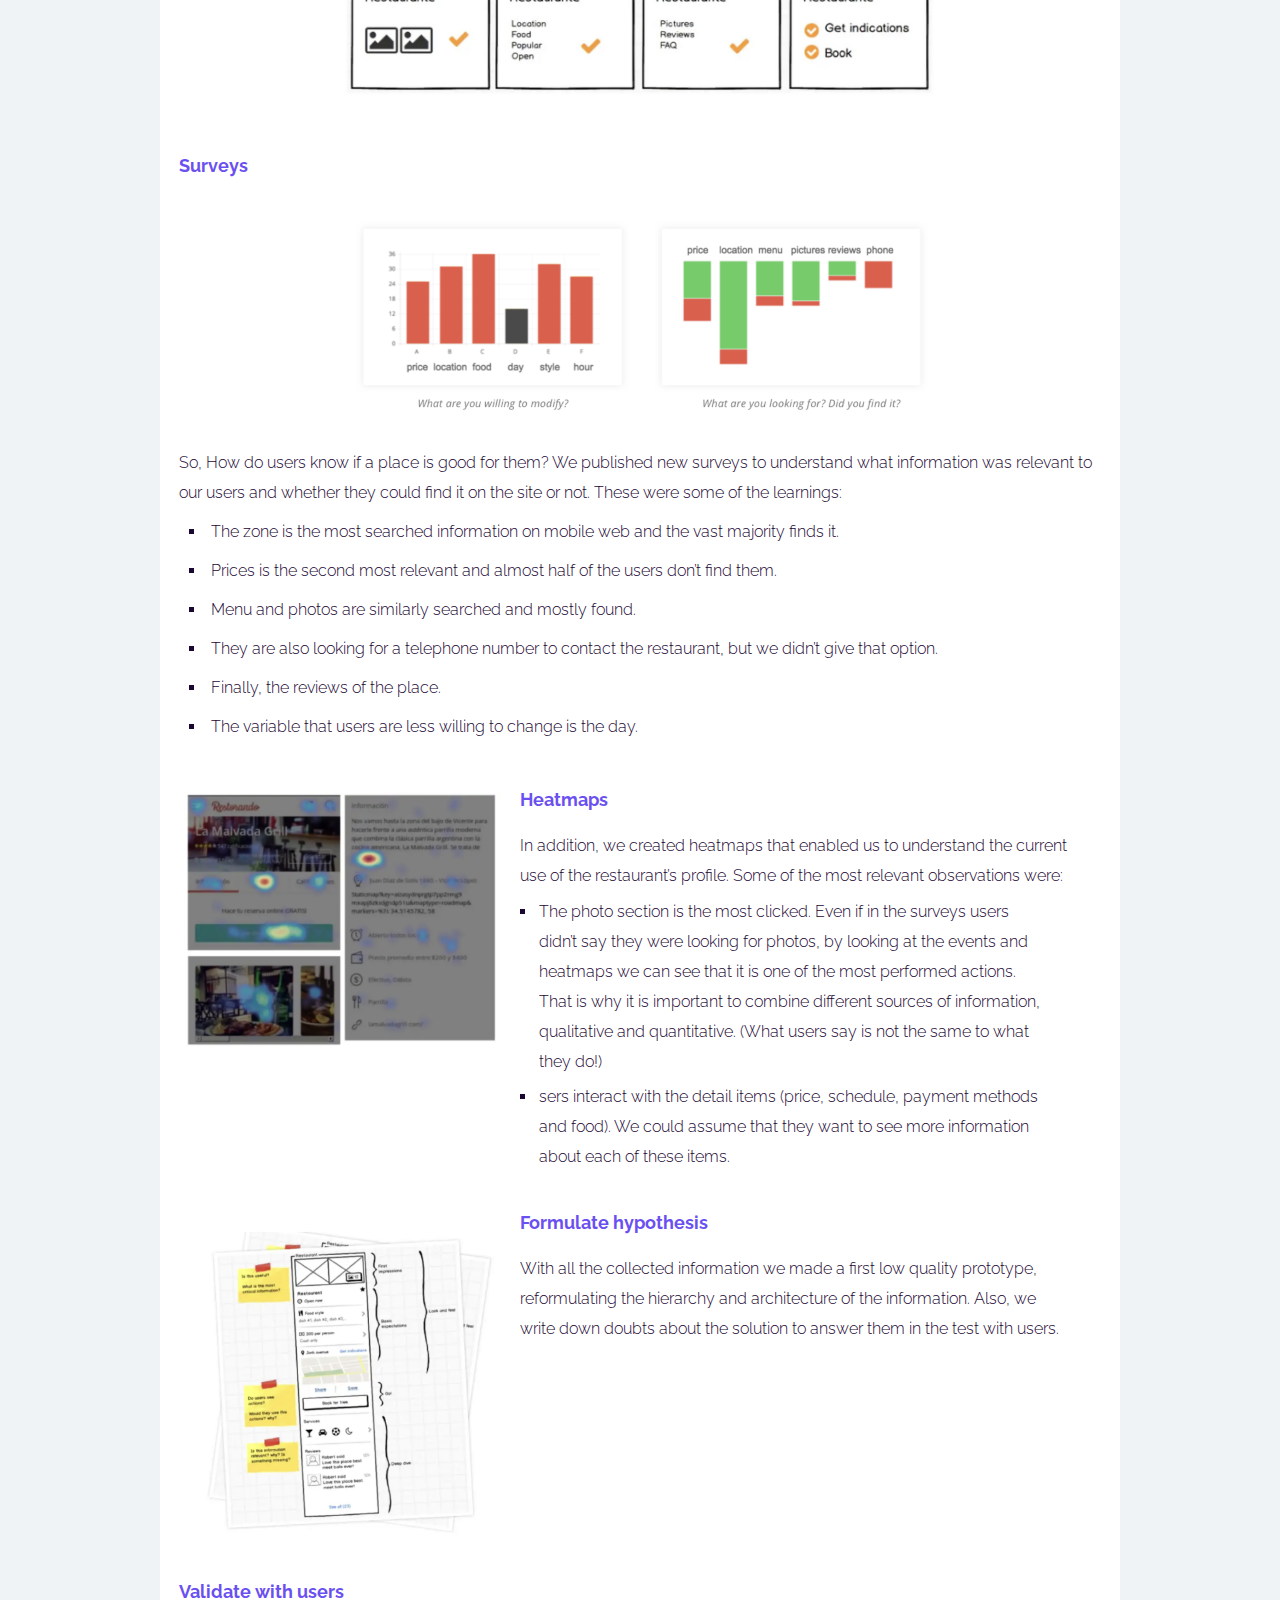
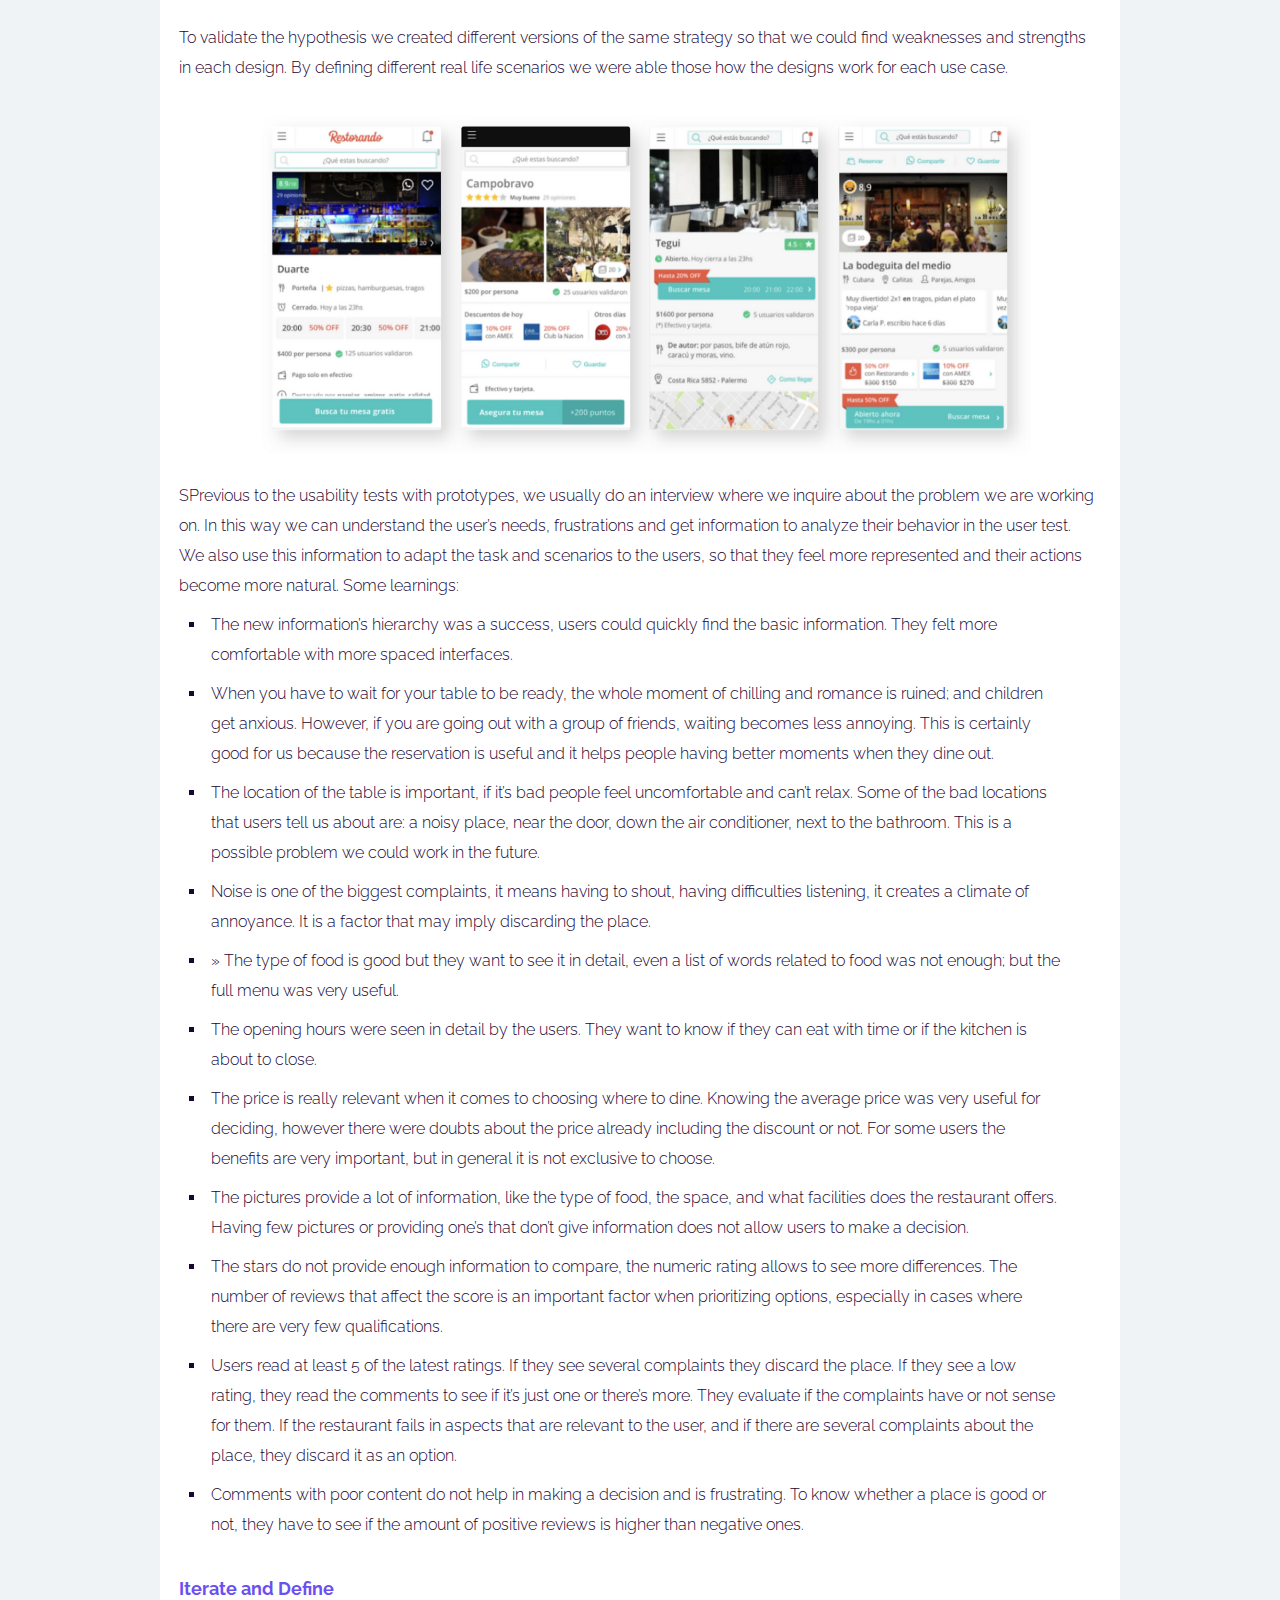
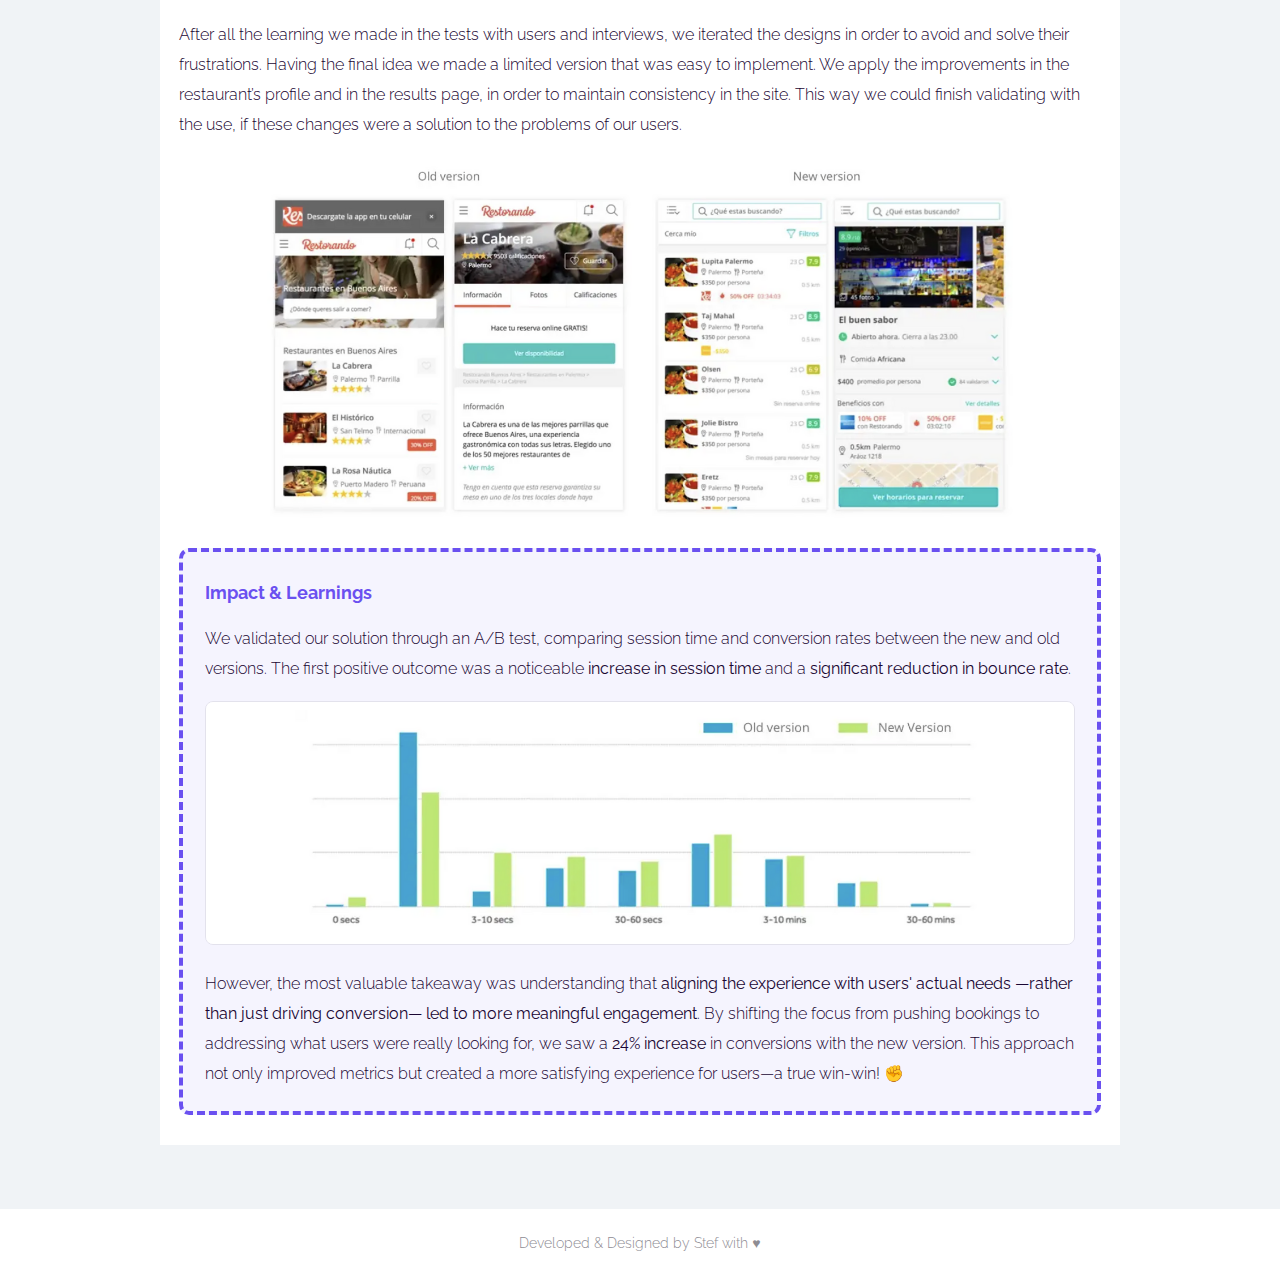
<file: project-restorando.html>
<!DOCTYPE html>
<html lang="es">
<head>
    <script async src="https://www.googletagmanager.com/gtag/js?id=G-R8P01XBKVN"></script>
    <script>
      window.dataLayer = window.dataLayer || [];
      function gtag(){dataLayer.push(arguments);}
      gtag('js', new Date());

      gtag('config', 'G-R8P01XBKVN');
    </script>

    <meta charset="UTF-8">
    <title>Stefania Spangenberg</title>
    <link rel="stylesheet" href="stylesheet.css">
    <link rel="stylesheet" href="project-preview.css">
    <link rel="stylesheet" href="mobile-style.css">
    <link rel="stylesheet" href="modal.css">
    <link rel="icon" href="img/favicon.ico" type="image/x-icon">
    <meta name="viewport" content="width=device-width, initial-scale=1, maximum-scale=1">

    <!-- fonts -->
    <link rel="preconnect" href="https://fonts.googleapis.com">
    <link rel="preconnect" href="https://fonts.gstatic.com" crossorigin>
    <link href="https://fonts.googleapis.com/css2?family=Raleway:ital,wght@0,100..900;1,100..900&family=Space+Mono:ital,wght@0,400;0,700;1,400;1,700&display=swap" rel="stylesheet">
    <!-- Google tag (gtag.js) -->
</head>
<body>
  <div class="projectPage">
    <div class="header">
    <img loading="lazy" srcset="img/logo.png" class="img" onclick="redirectToPage('index.html')"/>
    <div class="menu-options">
      <a href="index.html#seeWork" class="selected">Work</a>
      <!--<a href="process.html" class="unselected">Process</a>-->
      <a href="https://www.linkedin.com/in/stefasp/" target="_blank" class="unselected">Experience</a>
      <a href="#getInContactBox" class="unselected" >Get in contact</a>
    </div>
  </div>
    <div class="full-container">
      <div class="modal-content">
          <div class="modal-text">
              <img src="img/projects/restorando/cover.png">
              <div class="title">
                  <h1><span class="highlight">Restorando:</span> Find the right restaurant</h1>
                  <p>Argentina, 2018</p>
              </div>
              <h2>The Goal</h2>
              <p>The challenge we faced was reducing the bounce rate on restaurant profile screens, where the majority of our traffic landed.</p>

              <p>Of the four platforms available to us, we chose to focus on mobile web. As the following chart shows, mobile web has experienced the highest growth over the past four years. Additionally, it offers greater agility than native apps, allowing us to validate, experiment, and test more quickly.</p>
              <img src="img/projects/restorando/01.png">
              <p>Data indicated that most users spent less than 3 seconds on a restaurant's profile screen, a clear sign that we were failing to meet their needs. But why?</p>
              <img src="img/projects/restorando/02.png">
              <p>Up to this point, the site had a primarily transactional approach, pushing users to make a booking. Upon landing on a restaurant profile, users were greeted with a “Book for free” message and a prominent “See availability” button. However, we decided to reframe the problem by asking: <strong>What is the actual need users are trying to fulfill when they arrive at Restorando? What is their "Job to Be Done"—the problem or task they need to accomplish?</strong></p>

              <h2>Team & Process</h2>
              <ul>
                <li>Lead Designer: Stefania</li>
                <li>Manager: CTO</li>
                <li>Collaborators: I worked closely with a Product Designer within our squad, maintaining alignment throughout the process on our projects. Additionally, the development team, also part of our squad, provided crucial technical feedback to ensure feasibility. We shared collaboration instances to address challenges and refine our approach.</li>
              </ul>
              <img src="img/projects/restorando/timeline.png">

              <h2>Research: Initial survey</h2>
              <p>We surveyed the users that arrived to the restaurant profile page. The question we asked was: what do you want to do? And we offered them the tasks that we thought were the most relevant, allowing them to add additional options if necessary:</p>
              <ul>
                <li>Find where to eat.</li>
                <li>Book a table</li>
                <li>Find specific information about a restaurant</li>
                <li>Other</li>
              </ul>
              <p>To those who answered “Book a table” we also asked if they already knew where they wanted to eat, and to those who were looking for information about a restaurant we asked them how flexible they were to change places if the restaurant couldn’t accommodate them. The results were the following:</li></p>
              
              <img src="img/projects/restorando/03.png">
              <p>As you can see, almost 60% of our users want to go out for dinner and have not yet decided where (Find + Book but don’t know where) and 20% of those who do know (5% of total traffic) are willing to change the restaurant they had chosen initially if there is no availability.</p>
              <p>Summarizing: almost two-thirds of our users visit to our web app without knowing where to eat and evaluating the restaurant they searched. Our job is, then, to help them make that decision on the restaurant’s profile screen.</p>

              <h2>Storyboard</h2>
              <p>In order to devise solutions, we created a storyboard that helped us understand the micro-moments of the user that needs to know if a restaurant is good for them.</p>
              <img src="img/projects/restorando/04.png">
              
              <h2>Surveys</h2>
              <img src="img/projects/restorando/05.png">
              <p>So, How do users know if a place is good for them? We published new surveys to understand what information was relevant to our users and whether they could find it on the site or not. These were some of the learnings:</p>
              <ul>
                <li>The zone is the most searched information on mobile web and the vast majority finds it.</li>
                <li>Prices is the second most relevant and almost half of the users don’t find them.</li>
                <li>Menu and photos are similarly searched and mostly found.</li>
                <li>They are also looking for a telephone number to contact the restaurant, but we didn’t give that option.</li>
                <li>Finally, the reviews of the place.</li>
                <li>The variable that users are less willing to change is the day.</li>
              </ul>

              <div class="two-columns">
                <div class="img-half"><img src="img/projects/restorando/06.png"/></div>
                <div class="text-half">
                  <h2>Heatmaps</h2>
                  <p>In addition, we created heatmaps that enabled us to understand the current use of the restaurant’s profile. Some of the most relevant observations were:</p>
                  <ul>
                    <li>The photo section is the most clicked. Even if in the surveys users didn’t say they were looking for photos, by looking at the events and heatmaps we can see that it is one of the most performed actions. That is why it is important to combine different sources of information, qualitative and quantitative. (What users say is not the same to what they do!)</li>
                    <li>sers interact with the detail items (price, schedule, payment methods and food). We could assume that they want to see more information about each of these items.</li>
                  </ul>
                </div>
              </div>
              <div class="two-columns">
                <div class="img-half"><img src="img/projects/restorando/07.png"/></div>
                <div class="text-half">
                  <h2>Formulate hypothesis</h2>
                  <p>With all the collected information we made a first low quality prototype, reformulating the hierarchy and architecture of the information. Also, we write down doubts about the solution to answer them in the test with users.</p>
                </div>
              </div>
              <h2>Validate with users</h2>
              <p>To validate the hypothesis we created different versions of the same strategy so that we could find weaknesses and strengths in each design. By defining different real life scenarios we were able those how the designs work for each use case.</p>
              <img src="img/projects/restorando/08.png"/>
              <p>SPrevious to the usability tests with prototypes, we usually do an interview where we inquire about the problem we are working on. In this way we can understand the user’s needs, frustrations and get information to analyze their behavior in the user test.</p>
              <p>We also use this information to adapt the task and scenarios to the users, so that they feel more represented and their actions become more natural. Some learnings:</p>
              <ul>
                <li>The new information’s hierarchy was a success, users could quickly find the basic information. They felt more comfortable with more spaced interfaces.</li>
                <li>When you have to wait for your table to be ready, the whole moment of chilling and romance is ruined; and children get anxious. However, if you are going out with a group of friends, waiting becomes less annoying. This is certainly good for us because the reservation is useful and it helps people having better moments when they dine out.</li>
                <li>The location of the table is important, if it’s bad people feel uncomfortable and can’t relax. Some of the bad locations that users tell us about are: a noisy place, near the door, down the air conditioner, next to the bathroom. This is a possible problem we could work in the future.</li>
                <li>Noise is one of the biggest complaints, it means having to shout, having difficulties listening, it creates a climate of annoyance. It is a factor that may imply discarding the place.</li>
                <li>» The type of food is good but they want to see it in detail, even a list of words related to food was not enough; but the full menu was very useful.</li>
                <li>The opening hours were seen in detail by the users. They want to know if they can eat with time or if the kitchen is about to close.</li>
                <li>The price is really relevant when it comes to choosing where to dine. Knowing the average price was very useful for deciding, however there were doubts about the price already including the discount or not. For some users the benefits are very important, but in general it is not exclusive to choose.</li>
                <li>The pictures provide a lot of information, like the type of food, the space, and what facilities does the restaurant offers. Having few pictures or providing one’s that don’t give information does not allow users to make a decision.</li>
                <li>The stars do not provide enough information to compare, the numeric rating allows to see more differences. The number of reviews that affect the score is an important factor when prioritizing options, especially in cases where there are very few qualifications.</li>
                <li>Users read at least 5 of the latest ratings. If they see several complaints they discard the place. If they see a low rating, they read the comments to see if it’s just one or there’s more. They evaluate if the complaints have or not sense for them. If the restaurant fails in aspects that are relevant to the user, and if there are several complaints about the place, they discard it as an option.</li>
                <li>Comments with poor content do not help in making a decision and is frustrating. To know whether a place is good or not, they have to see if the amount of positive reviews is higher than negative ones.</li>
              </ul>
              <h2>Iterate and Define</h2>
              <p>After all the learning we made in the tests with users and interviews, we iterated the designs in order to avoid and solve their frustrations. Having the final idea we made a limited version that was easy to implement. We apply the improvements in the restaurant’s profile and in the results page, in order to maintain consistency in the site. This way we could finish validating with the use, if these changes were a solution to the problems of our users.</p>
              <img src="img/projects/restorando/09.png"/>
              <div class="impactSection">
                <h2>Impact & Learnings</h2>
                <p>We validated our solution through an A/B test, comparing session time and conversion rates between the new and old versions. The first positive outcome was a noticeable <b>increase in session time</b> and a <b>significant reduction in bounce rate</b>.</p>
                <img src="img/projects/restorando/10.png"/>
                <p>However, the most valuable takeaway was understanding that <strong>aligning the experience with users' actual needs —rather than just driving conversion— led to more meaningful engagement</strong>. By shifting the focus from pushing bookings to addressing what users were really looking for, we saw a <strong>24% increase</strong> in conversions with the new version. This approach not only improved metrics but created a more satisfying experience for users—a true win-win! ✊</p>
              </div>
          </div>
      </div>
    </div>
  </div>
  <div class="footer">Developed & Designed by Stef with ♥</div>

<script src="redirect.js"></script>
</body>
</html>
</file>
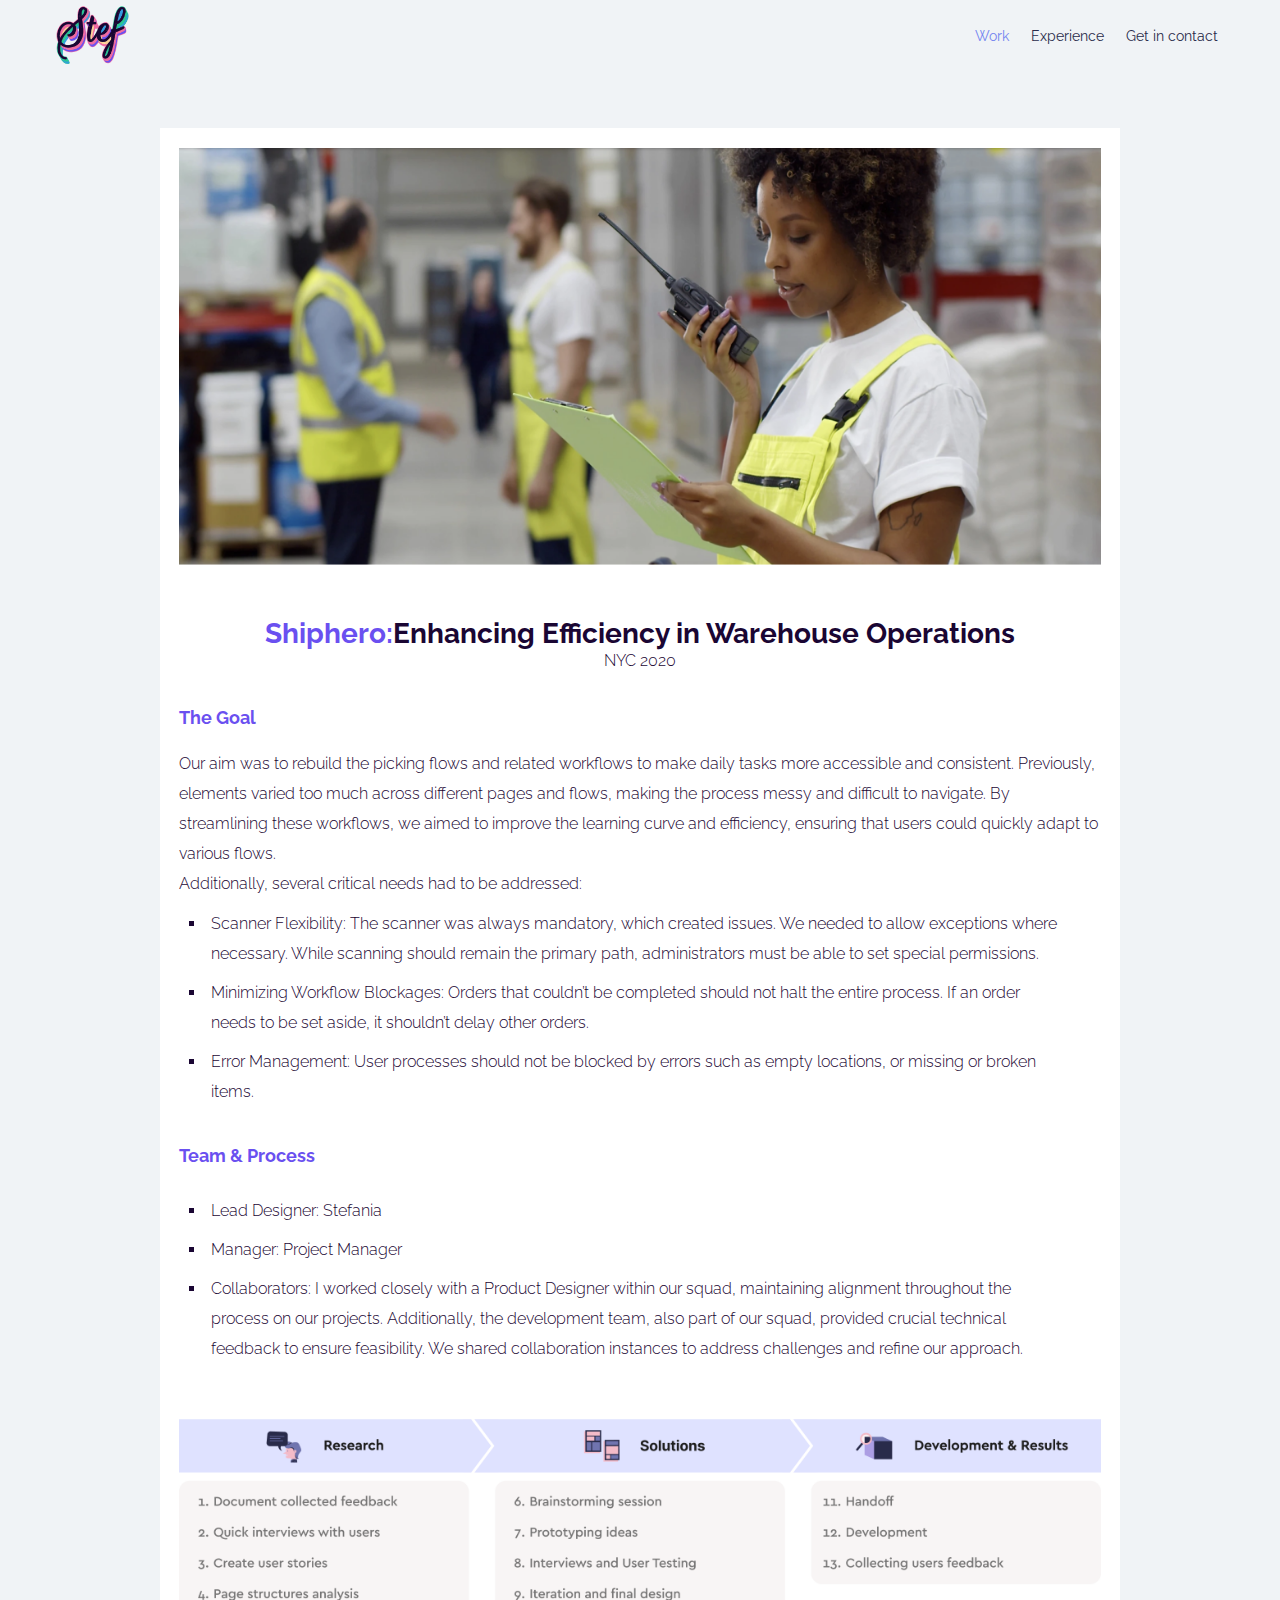
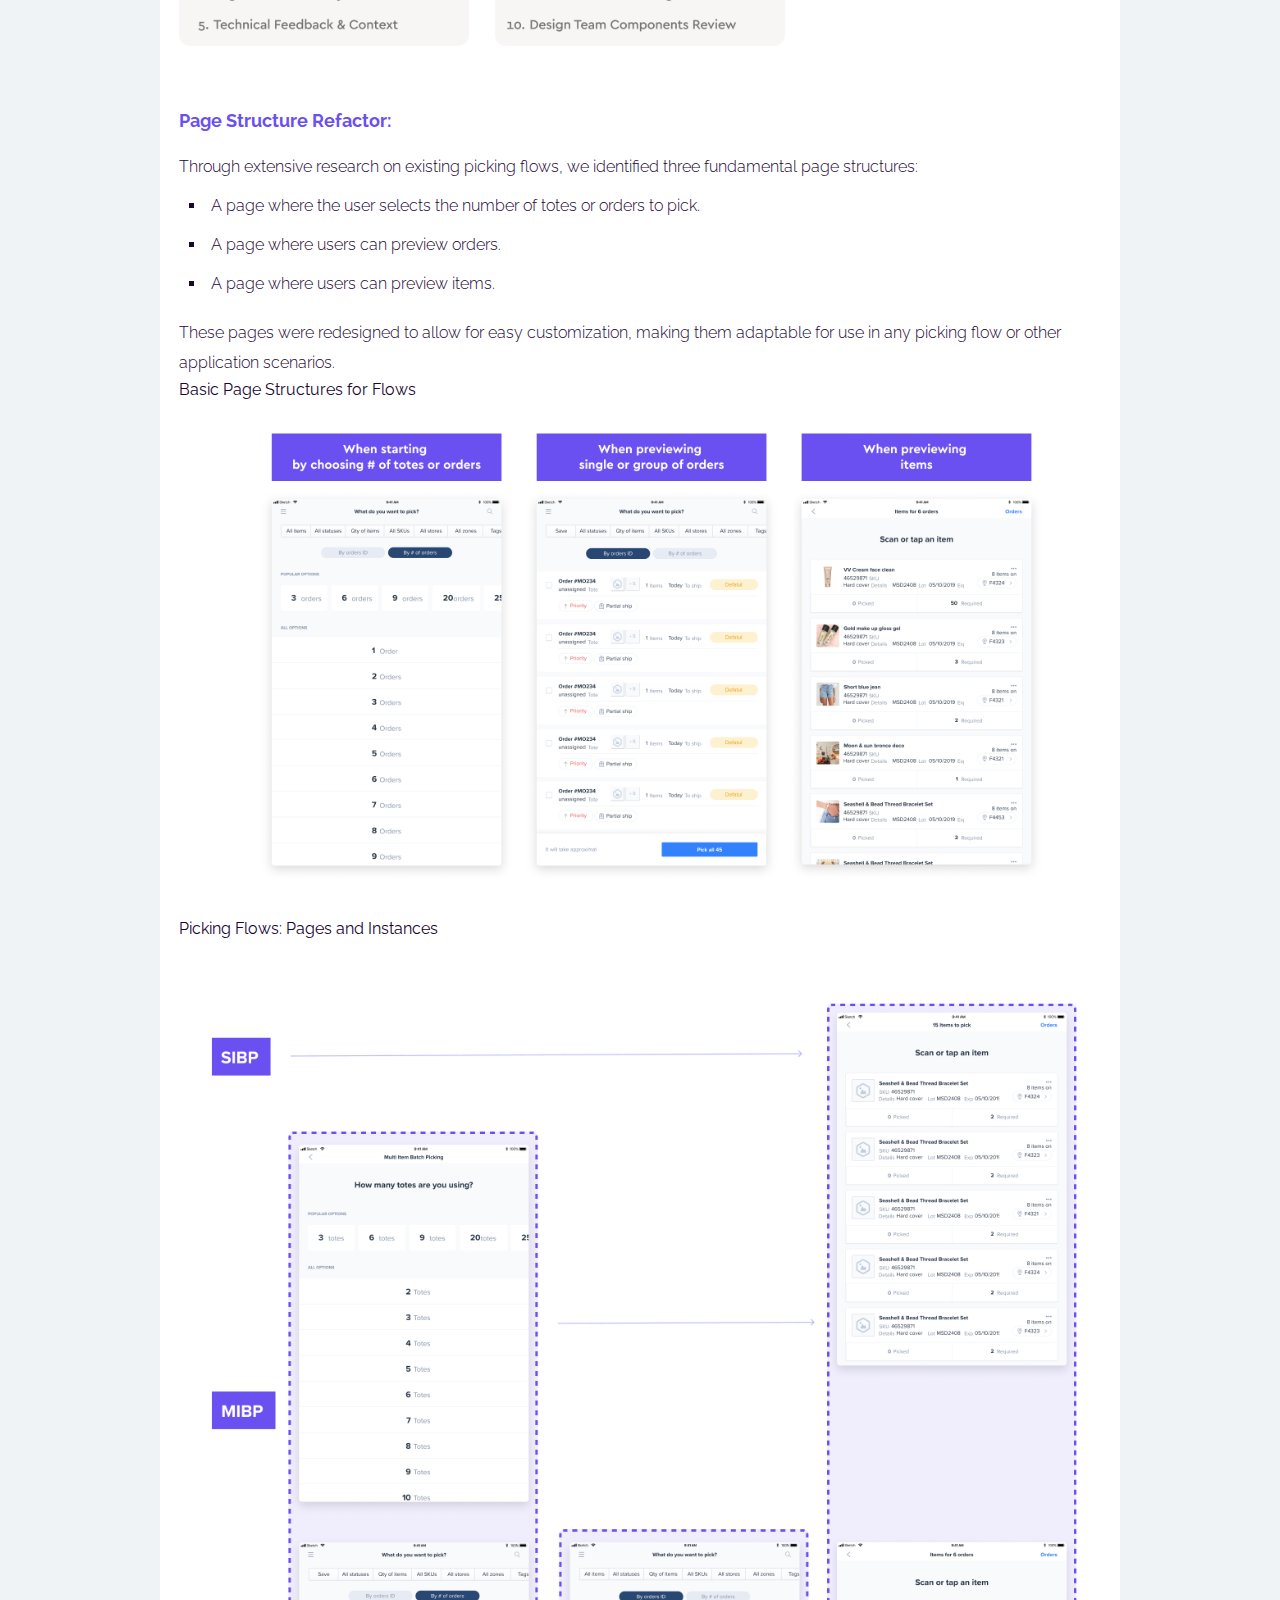
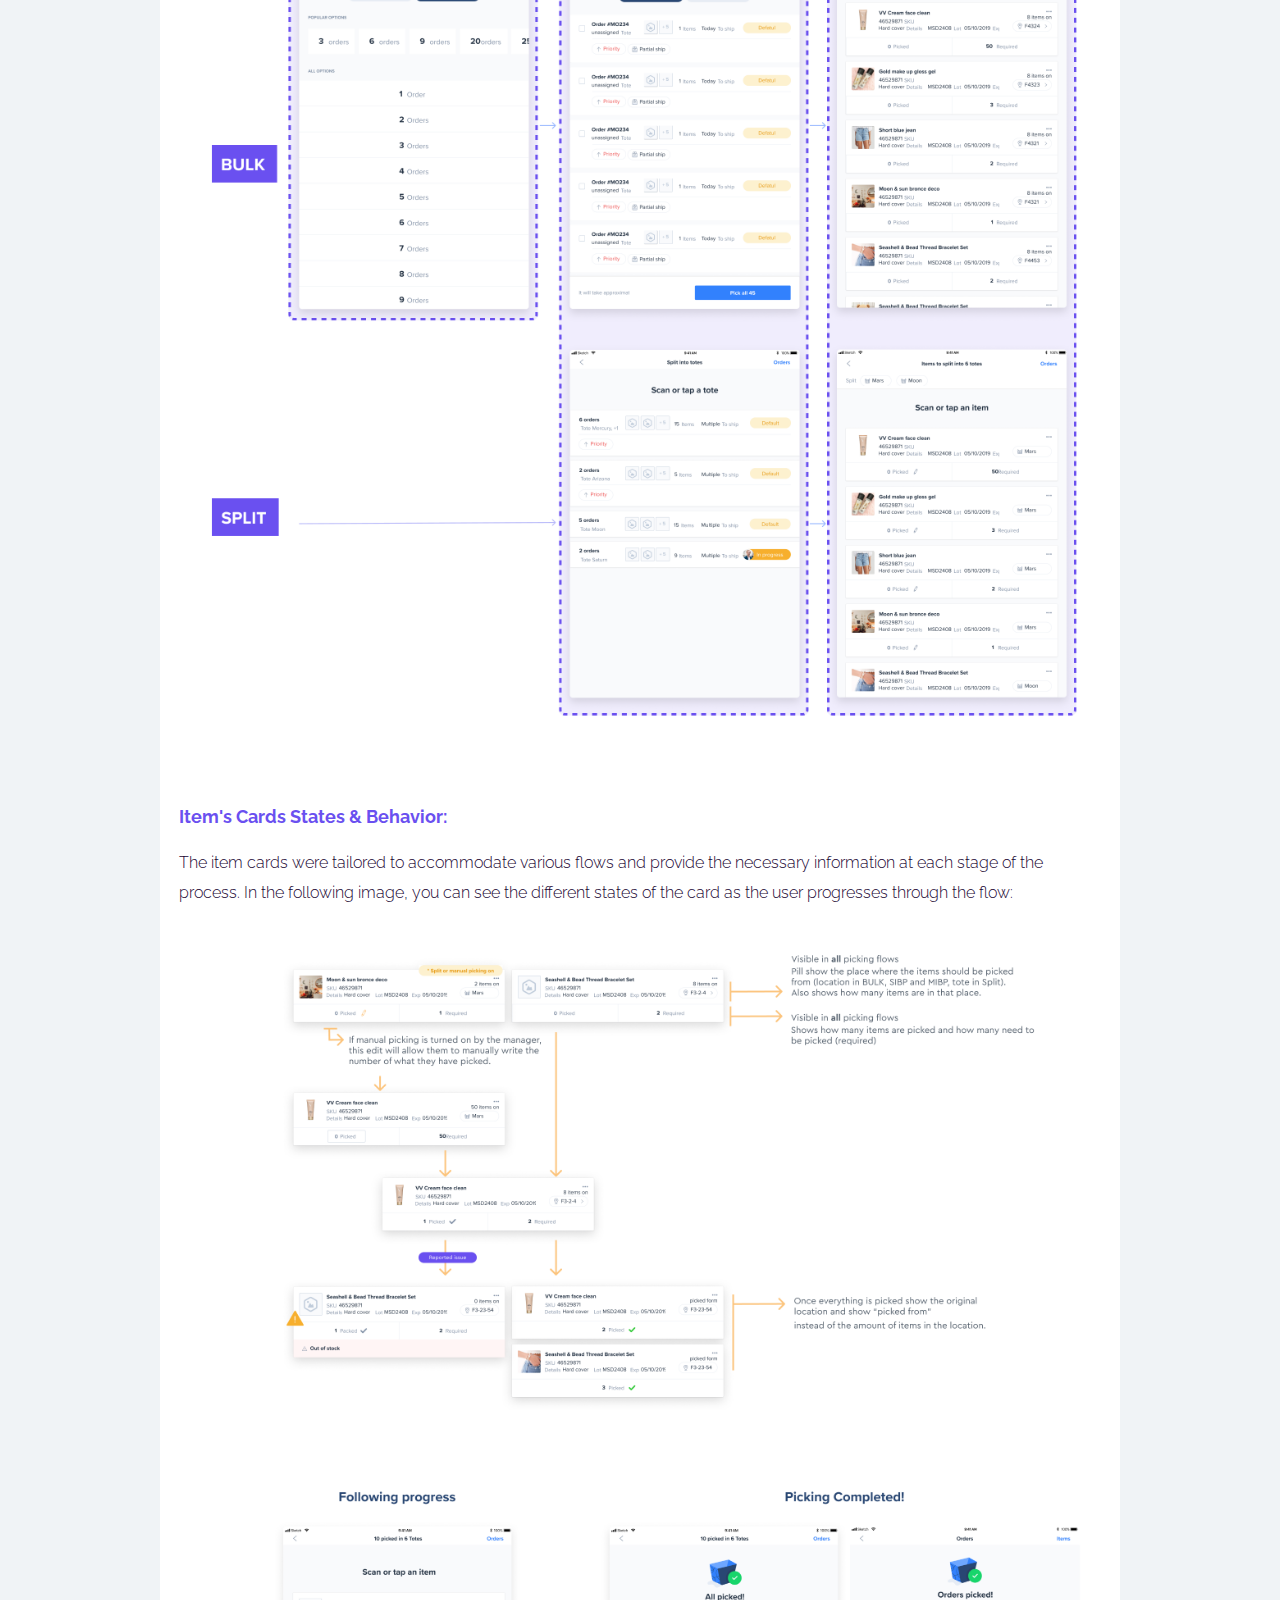
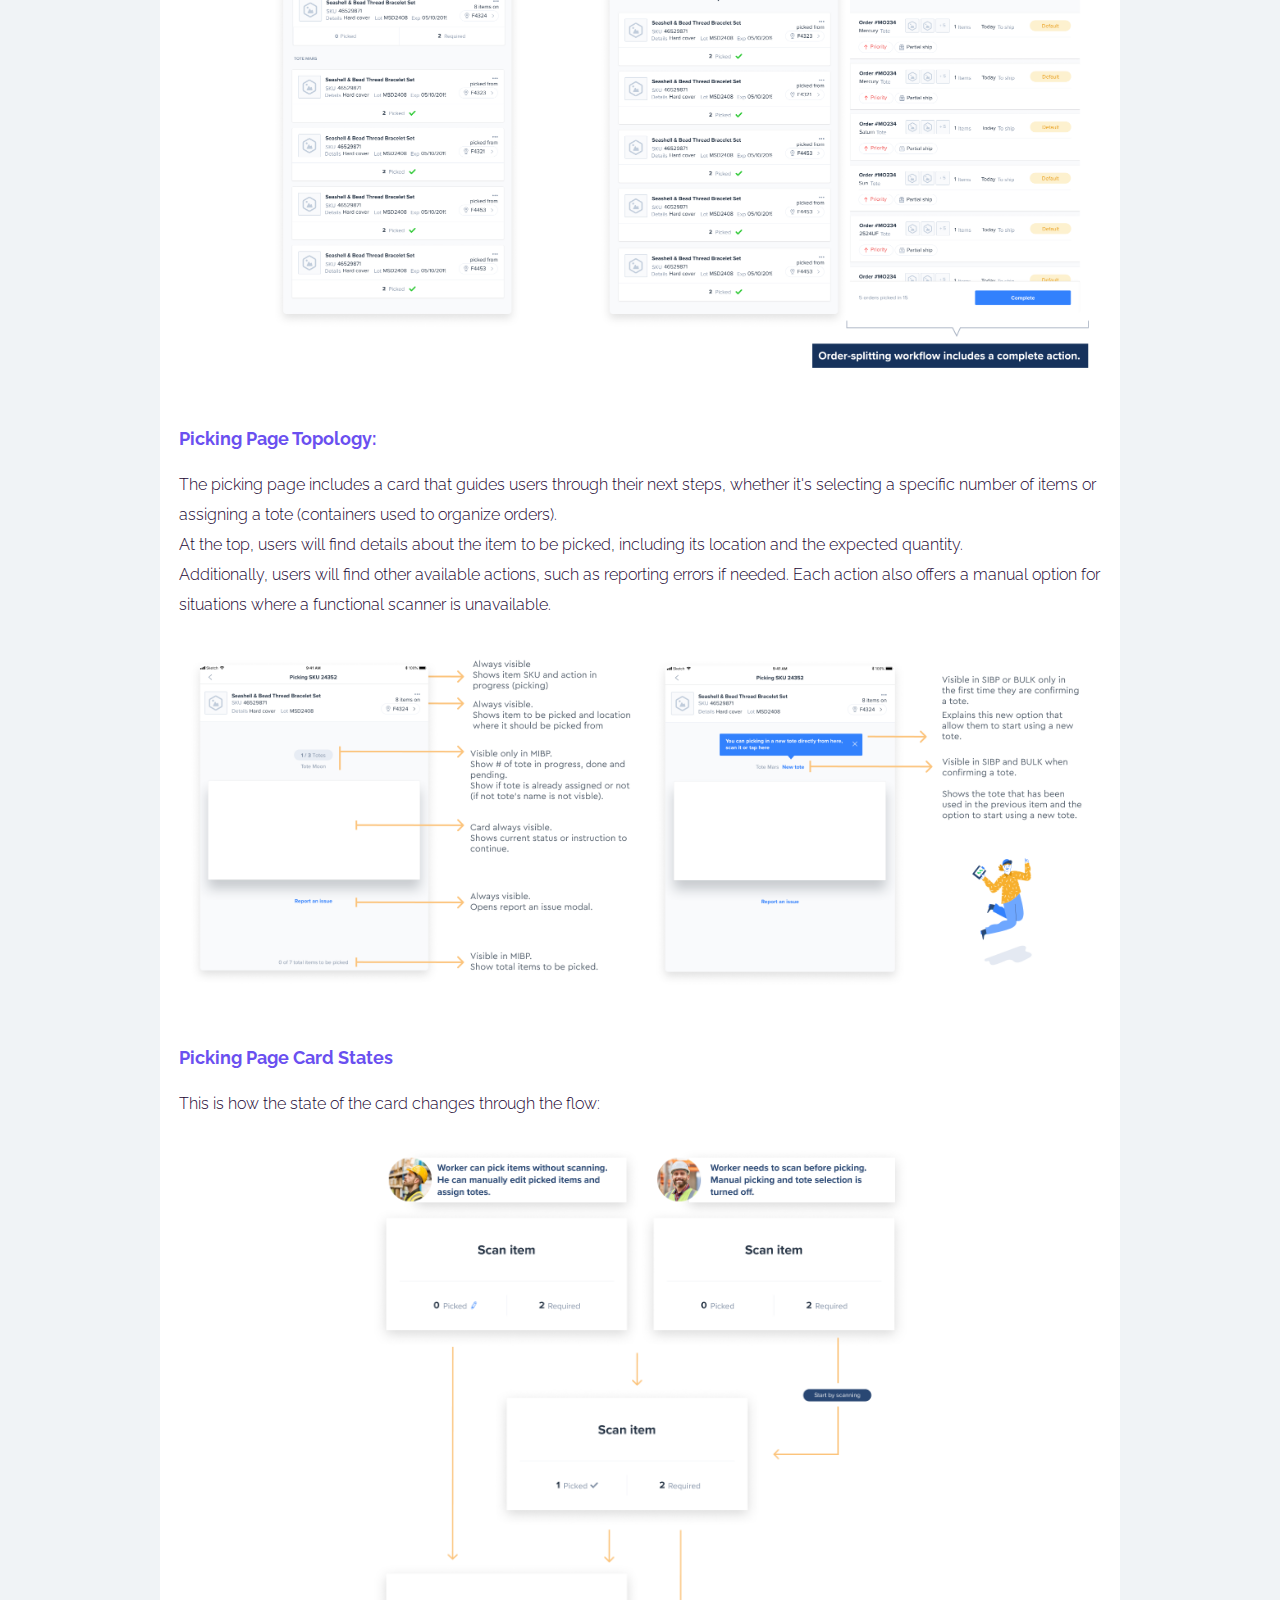
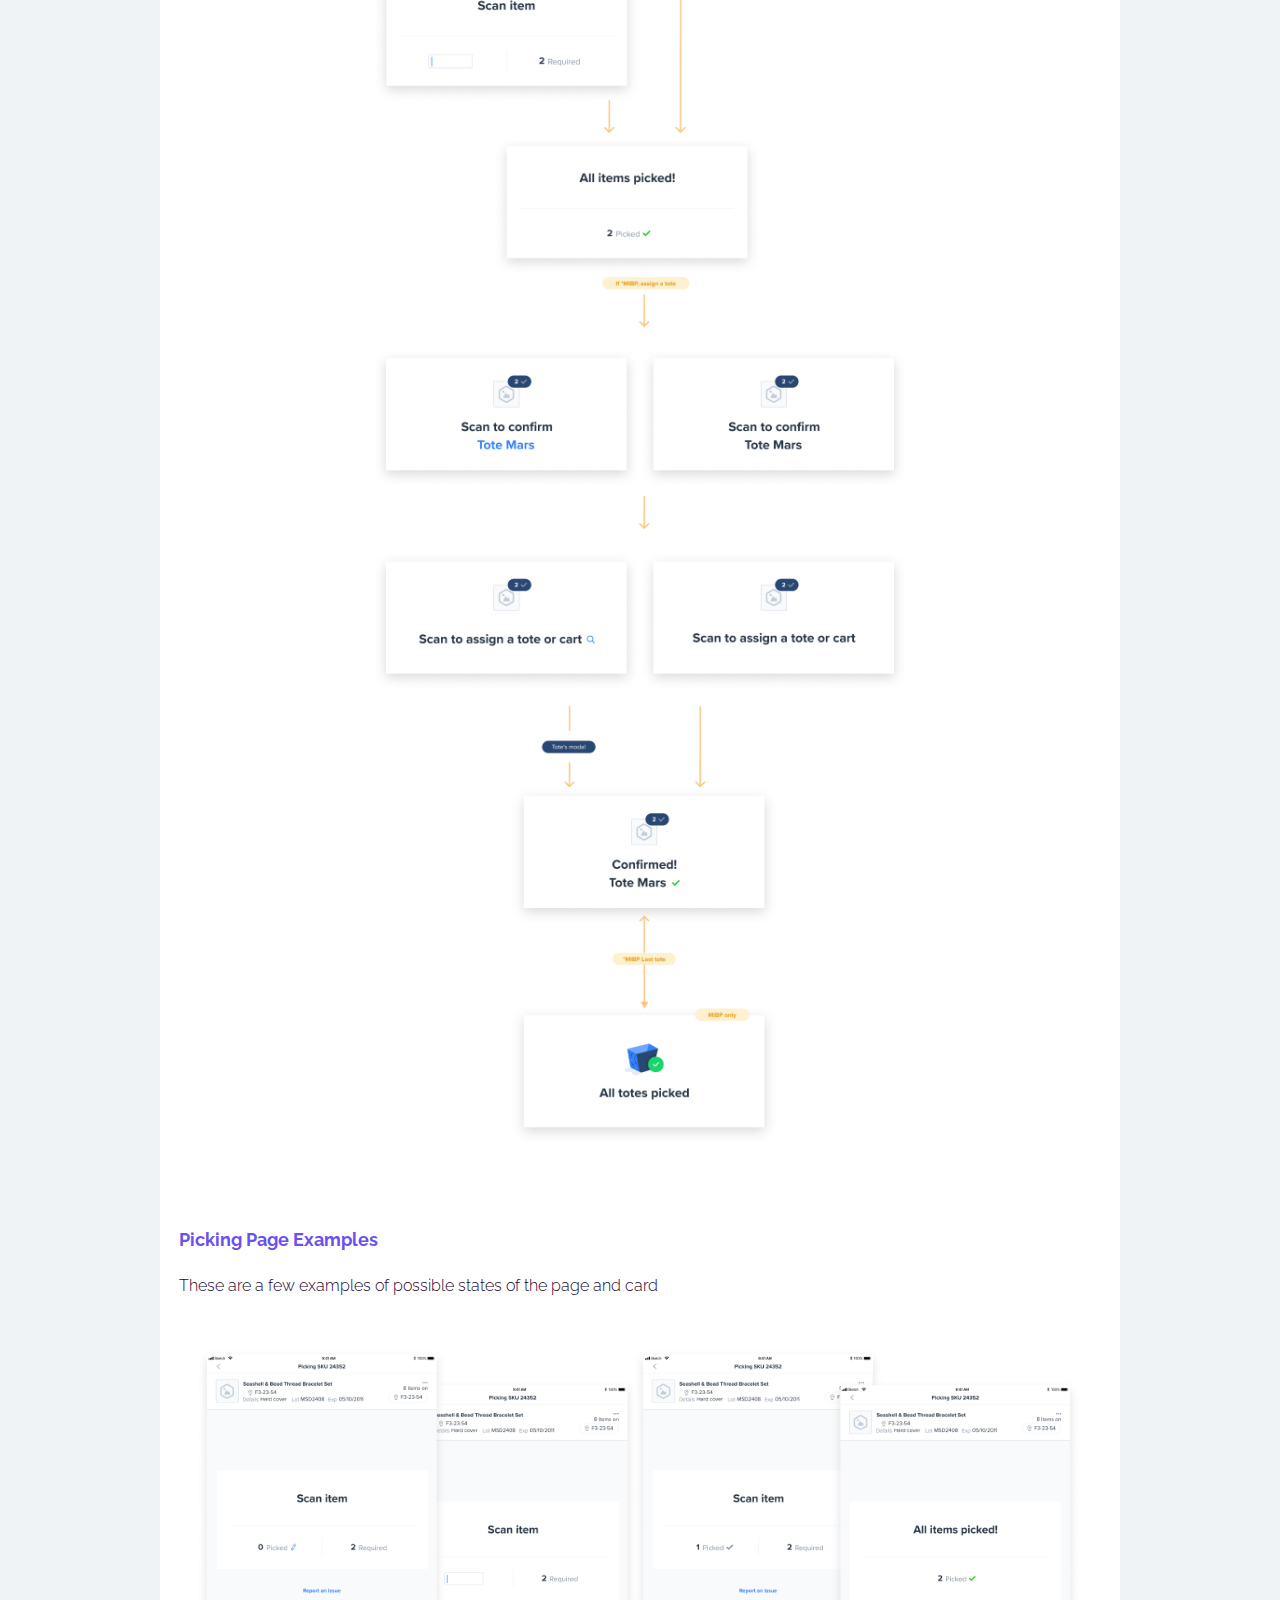
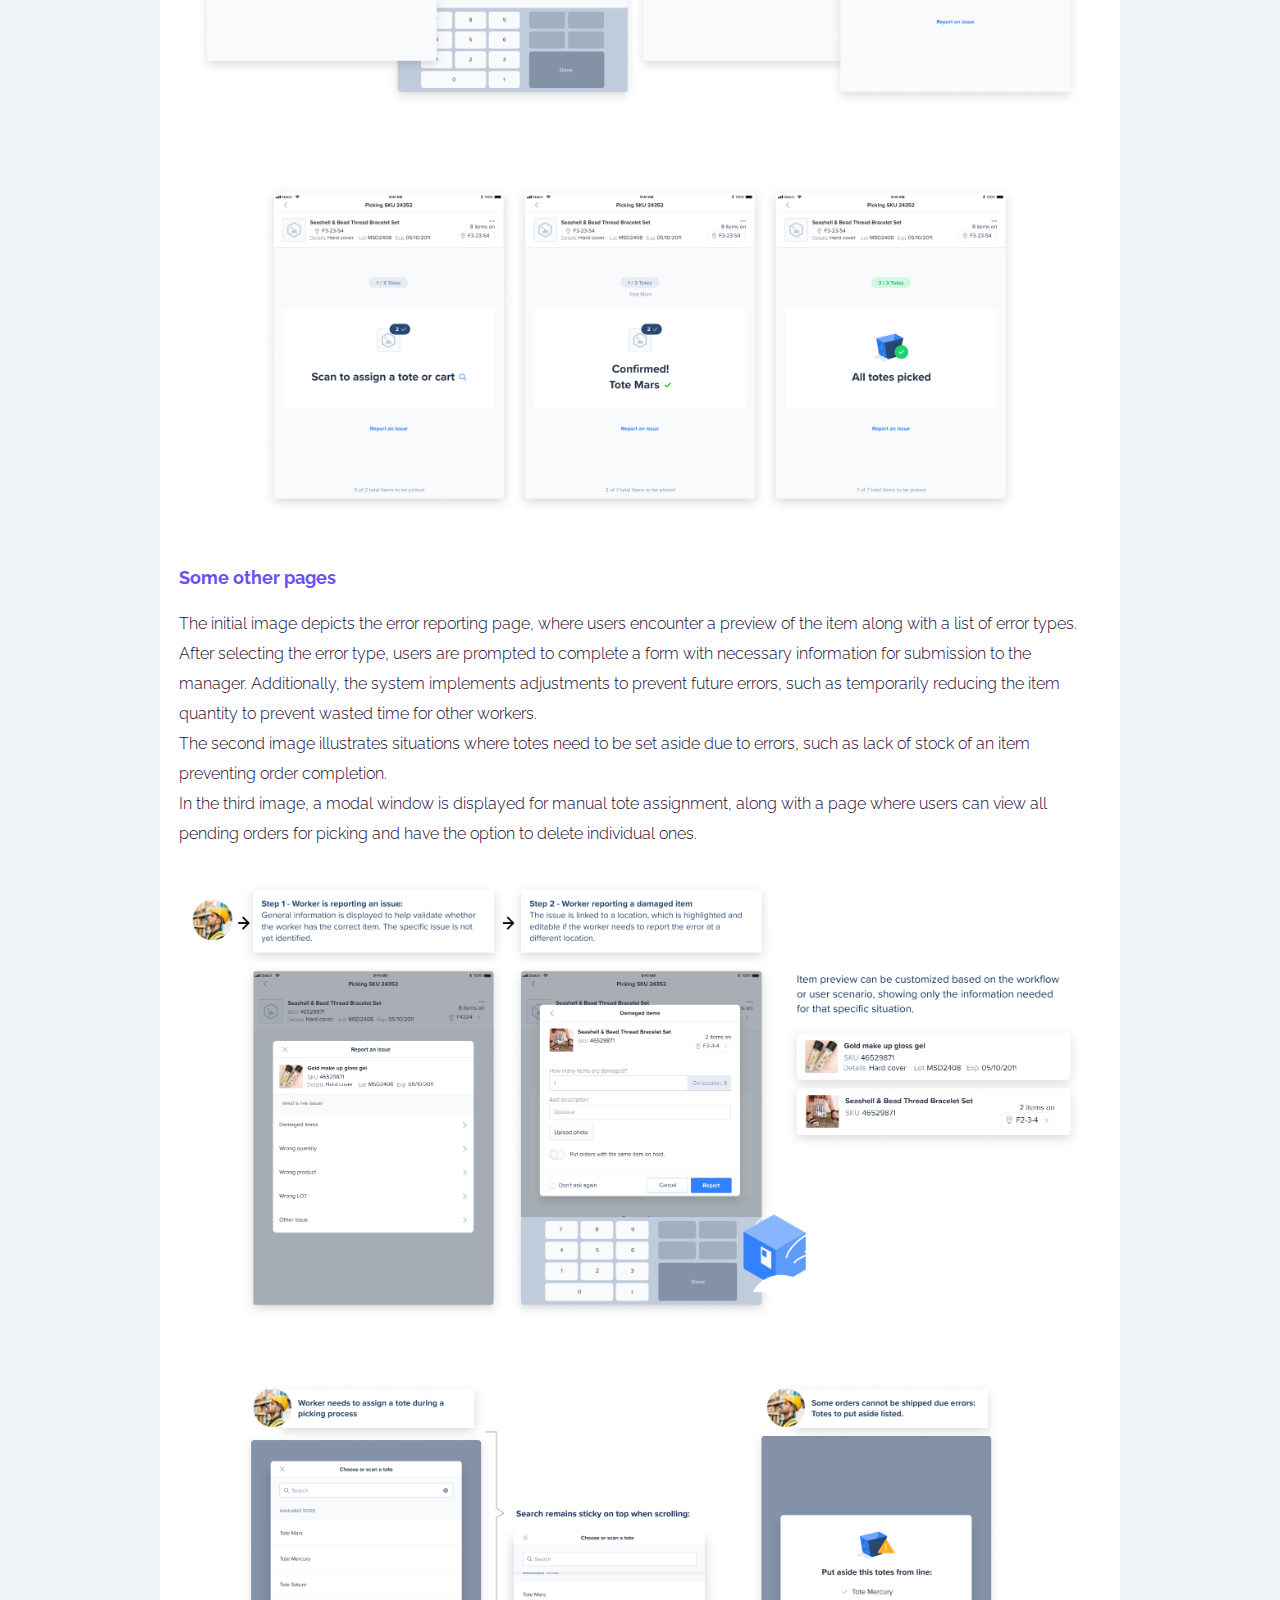
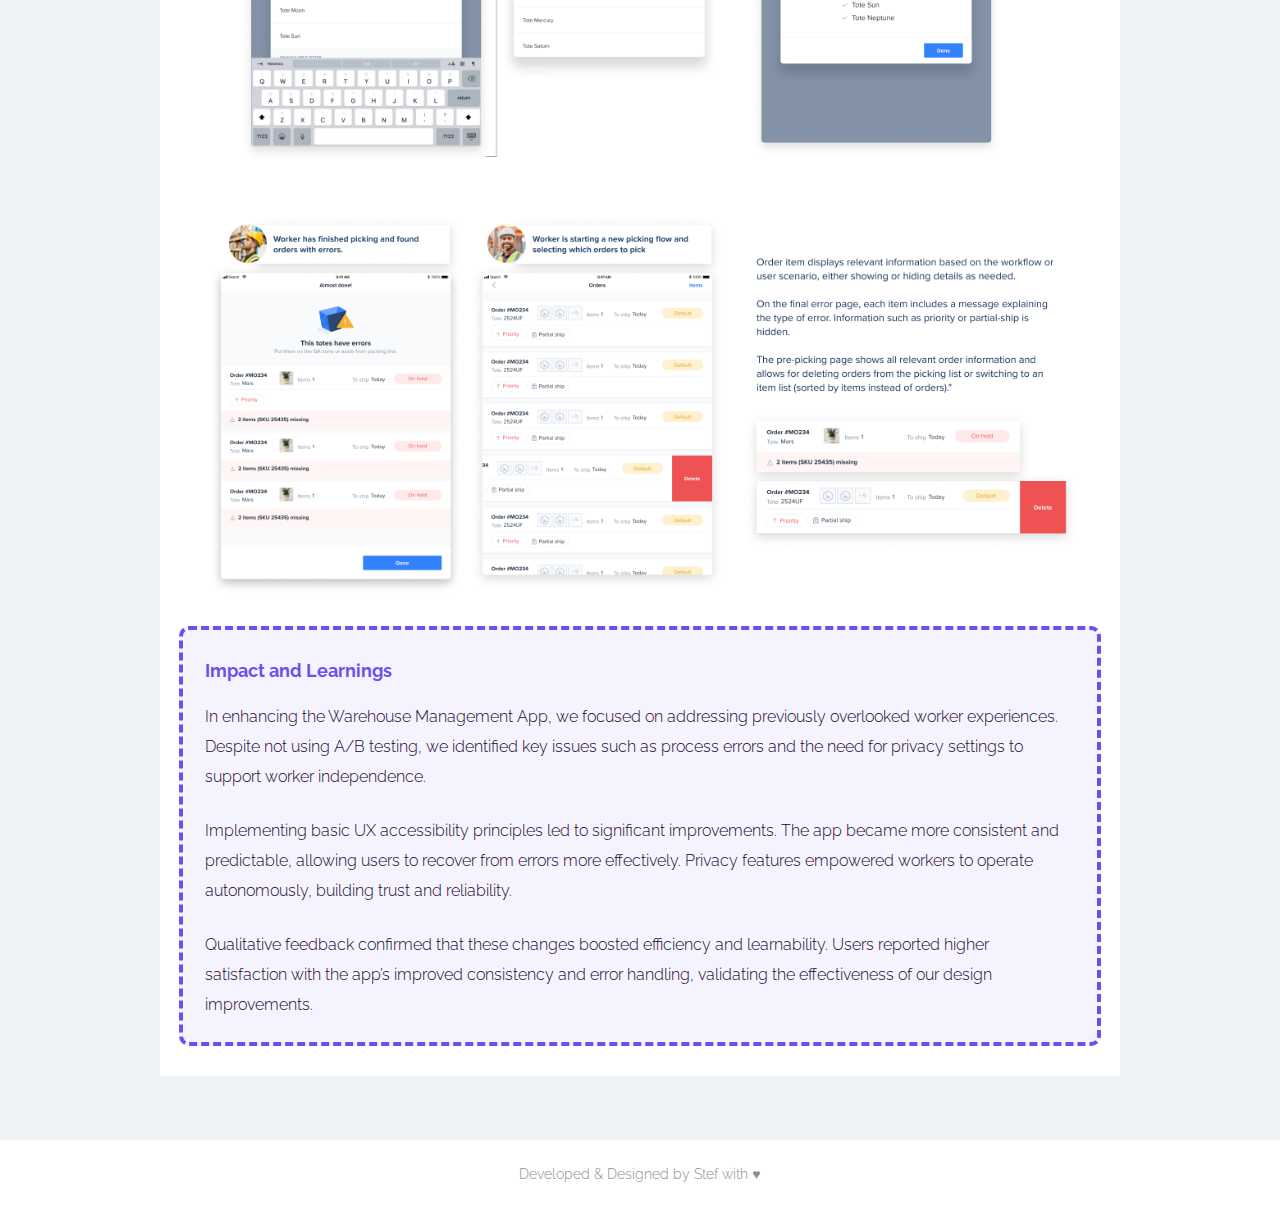
<file: project-shiphero.html>
<!DOCTYPE html>
<html lang="es">
<head>
    <script async src="https://www.googletagmanager.com/gtag/js?id=G-R8P01XBKVN"></script>
    <script>
      window.dataLayer = window.dataLayer || [];
      function gtag(){dataLayer.push(arguments);}
      gtag('js', new Date());

      gtag('config', 'G-R8P01XBKVN');
    </script>

    <meta charset="UTF-8">
    <title>Stefania Spangenberg</title>
    <link rel="stylesheet" href="stylesheet.css">
    <link rel="stylesheet" href="project-preview.css">
    <link rel="stylesheet" href="mobile-style.css">
    <link rel="stylesheet" href="modal.css">
    <link rel="icon" href="img/favicon.ico" type="image/x-icon">
    <meta name="viewport" content="width=device-width, initial-scale=1, maximum-scale=1">

    <!-- fonts -->
    <link rel="preconnect" href="https://fonts.googleapis.com">
    <link rel="preconnect" href="https://fonts.gstatic.com" crossorigin>
    <link href="https://fonts.googleapis.com/css2?family=Raleway:ital,wght@0,100..900;1,100..900&family=Space+Mono:ital,wght@0,400;0,700;1,400;1,700&display=swap" rel="stylesheet">
    <!-- Google tag (gtag.js) -->
</head>
<body>
<div class="projectPage">
  <div class="header">
    <img loading="lazy" srcset="img/logo.png" class="img" onclick="redirectToPage('index.html')"/>
    <div class="menu-options">
      <a href="index.html#seeWork" class="selected">Work</a>
      <!--<a href="process.html" class="unselected">Process</a>-->
      <a href="https://www.linkedin.com/in/stefasp/" target="_blank" class="unselected">Experience</a>
      <a href="#getInContactBox" class="unselected" >Get in contact</a>
    </div>
  </div>
  <div class="full-container">
    <div class="modal-content">
      <div class="modal-text">
            <img src="img/projects/shiphero/cover.png">
            <div class="title">
                <h1><span class="highlight">Shiphero:</span>Enhancing Efficiency in Warehouse Operations</h1>
                <p>NYC 2020</p>
            </div>
            <h2>The Goal</h2>
            <p>Our aim was to rebuild the picking flows and related workflows to make daily tasks more accessible and consistent. Previously, elements varied too much across different pages and flows, making the process messy and difficult to navigate. By streamlining these workflows, we aimed to improve the learning curve and efficiency, ensuring that users could quickly adapt to various flows.</p>
            <p>Additionally, several critical needs had to be addressed:</p>
            <ul>
                <li>Scanner Flexibility: The scanner was always mandatory, which created issues. We needed to allow exceptions where necessary. While scanning should remain the primary path, administrators must be able to set special permissions.</li>
                <li>Minimizing Workflow Blockages: Orders that couldn’t be completed should not halt the entire process. If an order needs to be set aside, it shouldn’t delay other orders.</li>
                <li>Error Management: User processes should not be blocked by errors such as empty locations, or missing or broken items.</li>
            </ul>

            <h2>Team & Process</h2>
            <ul>
              <li>Lead Designer: Stefania</li>
              <li>Manager: Project Manager</li>
              <li>Collaborators: I worked closely with a Product Designer within our squad, maintaining alignment throughout the process on our projects. Additionally, the development team, also part of our squad, provided crucial technical feedback to ensure feasibility. We shared collaboration instances to address challenges and refine our approach.</li>
            </ul>
            <img src="img/projects/shiphero/timeline.png">
            <h2>Page Structure Refactor:</h2>
            <p>Through extensive research on existing picking flows, we identified three fundamental page structures:</p>
            <ul>
                <li>A page where the user selects the number of totes or orders to pick.</li>
                <li>A page where users can preview orders.</li>
                <li>A page where users can preview items.</li>
            </ul>
            <p>These pages were redesigned to allow for easy customization, making them adaptable for use in any picking flow or other application scenarios.</p>
            <strong>Basic Page Structures for Flows</strong>
            <img src="img/projects/shiphero/00.png">
            <strong>Picking Flows: Pages and Instances</strong>
            <img src="img/projects/shiphero/01.png">

            <h2>Item's Cards States & Behavior:</h2>
            <p>The item cards were tailored to accommodate various flows and provide the necessary information at each stage of the process. In the following image, you can see the different states of the card as the user progresses through the flow:</p>
            <img src="img/projects/shiphero/02.png">
            <img src="img/projects/shiphero/03.png">

            <h2>Picking Page Topology:</h2>
            <p>The picking page includes a card that guides users through their next steps, whether it's selecting a specific number of items or assigning a tote (containers used to organize orders).</p>
            <p>At the top, users will find details about the item to be picked, including its location and the expected quantity.</p>
            <p>Additionally, users will find other available actions, such as reporting errors if needed. Each action also offers a manual option for situations where a functional scanner is unavailable.</p>
            <img src="img/projects/shiphero/04.png">

            <h2>Picking Page Card States</h2>
            <p>This is how the state of the card changes through the flow:</p>
            <img src="img/projects/shiphero/05.png">

            <h2>Picking Page Examples</h2>
            <p>These are a few examples of possible states of the page and card</p>
            <img src="img/projects/shiphero/06.png">
            <img src="img/projects/shiphero/07.png">

            <h2>Some other pages</h2>
            <p>The initial image depicts the error reporting page, where users encounter a preview of the item along with a list of error types. After selecting the error type, users are prompted to complete a form with necessary information for submission to the manager. Additionally, the system implements adjustments to prevent future errors, such as temporarily reducing the item quantity to prevent wasted time for other workers.</p>
            <p>The second image illustrates situations where totes need to be set aside due to errors, such as lack of stock of an item preventing order completion.</p>
            <p>In the third image, a modal window is displayed for manual tote assignment, along with a page where users can view all pending orders for picking and have the option to delete individual ones.</p>
            <img src="img/projects/shiphero/08.png">
            <img src="img/projects/shiphero/09.png">
            <img src="img/projects/shiphero/10.png">

            <div class="impactSection">
              <h2>Impact and Learnings</h2>
              <p>In enhancing the Warehouse Management App, we focused on addressing previously overlooked worker experiences. Despite not using A/B testing, we identified key issues such as process errors and the need for privacy settings to support worker independence.</p><br>
              <p>Implementing basic UX accessibility principles led to significant improvements. The app became more consistent and predictable, allowing users to recover from errors more effectively. Privacy features empowered workers to operate autonomously, building trust and reliability.</p><br>
              <p>Qualitative feedback confirmed that these changes boosted efficiency and learnability. Users reported higher satisfaction with the app’s improved consistency and error handling, validating the effectiveness of our design improvements.</p>
            </div>
        </div>
      
    </div>
  </div>
</div>
<div class="footer">Developed & Designed by Stef with ♥</div>


<script src="redirect.js"></script>
</body>
</html>
</file>
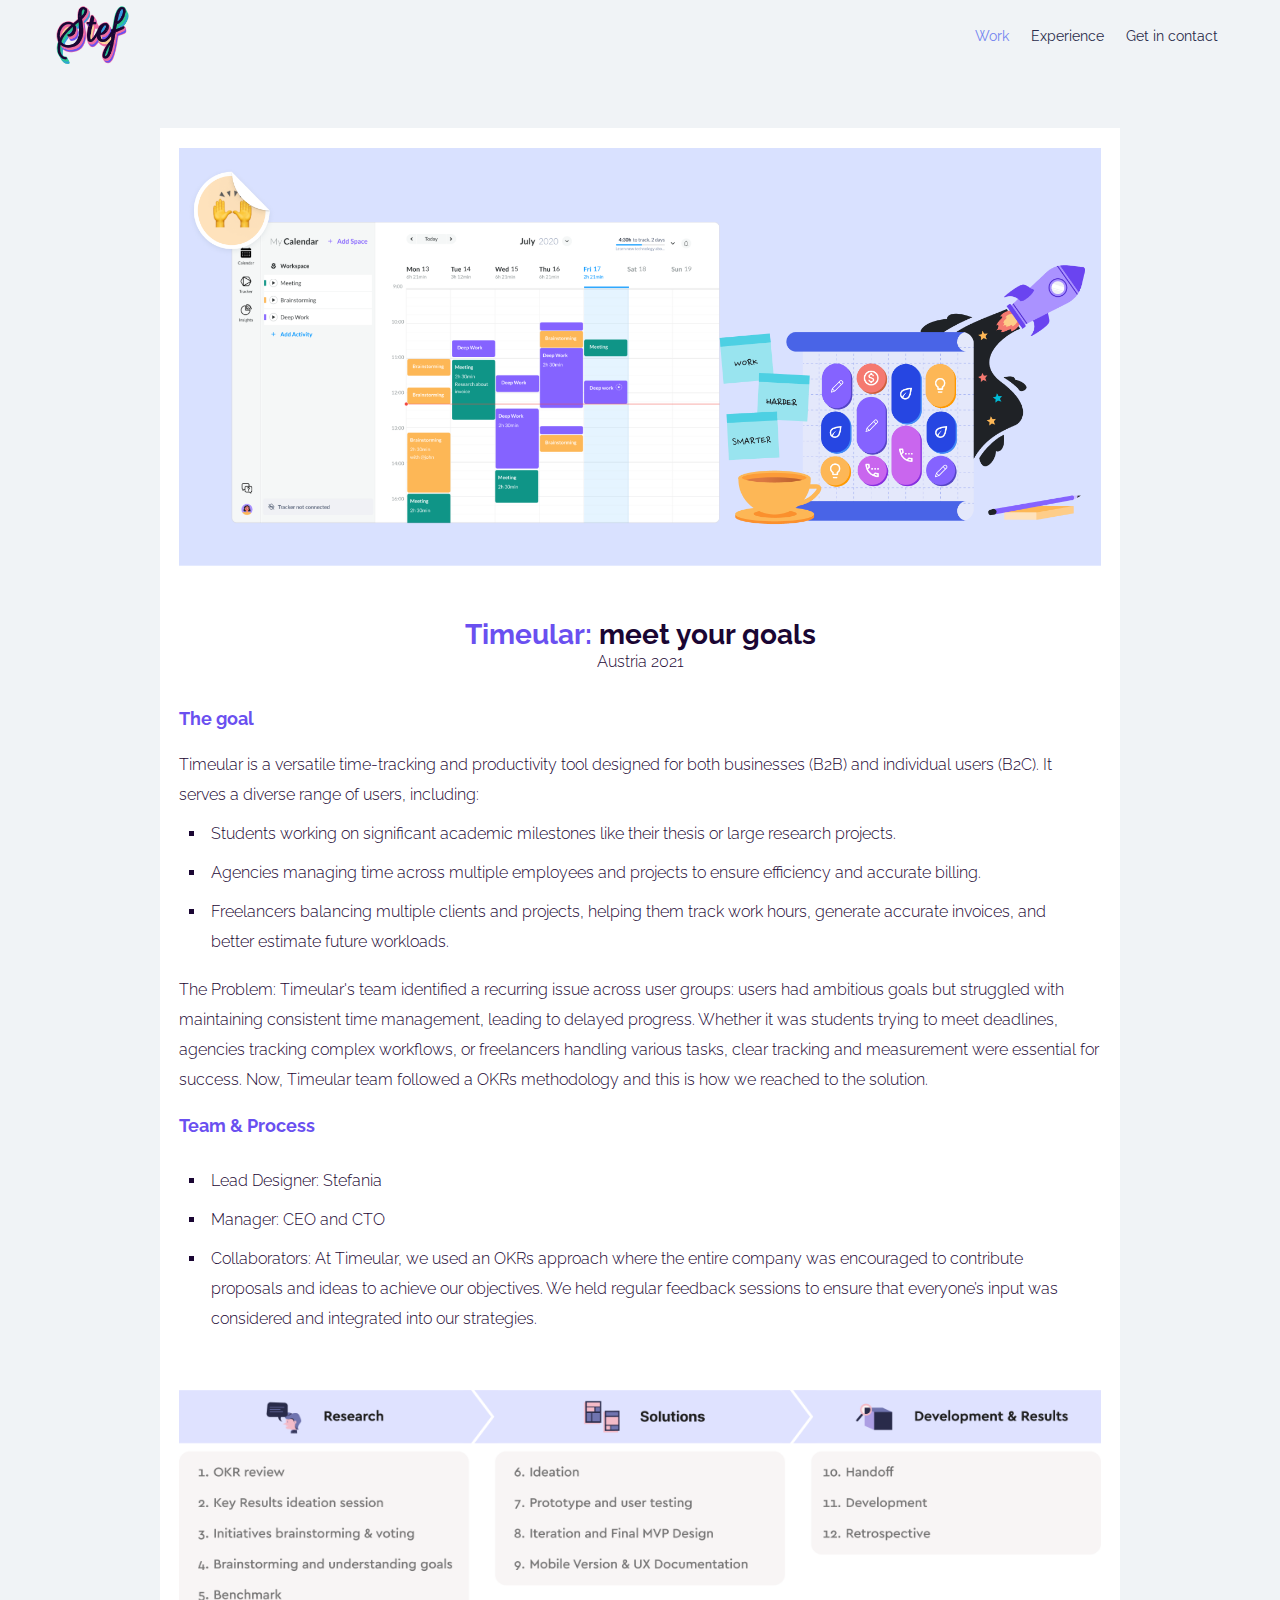
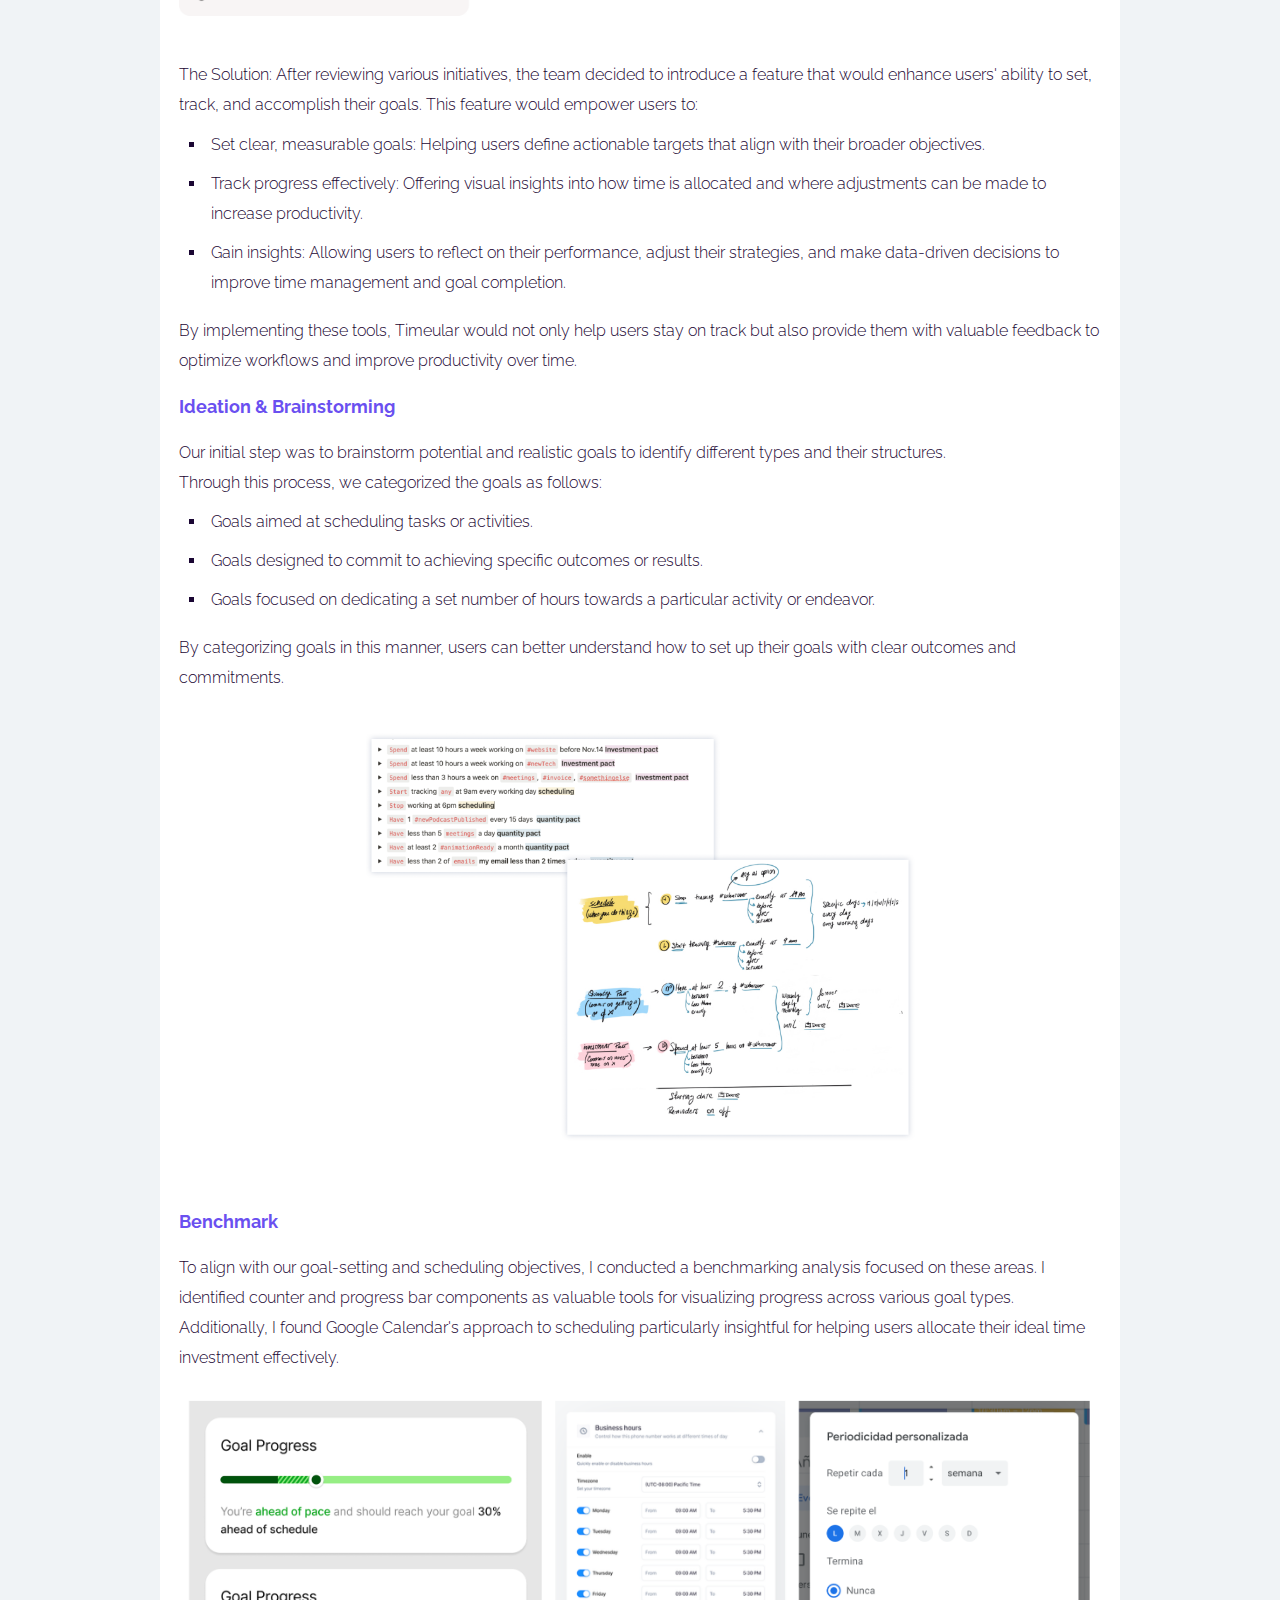
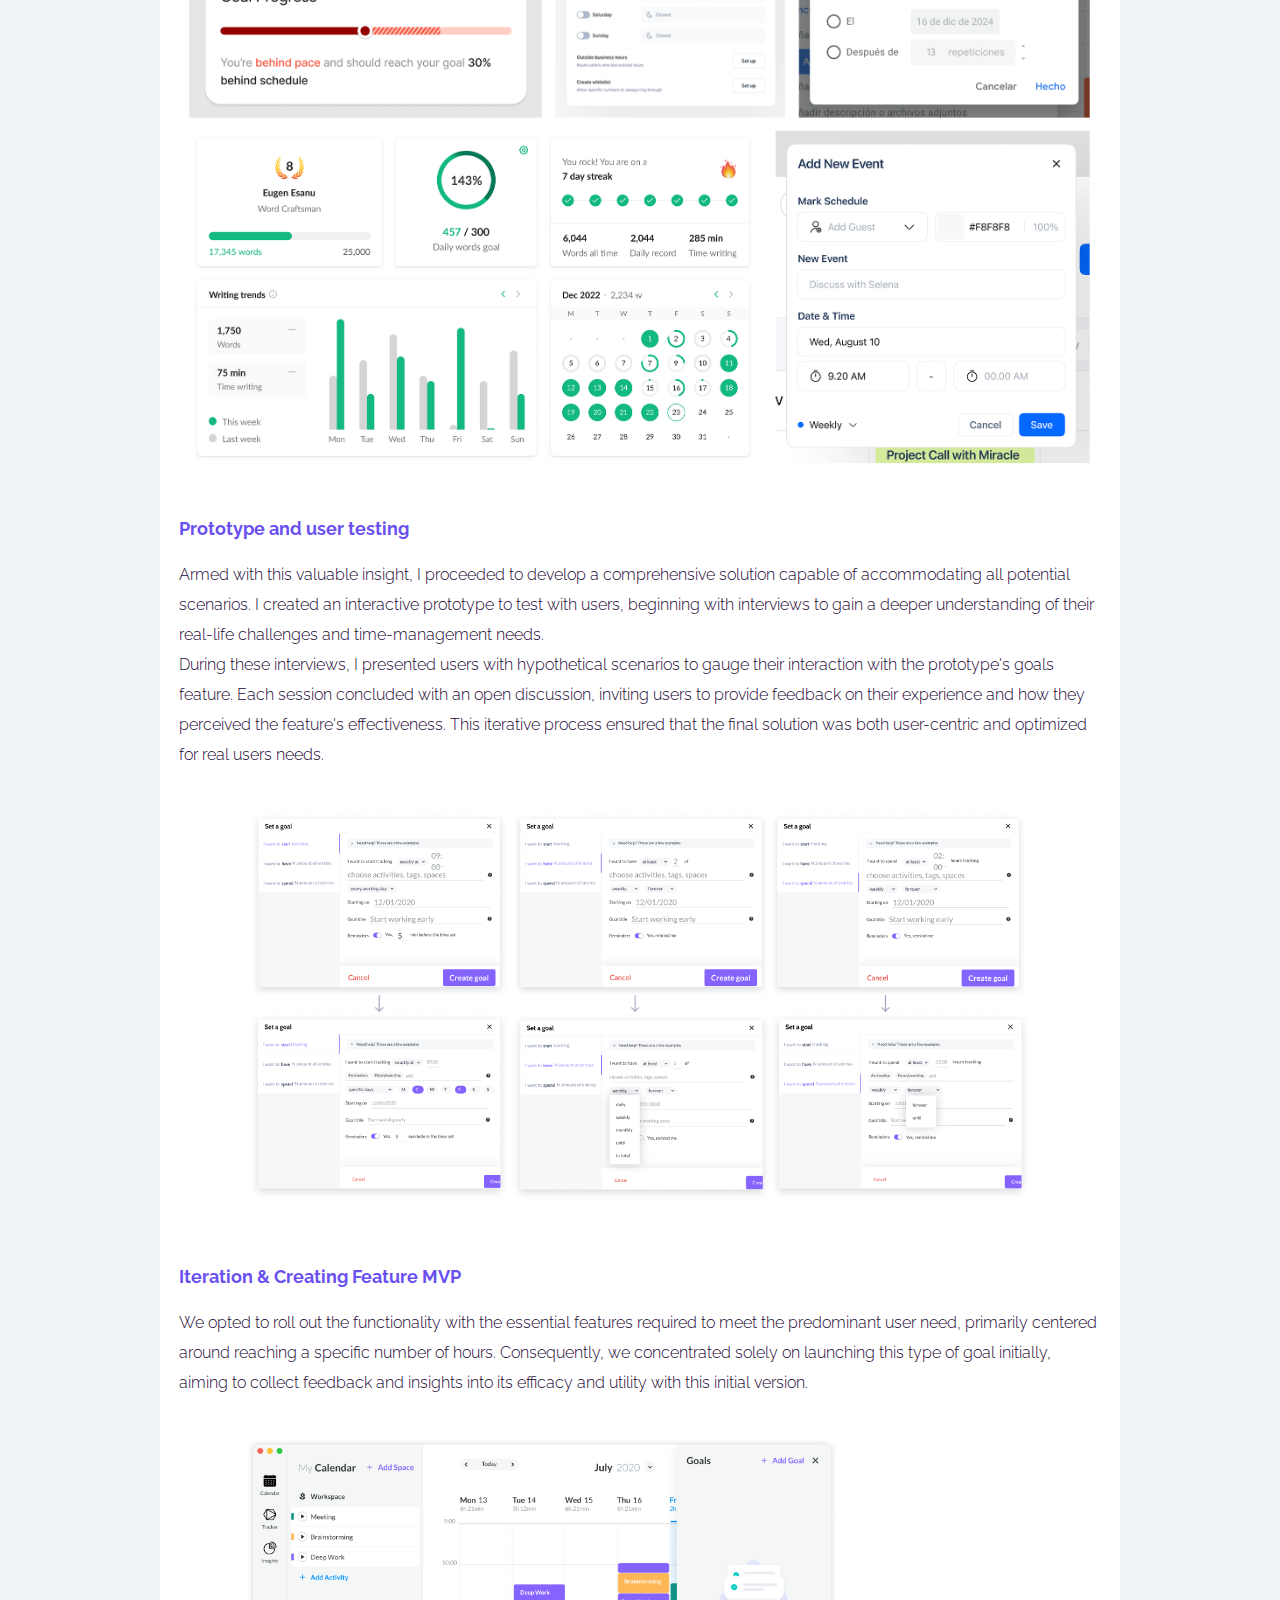
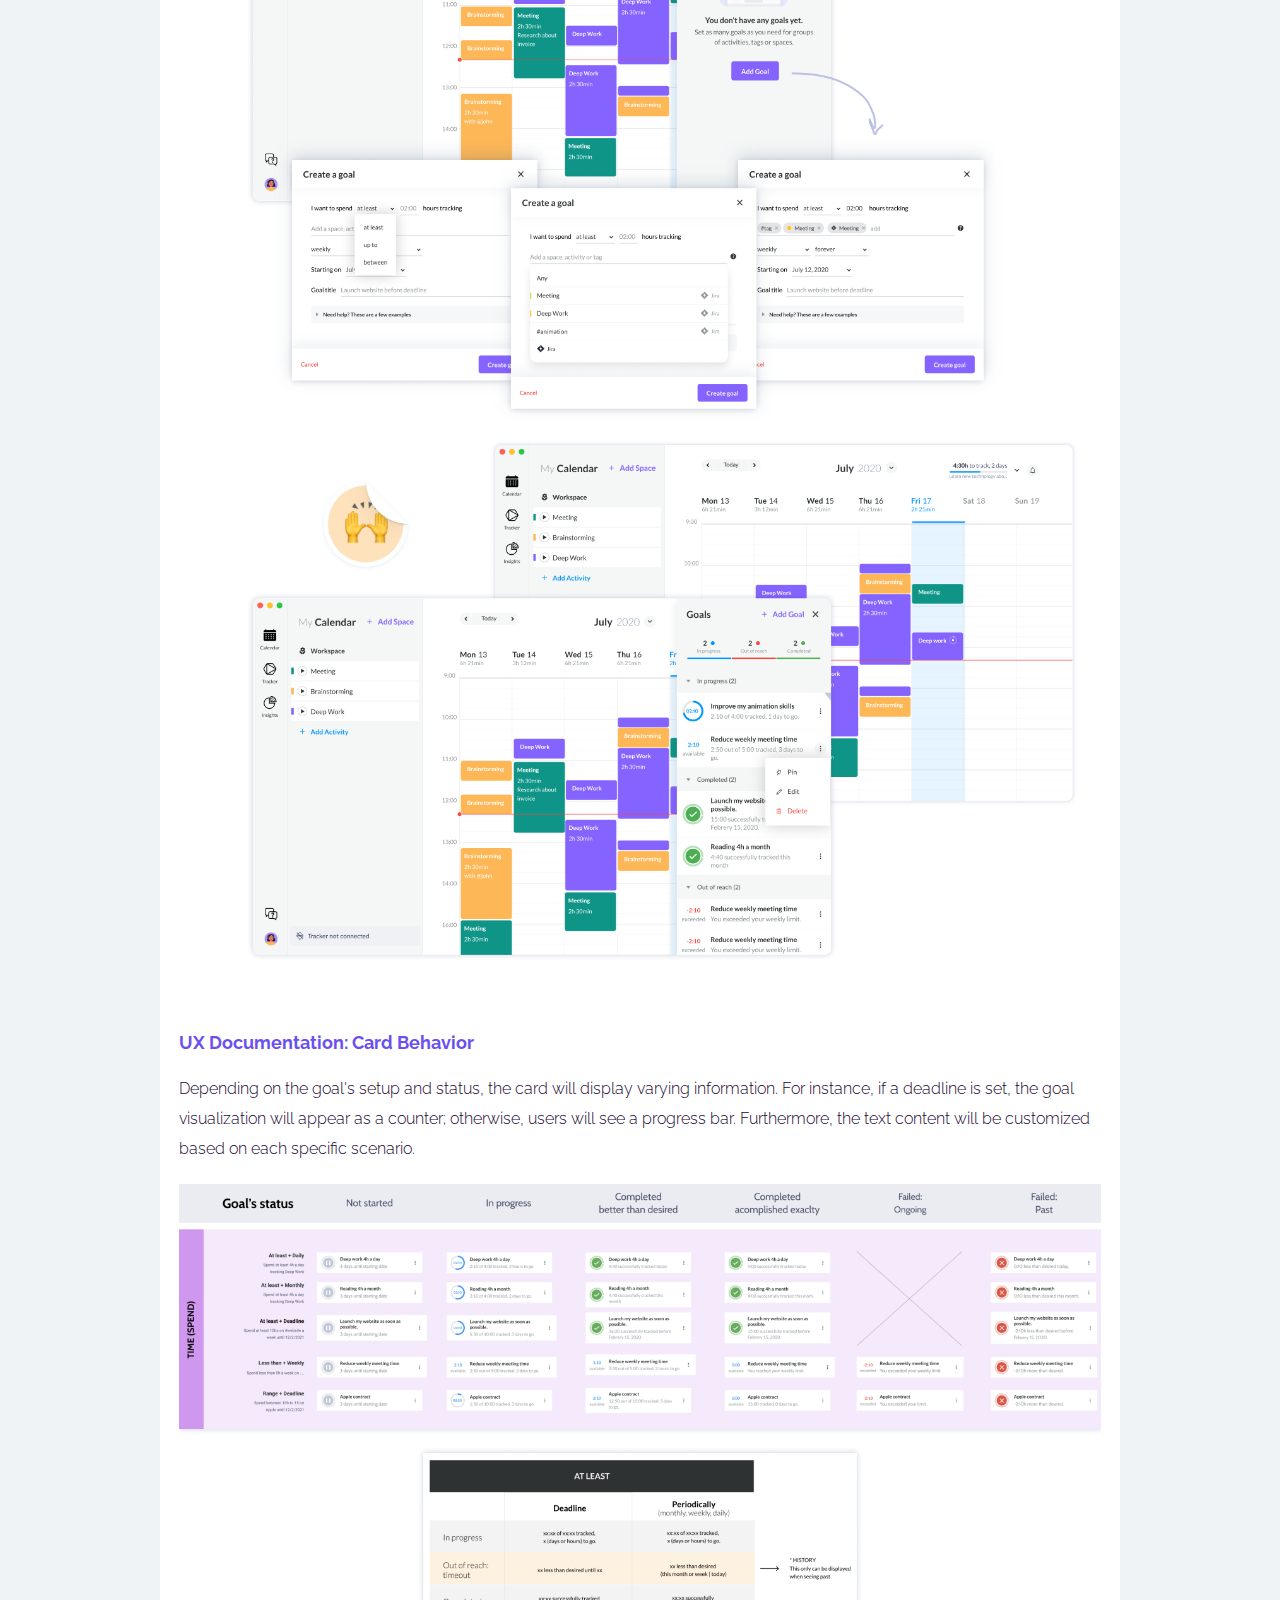
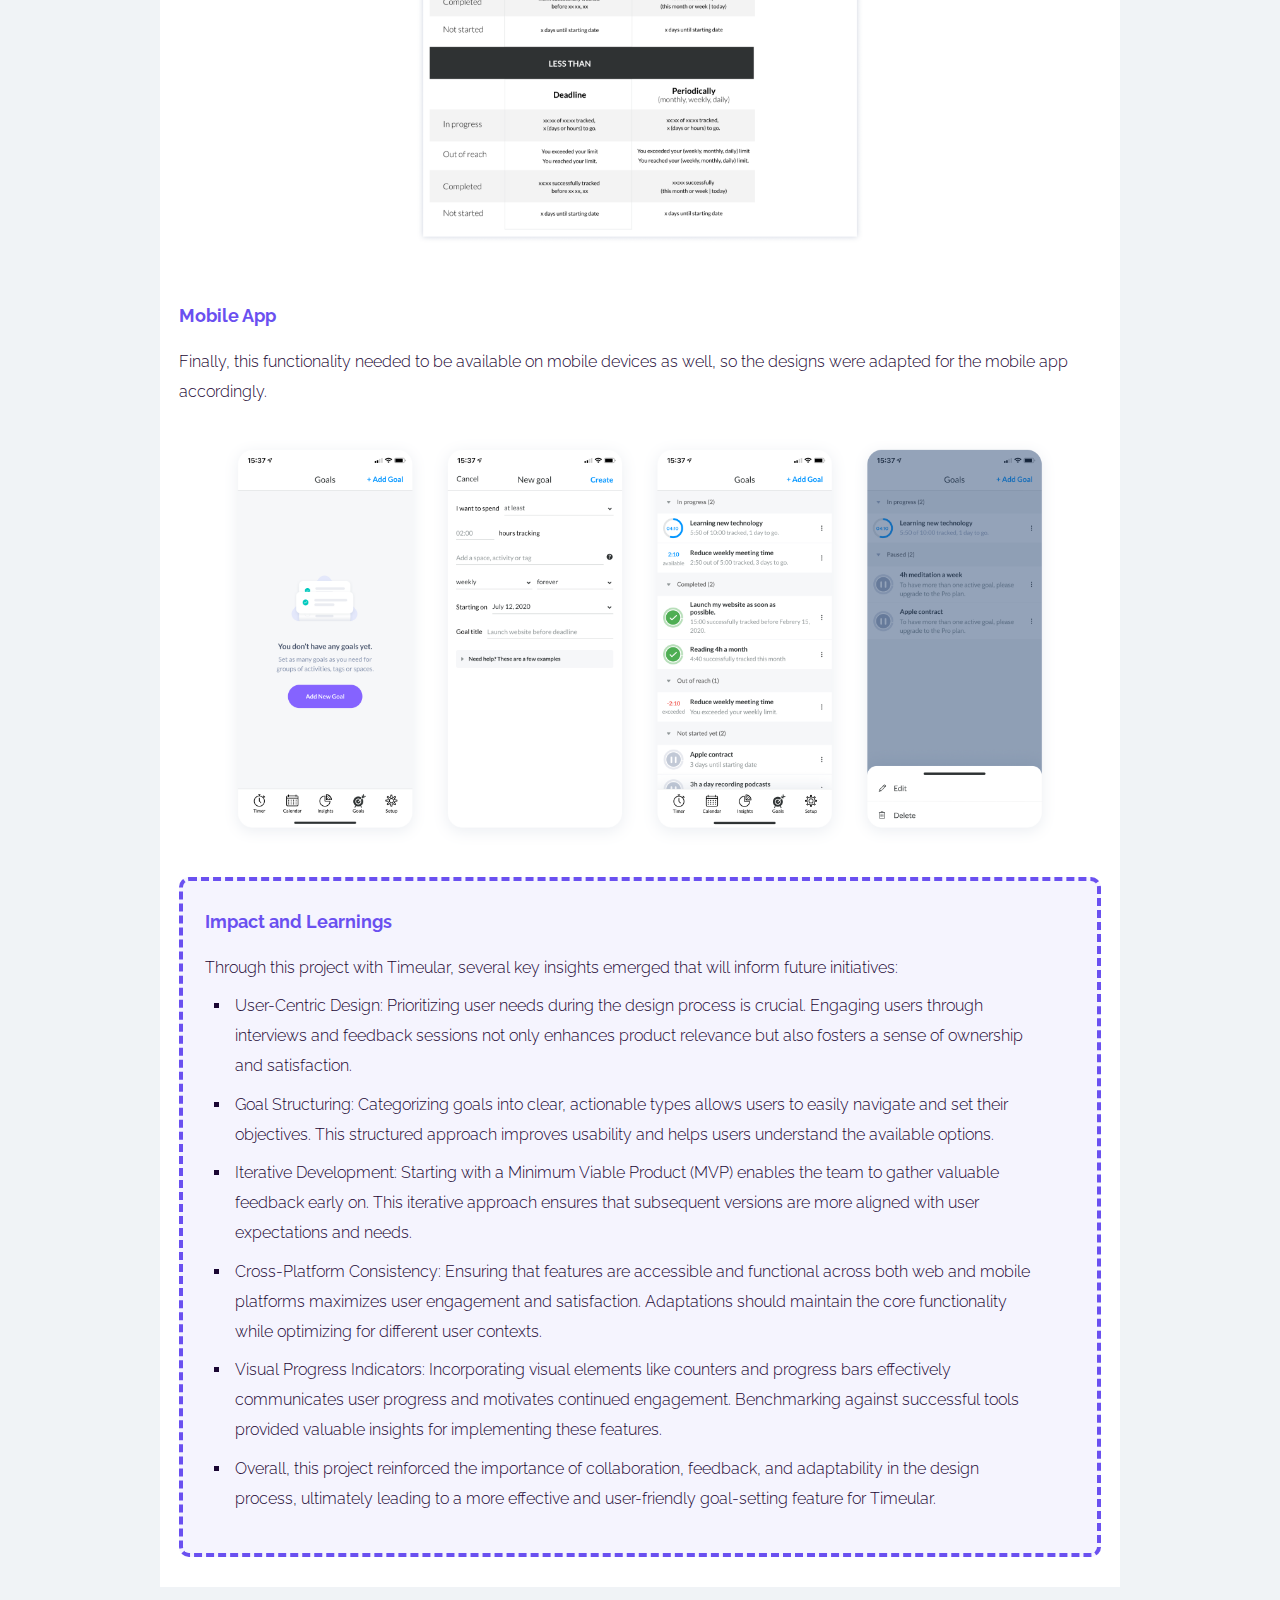
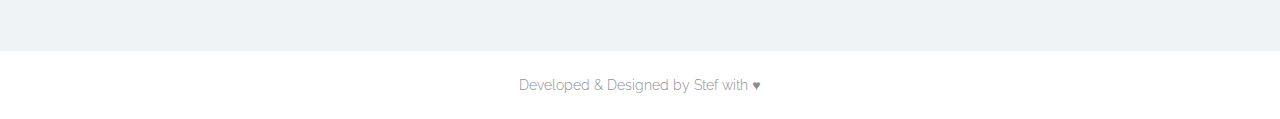
<file: project-timeular.html>
<!DOCTYPE html>
<html lang="es">
<head>
    <script async src="https://www.googletagmanager.com/gtag/js?id=G-R8P01XBKVN"></script>
    <script>
      window.dataLayer = window.dataLayer || [];
      function gtag(){dataLayer.push(arguments);}
      gtag('js', new Date());

      gtag('config', 'G-R8P01XBKVN');
    </script>

    <meta charset="UTF-8">
    <title>Stefania Spangenberg</title>
    <link rel="stylesheet" href="stylesheet.css">
    <link rel="stylesheet" href="project-preview.css">
    <link rel="stylesheet" href="mobile-style.css">
    <link rel="stylesheet" href="modal.css">
    <link rel="icon" href="img/favicon.ico" type="image/x-icon">
    <meta name="viewport" content="width=device-width, initial-scale=1, maximum-scale=1">

    <!-- fonts -->
    <link rel="preconnect" href="https://fonts.googleapis.com">
    <link rel="preconnect" href="https://fonts.gstatic.com" crossorigin>
    <link href="https://fonts.googleapis.com/css2?family=Raleway:ital,wght@0,100..900;1,100..900&family=Space+Mono:ital,wght@0,400;0,700;1,400;1,700&display=swap" rel="stylesheet">
    <!-- Google tag (gtag.js) -->
</head>
<body>
<div class="projectPage">
  <div class="header">
    <img loading="lazy" srcset="img/logo.png" class="img" onclick="redirectToPage('index.html')"/>
    <div class="menu-options">
      <a href="index.html#seeWork" class="selected">Work</a>
      <!--<a href="process.html" class="unselected">Process</a>-->
      <a href="https://www.linkedin.com/in/stefasp/" target="_blank" class="unselected">Experience</a>
      <a href="#getInContactBox" class="unselected" >Get in contact</a>
    </div>
  </div>
  <div class="full-container">
      <div class="modal-content">
            <div class="modal-text">
            <img src="img/projects/timeular/cover.png"/>
            <div class="title">
                <h1><span class="highlight">Timeular:</span> meet your goals</h1>
                <p>Austria 2021</p>
            </div>
            <h2>The goal</h2>
            <p>Timeular is a versatile time-tracking and productivity tool designed for both businesses (B2B) and individual users (B2C). It serves a diverse range of users, including:</p>
            <ul>
              <li>Students working on significant academic milestones like their thesis or large research projects.</li>
              <li>Agencies managing time across multiple employees and projects to ensure efficiency and accurate billing.</li>
              <li>Freelancers balancing multiple clients and projects, helping them track work hours, generate accurate invoices, and better estimate future workloads.</li>
            </ul>
            <p>The Problem: Timeular's team identified a recurring issue across user groups: users had ambitious goals but struggled with maintaining consistent time management, leading to delayed progress. Whether it was students trying to meet deadlines, agencies tracking complex workflows, or freelancers handling various tasks, clear tracking and measurement were essential for success. Now, Timeular team followed a OKRs methodology and this is how we reached to the solution.</p>

            <h2>Team & Process</h2>
            <ul>
              <li>Lead Designer: Stefania</li>
              <li>Manager: CEO and CTO </li>
              <li>Collaborators: At Timeular, we used an OKRs approach where the entire company was encouraged to contribute proposals and ideas to achieve our objectives. We held regular feedback sessions to ensure that everyone’s input was considered and integrated into our strategies.</li>
            </ul>
            <img src="img/projects/timeular/timeline.png"/>

            <p>The Solution: After reviewing various initiatives, the team decided to introduce a feature that would enhance users' ability to set, track, and accomplish their goals. This feature would empower users to:</p>
            <ul>
              <li>Set clear, measurable goals: Helping users define actionable targets that align with their broader objectives.</li>
              <li>Track progress effectively: Offering visual insights into how time is allocated and where adjustments can be made to increase productivity.</li>
              <li>Gain insights: Allowing users to reflect on their performance, adjust their strategies, and make data-driven decisions to improve time management and goal completion.</li>
            </ul>
            <p>By implementing these tools, Timeular would not only help users stay on track but also provide them with valuable feedback to optimize workflows and improve productivity over time.</p>

            <h2>Ideation & Brainstorming</h2>
            <p>Our initial step was to brainstorm potential and realistic goals to identify different types and their structures. <br>Through this process, we categorized the goals as follows: </p>
            <ul>
              <li>Goals aimed at scheduling tasks or activities.</li>
              <li>Goals designed to commit to achieving specific outcomes or results.</li>
              <li>Goals focused on dedicating a set number of hours towards a particular activity or endeavor.</li>
            </ul>
            <p>By categorizing goals in this manner, users can better understand how to set up their goals with clear outcomes and commitments.</p>
            <img src="img/projects/timeular/01.png"/>

            <h2>Benchmark</h2>
            <p>To align with our goal-setting and scheduling objectives, I conducted a benchmarking analysis focused on these areas. I identified counter and progress bar components as valuable tools for visualizing progress across various goal types. Additionally, I found Google Calendar's approach to scheduling particularly insightful for helping users allocate their ideal time investment effectively.</p>
            <img src="img/projects/timeular/00.png"/>

            <h2>Prototype and user testing</h2>
            <p>Armed with this valuable insight, I proceeded to develop a comprehensive solution capable of accommodating all potential scenarios. I created an interactive prototype to test with users, beginning with interviews to gain a deeper understanding of their real-life challenges and time-management needs.</p>
            <p>During these interviews, I presented users with hypothetical scenarios to gauge their interaction with the prototype's goals feature. Each session concluded with an open discussion, inviting users to provide feedback on their experience and how they perceived the feature's effectiveness. This iterative process ensured that the final solution was both user-centric and optimized for  real users needs.</p>
            <img src="img/projects/timeular/02.png"/>

            <h2>Iteration & Creating Feature MVP</h2>
            <p>We opted to roll out the functionality with the essential features required to meet the predominant user need, primarily centered around reaching a specific number of hours. Consequently, we concentrated solely on launching this type of goal initially, aiming to collect feedback and insights into its efficacy and utility with this initial version.</p>
            <img src="img/projects/timeular/03.png"/>

            <h2>UX Documentation: Card Behavior</h2>
            <p>Depending on the goal's setup and status, the card will display varying information. For instance, if a deadline is set, the goal visualization will appear as a counter; otherwise, users will see a progress bar. Furthermore, the text content will be customized based on each specific scenario.</p>
            <img src="img/projects/timeular/04.png"/>

            <h2>Mobile App</h2>
            <p>Finally, this functionality needed to be available on mobile devices as well, so the designs were adapted for the mobile app accordingly.</p>
            <img src="img/projects/timeular/05.png"/>

            <div class="impactSection">
              <h2>Impact and Learnings</h2>
              <p>Through this project with Timeular, several key insights emerged that will inform future initiatives:</p>
              <ul>
                <li>User-Centric Design: Prioritizing user needs during the design process is crucial. Engaging users through interviews and feedback sessions not only enhances product relevance but also fosters a sense of ownership and satisfaction.</li>
                <li>Goal Structuring: Categorizing goals into clear, actionable types allows users to easily navigate and set their objectives. This structured approach improves usability and helps users understand the available options.</li>
                <li>Iterative Development: Starting with a Minimum Viable Product (MVP) enables the team to gather valuable feedback early on. This iterative approach ensures that subsequent versions are more aligned with user expectations and needs.</li>
                <li>Cross-Platform Consistency: Ensuring that features are accessible and functional across both web and mobile platforms maximizes user engagement and satisfaction. Adaptations should maintain the core functionality while optimizing for different user contexts.</li>
                <li>Visual Progress Indicators: Incorporating visual elements like counters and progress bars effectively communicates user progress and motivates continued engagement. Benchmarking against successful tools provided valuable insights for implementing these features.</li>
                <li>Overall, this project reinforced the importance of collaboration, feedback, and adaptability in the design process, ultimately leading to a more effective and user-friendly goal-setting feature for Timeular.</li>
              </ul>
            </div>
        </div>
    </div>
</div>
<div class="footer">Developed & Designed by Stef with ♥</div>

<script src="redirect.js"></script>
</body>
</html>
</file>
<file: stylesheet.css>
.space-mono-regular {
  font-weight: 400;
  font-style: normal;
}

.space-mono-bold {
  font-weight: 700;
  font-style: normal;
}
.hide{
  display: none !important;
}
.raleway-regular {
  font-family: "Raleway", sans-serif;
  font-optical-sizing: auto;
  font-weight: 300;
  font-style: normal;
}
.raleway-bold {
  font-family: "Raleway", sans-serif;
  font-optical-sizing: auto;
  font-weight: 900;
  font-style: normal;
}

* {
    margin: 0;
    padding: 0;
    box-sizing: border-box;
}
*, *::before, *::after {
    box-sizing: border-box;
}
html, body {
    width: 100%;
    height: 100%;
    margin: 0;
    padding: 0;
}

body{
  line-height: 1.5rem;
  color: #1A0633;
  font-size: 1rem;
  font-family: "Raleway", sans-serif;
  font-optical-sizing: auto;
  font-weight: 300;
  font-style: normal;
  padding-top:64px ;
  overflow-x: hidden;
  min-width: 363px;
  background-color: #F0F3F6;
}
body a{
  color: #7586F0;
}
.fixed-element {
    position: fixed;
    top: 0;
    width: 100%;
    background-color: lightblue;
    padding: 10px;
    text-align: center;
}

.header {
  flex-wrap: wrap;
  z-index: 999;
  display: flex;
  width: 100%;
  gap: 0;
  top: 0;
  padding: 0 4%;
  background: #F0F3F6;
  position: fixed;
}
.header .img {
    margin: 3px 0;
    height: 65px;
    object-position: center;
    width: auto;
    cursor: pointer;
}
.actionsContainer {
    padding: 24px 0;
    text-align: left;
}
.button {
  margin-right: 10px;
  margin-bottom: 10px;
  border: none;
  font-size: 1rem;
  text-decoration: none;
  color: #030426;
  font-weight: 600;
  border-radius: 50px;
  display: inline-block;
  padding: 10px 20px;
  text-align: center;
}
.button.primary{
  background: #C2CAFA;
  font-weight: 600;
}
.button.secondary{
  background: #A3F2CA;
  font-weight: 600;
}
.footer{
  font-size: 14px;
  background: #fff;
  padding: 22px;
  color: #8e8c93;
  text-align: center;
}
.menu-options {
  width: auto;
  justify-content: end;
  display: flex;
  gap: 0%;
  flex: 1;
  margin: auto 0;
}
.menu-options .selected{
  color: #7586F0;
}
.menu-options a:hover{
  color: #7586F0;
}
.menu-options a {
  padding: 1%;
  font-weight: 400;
  font-size: 0.9rem;
  text-decoration: none;
  color: rgba(41, 43, 74, 1);
  transition: color 0.3s ease-in-out;
}
.full-container{
  display: block;
  width: 100%;
}
.hero {
  z-index: 10;
  display: flex;
  width: 100%;
  gap: 20px;
  justify-content: space-between;
}
.hero .container {
  margin: auto 0;
  padding: 30px 60px;
  width: 100%;
  text-align: left;
}
.hero .div-4 {
  gap: 20px;
  display: flex;
}
.hero .column,
.hero .column-3{
  flex-grow: 1;
  line-height: normal;
  margin-left: 0px;
}
.hero .heroText {
  flex-grow: 2;
  line-height: normal;
  margin: auto;
}
.hero .lefty {
  display: flex;
  flex-grow: 1;
  flex-direction: column;
  padding: 2px 0;
}
.hero .righty {
  flex-grow: 1;
  flex-direction: column;
  padding: 2px 0;
  text-align: right;
}
.hero .righty img{
  width: 75%;
}
.hero .polaroid {
  overflow: hidden;
  width: 188px;
  padding: 10px 7px 10px;
  max-width: 100%;
}
.hero .polaroid img,
.hero .asterisco img,
.hero .postIt img,
.hero .rocket img,
.hero .ux img,
.hero .hey img{
  width: 100%;
}
/*.modal-content strong{
    display: block;
    margin: 25px 0 0;
}*/
.hero .img {
  position: absolute;
  inset: 0;
  height: 100%;
  width: 100%;
  object-fit: cover;
  object-position: center;
}
.hero .left-elements {
    display: flex;
    gap: 20px;
    width: 100%;
    padding: 8px 0px 20px 20px;
}
.hero .right-elements {
    display: flex;
    gap: 20px;
    width: 100%;
    padding: 8px 0px 20px 20px;
}
.hero .ux;
.hero .hey;
.hero .postIt;
.hero .rocket{
  display: flex;
}
.hero .postIt{
  margin: 30px 10px 10px 36px;
}
.hero .asterisco {
  margin: 70px 70px 10px;
  width: 140px;
}
.hero .img-2 {
  aspect-ratio: 0.26;
  object-fit: auto;
  object-position: center;
  width: 13px;
  fill: var(--NewBlack, #1A0633);
  stroke-width: 1.524px;
  stroke: #fff;
  filter: drop-shadow(0px 3.049px 3.049px rgba(0, 0, 0, 0.25));
  border-color: rgba(255, 255, 255, 1);
  border-style: solid;
  border-width: 2px;
  align-self: start;
}

.hero .div-14 {
  align-self: stretch;
  display: flex;
  flex-direction: column;
}
.hero .div-15 {
  display: flex;
  gap: 9px;
}
.hero .div-16 {
  background-color: #31c1ff;
  align-self: start;
  margin-top: 20px;
  width: 10px;
  height: 10px;
}
.hero .div-17 {
  background-color: #31c1ff;
  height: 10px;
}
.hero .div-18 {
  justify-content: center;
  display: flex;
  flex-direction: column;
  align-self: stretch;
  color: var(--NewBlack, #1A0633);
  text-align: center;
  margin: auto 0;
}
.hero .title {
    text-align: left;
    font-size: 3rem;
    font-weight: 400;
}
.hero .description {
  text-align: left;
  margin-top: 6px;
  line-height: 1.6;
}

.about-me {
  width: 100%;
  padding: 10px 60px;
  display: table;
}
.about-me .div-2,
.about-me .column {
  gap: 13px;
  display: flex;
  width: 100%;
}
.about-me .column img{
  height: 80px;
  width: 80px;
}
.about-me .preview{
  align-items: center;
  position: relative;
  overflow: hidden;
  transition: opacity 0.5s ease;
}
.about-me .preview .title{
  font-size: 0.95rem;
}
.about-me .preview:hover .description{
  opacity: 1; /* Make the element visible on hover */
}
.about-me .preview .description{
  opacity: 0; /* Initially hide the element */
  transition: opacity 0.5s ease; /* Apply transition to opacity property */
  display: flex;
  justify-content: center; /* Horizontally center the content */
  align-items: center; /* Vertically center the content */
  padding: 0 5%;
  line-height: 1.2rem;
  font-size: 0.75rem;
  text-wrap: balance;
  position: absolute;
  top: 0;
  left: 0;
  z-index: 9;
  height: 100%;
  background-color: #fff;
}
.about-me .preview{
  justify-content: center;
  border-radius: 7px;
  background-color: #fff;
  display: flex;
  flex-grow: 1;
  flex-direction: column;
  color: #000;
  font-weight: 400;
  white-space: nowrap;
  text-align: center;
  letter-spacing: 1px;
  width: 100%;
  padding: 10px 20px;
}
.about-me .div-7,
.about-me .div-10,
.about-me .div-13 {
    justify-content: center;
    align-items: center;
    display: flex;
    flex-direction: column;
    text-align: center;
}
.about-me .img {
  aspect-ratio: 1;
  object-fit: auto;
  object-position: center;
  width: 99px;
  align-self: center;
}
.about-me .div-5,
.about-me .div-8,
.about-me .div-11,
.about-me .div-14 {
  margin-top: 12px;
}

.section-title{
    line-height: 2.5rem;
    font-size: 2.1rem;
    padding: 50px 20px 30px;
    text-align: center;
}

.contactBox{
  margin: 50px 0;
  width: 100%;
  text-align: center;
  background-color: #F0F3F6;
  display: flex;
  flex-wrap: nowrap; /* Ensure items stay in a single row */
  gap: 4%;
}
.contactBox .itemsList{
  padding: 0 0 30px;
}
.contactBox .title{
  font-size: 2rem;
  line-height: 2.5rem;
  margin: 31px 0 31px 1%;
}
.contactBox .columnLeft{
  flex: 1;
  margin: auto;
  text-align: right;
  display: inline-block;
}
.contactBox .reviewContainer{
  position: relative;
  display: block;
}
.contactBox .columnLeft img{
  width: 80%;
  cursor: pointer;
}
.contactBox .reviewContainer img:hover{
  border-radius: 0 47px 47px 47px;
  box-shadow: 0 0 25px #edeef6;
}
.contactBox .reviewContainer .tooltiptext {
  font-weight: 500;
  font-size: 13px;
  visibility: hidden;
  width: 157px;
  background-color: #d4f4ea;
  color: #1A0633;
  text-align: center;
  border-radius: 36px;
  padding: 5px;
  position: absolute;
  top: 8%;
  right: -8%;
  transform: translateX(-50%);
  z-index: 1;
  opacity: 0;
  transition: opacity 0.3s ease;
}

.contactBox .reviewContainer:hover .tooltiptext {
  visibility: visible;
  opacity: 1;
}

.contactBox .columntRight{
  flex: 1;
  text-align: left;
}
.contactBox .item {
    display: flex;
    margin: 4px 0;
    gap: 8px;
}
.contactBox .item .linkBox,
.contactBox .item a{
  display: inline-flex;
  opacity: 0.7;
  font-size: 0.9rem;
  color: #1A0633;
  text-decoration: none;
  box-sizing: border-box;
  flex-direction: row;
  align-items: center;
  padding: 1% 2% 1% 1%;
  gap: 5px;
  width: auto;
  height: 38px;
  border-radius: 45px;
}
.contactBox .item .linkBox:hover,
.contactBox .item a:hover{
  opacity: 1;
  background: rgba(255, 255, 255, 0.7);
}
.contactBox .item .linkBox img,
.contactBox .item a img{
    width: auto;
    height: 100%;
}
.contactBox .item .linkBox.imgLink,
.contactBox .item .imgLink{
    padding: 0.5%;
}
</file>
<file: project-preview.css>
.projectsList{
    grid-template-columns: repeat(auto-fill, minmax(520px, 1fr));
    padding: 0 60px;
    display: grid;
    width: auto;
    gap: 23px;
    transition: transform 0.2s ease-in-out;
}
.primary-project:hover{
  box-shadow: 0 0 8px #c3c5e04f;
  /*transform: scale(1.01);  Ajusta el valor para cambiar la intensidad del efecto */
}

.primary-project {
  border: 2px solid #ffffff69;
  position: relative;
  padding-right: 44%;
  padding-left: 27px;
  display: block;
  height: 359px;
  border-radius: 20px;
  background-position: 104% bottom;
  background-size: auto 97%;
  background-repeat: no-repeat;
  cursor: pointer;
  background-color: #fff;
}
.primary-project .projectTags{
  display: flex;
  margin-bottom: 10px;
}
.primary-project .projectTags > div{
    line-height: 21px;
    margin-right: 6px;
    font-size: 12px;
    border-radius: 77px;
    display: block;
    padding: 0px 8px;
    font-weight: 500;
    color: rgba(3, 5, 36, 0.6);
}
.primary-project .projectTags > div.device{
  background: #A3F2CA;
}
.primary-project .projectTags > div.businessModel{
  background: #C2CAFA;
}
.primary-project .projectTags > div.other{
  background: #FAF4C2;
}
.primary-project.shiphero{
  background-image: url(img/projects/ShipHero.png);
}
.primary-project.forta{
  background-image: url(img/projects/Forta.png);
}
.primary-project.fennel{
  background-image: url(img/projects/Fennel.png);
}
.primary-project.lev{
  background-image: url(img/projects/Lev.png);
}
.primary-project.restorando{
  background-image: url(img/projects/Restorando.png);
}
.primary-project.timeular{
  background-image: url(img/projects/Timeular.png);
}
.primary-project .div-2,
.primary-project .column,
.primary-project .div-3,
.primary-project .div-6,
.primary-project .div-9,
.primary-project .div-10,
.primary-project .div-12 {
  display: flex;
}
.primary-project .div-2,
.primary-project .column,
.primary-project .div-3,
.primary-project .div-9 {
  gap: 20px;
}
.primary-project .div-2,
.primary-project .column,
.primary-project .column-2 {
  flex-direction: column;
  align-items: stretch;
}
.primary-project .div-3 {
  justify-content: center;
  align-self: stretch;
  flex-grow: 1;
  flex-direction: column;
  color: var(--NewBlack, #292b4a);
  margin-top: 23px;
}
.primary-project .div-4,
.primary-project .textContainer,
.primary-project .description,
.primary-project .div-8,
.primary-project .div-9,
.primary-project .div-10,
.primary-project .div-11,
.primary-project .div-13,
.primary-project .img,
.primary-project .img-2 {
  display: flex;
  flex-direction: column;
}
.primary-project .title {
  font-size: 22px;
}

.primary-project .description {
    margin-top: 15px;
    line-height: 23px;
    font-size: 14px;
}
.primary-project .projectAction {
  text-decoration: none;
  font-weight: 500;
  align-self: start;
  margin-top: 10px;
  gap: 4px;
  font-size: 14px;
  line-height: 79%;
  padding: 14px 14px 14px 4px;
  position: absolute;
  bottom: 20px;
  left: 20px;
}
.primary-project .div-10 {
  justify-content: flex-end;
  margin-top: 24px;
  flex-grow: 1;
  flex-direction: column;
  padding: 17px 11px 0;
}
.white-section{
    margin-top: 41px;
    background-color: #fff;
    padding: 10px 0;
}
.thumbnailList .list{
  margin: 20px 60px;
  display: flex;
  flex-wrap: nowrap; /* Ensure items stay in a single row */
  gap: 20px;
}
.thumbnailList .list img{
  width: 100%;
}
.thumbnailList .img.clickable{
  cursor: pointer;
}
.thumbnailList .list .img.large{
  /*width: 49.5%;*/
  flex: 2;

}
.thumbnailList .list .img{
  /*width: 24.2%;*/
  flex: 1;
  border-radius: 15px;
  position: relative;
  overflow: hidden;
  color: #fff;
}
.thumbnailList .list .img .description{
  padding: 19% 6%;
  position: absolute;
  font-size: 0.9rem;
  line-height: 1.2rem;
  top: 0;
  left: 0;
  width: 100%;
  height: 100%;
  background: rgb(41 43 74 / 82%);
  mix-blend-mode: normal;
  backdrop-filter: blur(3.03333px);
  opacity: 0;
  transition: opacity 0.5s ease; /* Apply transition to opacity property */
}
.thumbnailList .list .img.large .description{
    padding: 10% 3%;
    width: 100%;
}
.thumbnailList .list .img:hover .description{
  opacity: 1; /* Make the element visible on hover */
}
.thumbnailList .list .img .description h3{
  line-height: 2.2rem;
    font-size: 1.2rem;
}
.impactSection{
    padding: 10px 22px 22px;
    display: block;
    background: #cfc7fa33;
    border-radius: 10px;
    border: dashed 4px #6A50F0;
}
.impactSection img{
  margin: 17px 0;
  border-radius: 8px;
  border: 1px solid #00000012;
}
</file>
<file: mobile-style.css>
@media (max-width: 1215px) {
  .hero .righty img {
    width: 135%;
  }
  .hero .title{
    font-size: 1.7rem;
  }
  .hero .description {
    font-size: 0.9rem;
  }
  .hero .description br{
    display: none;
  }
  .hero .rocket{
    width: 120px;
  }
  .hero .asterisco{
    width: 120px;
    margin: 30px 60px 0px;
  }
  .hero .hey{
    margin-top: -30px;
    width: 100px;
  }
  .hero .polaroid{
    width: 180px;
    padding: 0;
  }
  .hero .postIt{
    width: 90px;
  }
  .hero .ux{
    width: 120px;
  }
  .primary-project .projectAction{
    display: none;
  }
  .about-me {
    display: none;
  }
  .modal-content .work-two-columns {
    display: block !important;
  }
  .modal-content .work-two-columns .problem,
  .modal-content .work-two-columns .solution{
    margin: 23px 0;
    width: 100% !important;
  }
  .modal-content .work-two-columns .problem img, .modal-content .work-two-columns .solution img {
    left: -8px !important;
    top: -17px !important;
  }
  .header{
    display: block;
  }
  .header .menu-options{
    flex: none;
    display: none;
    width: 100%;
    opacity: 0;
  }
  .header .menu-options.opened{
    opacity: 1;
    display: block;
  }
  .header .menu-options a {
    display: block;
    width: 100%;
    padding: 6% 2%;
    border-top: 1px dashed #e2dff3;
  }
}

/* a partir de aca los projectos son a 1 renglon */
@media (max-width: 1092px){
  .primary-project {
    background-size: auto 124%;
    padding-right: 36%;
    width: 100%;
    margin-bottom: 10px;
  }
  .projectsList{
    display: block !important;
  }
  .modal-content .modal-text > img, 
  .modal-content .modal-text > gif {
    margin: 10px 0 !important;
  }
}

@media (max-width: 991px) {
  .hero .container {
    max-width: 100%;
    padding: 0 30px;
  }
  .hero .right-elements{
    padding: 0;
  }
  .hero .rocket{
    width: 100px;
  }
  .hero .asterisco{
    width: 100px;
    margin: 30px 60px 0px;
  }
  .hero .hey{
    margin-top: -30px;
    width: 80px;
  }
  .hero .polaroid{
    width: 150px;
    padding: 0;
  }
  .hero .postIt{
    width: 70px;
  }
  .hero .ux{
    width: 100px;
  }
  .hero .div-19{
    font-size: 45px;
  }
  .hero .description{
    font-size: 13px;
  }
  .hero .div-2 {
    border-color: rgba(253, 43, 43, 0.12);
    border-style: solid;
    border-width: 1px;
    background-color: rgba(253, 43, 43, 0.12);
    width: 1px;
    height: 480px;
  }
  .hero .div-5 {
    margin-top: 40px;
  }
  .hero .polaroid {
    padding-left: 20px;
  }
  .hero .div-7 {
    margin-bottom: 40px;
  }
  .hero .div-11 {
    margin-top: 40px;
  }
  .hero .column-2 {
    width: 100%;
  }
  .hero .div-18 {
    max-width: 100%;
    margin-top: 40px;
  }
  .hero .div-22,
  .hero .div-23 {
    white-space: initial;
  }
  .section-title{
    padding: 10px 20px;
  }
  .about-me .div-2,
  .about-me .column {
    flex-direction: column;
    align-items: stretch;
    gap: 10px;
  }
  .about-me .div-3,
  .about-me .div-6,
  .about-me .div-9,
  .about-me .div-12 {
    margin-top: 40px;
    white-space: initial;
  }
  .about-me .div-4,
  .about-me .div-7,
  .about-me .div-10,
  .about-me .div-13 {
    white-space: initial;
  }

  .primary-project {
    max-width: 100%;
    margin-bottom: 20px;
    padding-top: 30px;
    height: 280px;
  }
  .primary-project .column,
  .primary-project .column-2 {
    width: 100%;
  }
  .primary-project .div-3 {
    margin-top: 10px;
  }
  .primary-project .projectAction {
    margin-top: 40px;
  }
  .primary-project .div-10 {
    margin-top: 34px;
  }
  .modal-content {
    width: 100% !important;
    height: 100% !important;
    border: 0 !important;
    padding: 2% !important;
    margin: 0 !important;
  }
  .modal-content .modal-action-bar{
    box-shadow: 0 0 3px #677a8491;
    width: 100% !important;
    left: 0;
    top: 0;
    padding-right: 3% !important;
  }
  .modal-content .img-half{
    display: none;
  }
  .modal-content .text-half {
    flex: 0 0 100% !important;
  }
  .thumbnailList .list {
      flex-wrap: wrap; /* Allow items to wrap to the next line */
  }
  .thumbnailList .list .img.large{
    flex: 0 0 100%;
  }
  .thumbnailList .list .img{
    flex: 0 0 48%; /* Each item takes 50% of the container width */
  }
}

@media (max-width: 745px) {
  .hero .rocket{
    width: 90px;
  }
  .hero .asterisco{
    width: 90px;
    margin: 30px 60px 0px;
  }
  .hero .hey{
    margin-top: -30px;
    width: 70px;
  }
  .hero .polaroid{
    width: 140px;
    padding: 0;
  }
  .hero .postIt{
    width: 60px;
  }
  .hero .ux{
    width: 70px;
  }
  .thumbnailList .list .img{
    flex: 0 0 48%; /* Each item takes 50% of the container width */
  }
  .contactBox .columnLeft{
    display: none;
  }
  .contactBox .columntRight {
    padding: 0 8%;
  }
  .primary-project {
    padding-right: 6%;
    padding-left: 6%;
    width: 100%;
    height: auto;
    background-image: none !important;
    padding-bottom: 6%;
  }
}

@media (max-width: 700px) {
  .hero .column,
  .hero .column-3{
    display: none;
  }
  .hero .container{
    padding: 0 10%;
  }
}
/* a partir de aca los thumbnails son a 1 renglon */
@media (max-width: 700px) {
  .thumbnailList .list,
  .thumbnailList .list .img{
    display: block;
  }
  .thumbnailList .list .img{
    margin-bottom: 3%;
  }
}
</file>
<file: modal.css>
.modal {
  display: none; /* Hide modal by default */
  position: fixed; /* Position modal overlay */
  z-index: 1; /* Ensure modal is above other content */
  left: 0;
  top: 0;
  width: 100%;
  height: 100%;
  overflow: hidden; /* Enable scrolling if content exceeds viewport */
  background-color: rgba(0,0,0,0.5); /* Semi-transparent black overlay */
  z-index: 999999;
}
.projectPage .header{
  z-index: 99999999 !important;
}
.modal-content {
    height: 80%;
    overflow-y: scroll;
    overflow-x: hidden;
    background-color: white;
    margin: 5% auto;
    width: 75%;
    border-bottom: 20px solid #fff;
    z-index: 9999999;
    position: relative;
}
.modal-content .modal-text{
  padding: 0 2% 1%;
}
.modal-content .modal-action-bar{
    position: fixed;
    margin: 0;
    background: #fff;
    width: 75%;
    padding: 17px 28px;
    box-shadow: 0 0 5px #0003;
    border-bottom: 1px solid #e9e9e9;
}
.close {
  color: #aaa;
  float: right;
  font-size: 28px;
  font-weight: bold;
}

.close:hover,
.close:focus {
  color: black;
  text-decoration: none;
  cursor: pointer;
}
.modal-content .title,
.modal-content h1,
.modal-content h2,
.modal-content p,
.modal-content img,
.modal-content ul{
  width: 100%;
  height: auto;
}

.modal-content .modal-text > img,
.modal-content .modal-text > gif{
  margin: 20px 0;
}
.modal-content .title {
  text-align: center;
  margin: 30px 0;
}
.modal-content .title h1{
  font-size: 28px;
}
.modal-content h2,
.modal-content .title .highlight{
  color: #6A50F0;
}
.modal-content h2{
    font-size: 18px;
    margin: 19px 0;
}
.modal-content p,
.modal-content ul{
    font-size: 16px;
    line-height: 30px;
}
.modal-content .two-columns {
    overflow: hidden;
    display: flex;
    align-items: flex-start;
    width: 100%;
    margin: 3% 0;
    gap: 2%;
}

.modal-content .work-two-columns {
    display: flex;
    justify-content: space-between; /* Asegura que el espacio se distribuya entre los divs */
    margin: 3% 0; /* Margen de 3% arriba y abajo */
    gap: 2%; /* Espacio de 2% entre los divs */
}
.modal-content .work-two-columns .problem,
.modal-content .work-two-columns .solution{
    border-radius: 8px;
    width: 49%;
    padding: 1.5% 2%;
    position: relative;
}
.modal-content .work-two-columns .problem img,
.modal-content .work-two-columns .solution img{
    left: -6px;
    top: -8px;
    position: absolute;
    height: 25px;
    width: 25px;
}
.modal-content .work-two-columns .problem{
  background-color: #FFE7E7;
}

.modal-content .work-two-columns .solution{
  background-color: #E7FFEC;
}

.modal-content .img-half {
  flex: 0 0 35%; /* 35% del ancho del contenedor */
}

.modal-content .img-half img {
  width: 100%; /* Asegura que la imagen ocupe todo el ancho del div */
  height: auto; /* Mantiene la proporción de la imagen */
}


.modal-content .text-half {
  flex: 0 0 60%; /* 65% del ancho del contenedor */
}

/* Añade algunos estilos básicos para el contenido de texto */
.modal-content .text-half h2 {
  margin-top: 0;
}

.modal-content .gif-container{
    text-align: center;
    height: 600px;
    width: 100%;
    background-color: #000;
    overflow: hidden;
}
.modal-content .gif-container img{
    width: auto;
    height: 100%;
}

.modal-content ul{
    padding: 1% 1%;
    list-style-type: square;
    margin: 0;
  }
.modal-content ul li{
    width: 95%;
    padding: 0 0.5% 1%;
    margin: 0 2%;
}
</file>
